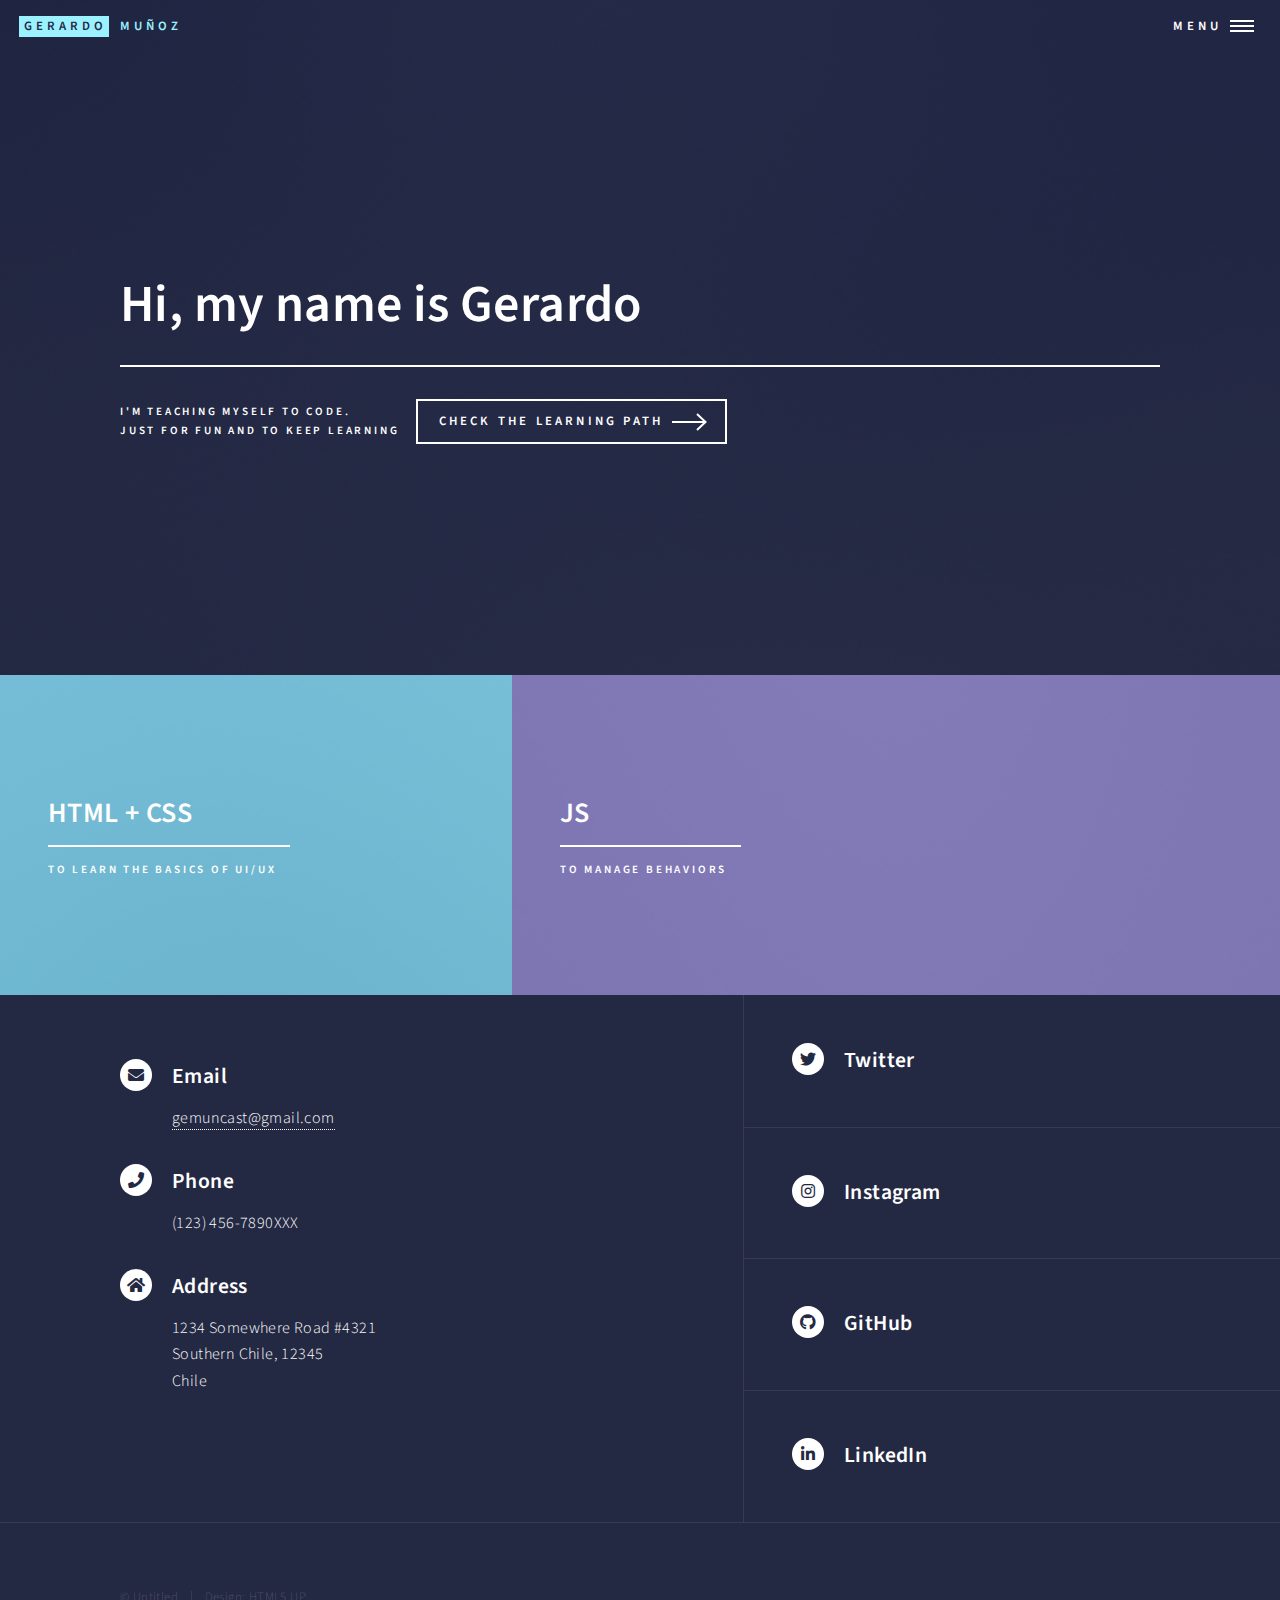
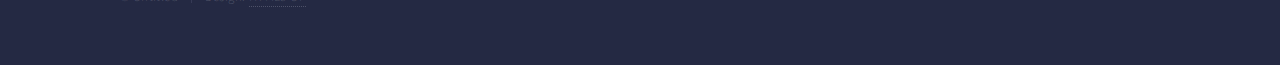
<file: index.html>
<!DOCTYPE HTML>
<!--
	Template : Forty by HTML5 UP
	Images from Template and unsplash	
-->
<html>
	<head>
		<title>Gerardo's Portfolio</title>
		<meta charset="utf-8" />
		<meta name="viewport" content="width=device-width, initial-scale=1, user-scalable=no" />
		<link rel="stylesheet" href="assets/css/main.css" />
		<noscript><link rel="stylesheet" href="assets/css/noscript.css" /></noscript>
	</head>
	<body class="is-preload">

		<!-- Wrapper -->
			<div id="wrapper">

				<!-- Header -->
					<header id="header" class="alt">
						<a href="index.html" class="logo"><strong>Gerardo</strong> <span>Muñoz</span></a>
						<nav>
							<a href="#menu">Menu</a>
						</nav>
					</header>

				<!-- Menu -->
                <nav id="menu">
					<ul class="links">
						<li><a href="index.html">Home</a></li>
						<li><a href="htmlCss.html">HTML + CSS</a></li>
						<li><a href="js.html">JS</a></li>
						<li><a href="#contact">Contact</a></li>
					</ul>
				</nav>

				<!-- Banner -->
					<section id="banner" class="major">
						<div class="inner">
							<header class="major">
								<h1>Hi, my name is Gerardo</h1>
							</header>
							<div class="content">
								<p>i'm teaching myself to code. <br />
								just for fun and to keep learning</p>
								<ul class="actions">
									<li><a href="#one" class="button next scrolly">Check the Learning Path</a></li>
								</ul>
							</div>
						</div>
					</section>

				<!-- Main -->
					<div id="main">

						<!-- One -->
							<section id="one" class="tiles">
								<article>
									<span class="image">
										<img src="images/pic01.jpg" alt="" />
									</span>
									<header class="major">
										<h3><a href="htmlCss.html" class="link">HTML + CSS</a></h3>
										<p>To Learn the basics of UI/UX</p>
									</header>
								</article>
								<article>
									<span class="image">
										<img src="images/pic02.jpg" alt="" />
									</span>
									<header class="major">
										<h3><a href="js.html" class="link">JS</a></h3>
										<p>To manage Behaviors</p>
									</header>
								</article>
							</section>

					</div>

				<!-- Contact -->
					<section id="contact">
						<div class="inner">							
							<section >
								<section>
									<div class="contact-method">
										<span class="icon solid alt fa-envelope"></span>
										<h3>Email</h3>
										<a>gemuncast@gmail.com</a>
									</div>
								</section>
								<section>
									<div class="contact-method">
										<span class="icon solid alt fa-phone"></span>
										<h3>Phone</h3>
										<span>(123) 456-7890XXX </span>
									</div>
								</section>
								<section>
									<div class="contact-method">
										<span class="icon solid alt fa-home"></span>
										<h3>Address</h3>
										<span>1234 Somewhere Road #4321<br />
                                        Southern Chile, 12345<br />
										Chile</span>
									</div>
								</section>
							</section>
                            <section class="split">
                                <section>
									<div class="contact-method">
										<span class="icon brands alt fa-twitter"></span>
										<h3>Twitter</h3>
									</div>
								</section>
                                <section>
									<div class="contact-method">
										<span class="icon brands alt fa-instagram"></span>
										<h3>Instagram</h3>
									</div>
								</section>
                                <section>
									<div class="contact-method">
										<span class="icon brands alt fa-github"></span>
										<h3>GitHub</h3>
									</div>
								</section>
                                <section>
									<div class="contact-method">
										<span class="icon brands alt fa-linkedin-in"></span>
										<h3>LinkedIn</h3>
									</div>
								</section>
                            </section>
						</div>
					</section>

				<!-- Footer -->
					<footer id="footer">
						<div class="inner">
							<ul class="copyright">
								<li>&copy; Untitled</li><li>Design: <a href="https://html5up.net">HTML5 UP</a></li>
							</ul>
						</div>
					</footer>

			</div>

		<!-- Scripts -->
			<script src="assets/js/jquery.min.js"></script>
			<script src="assets/js/jquery.scrolly.min.js"></script>
			<script src="assets/js/jquery.scrollex.min.js"></script>
			<script src="assets/js/browser.min.js"></script>
			<script src="assets/js/breakpoints.min.js"></script>
			<script src="assets/js/util.js"></script>
			<script src="assets/js/main.js"></script>

	</body>
</html>
</file>
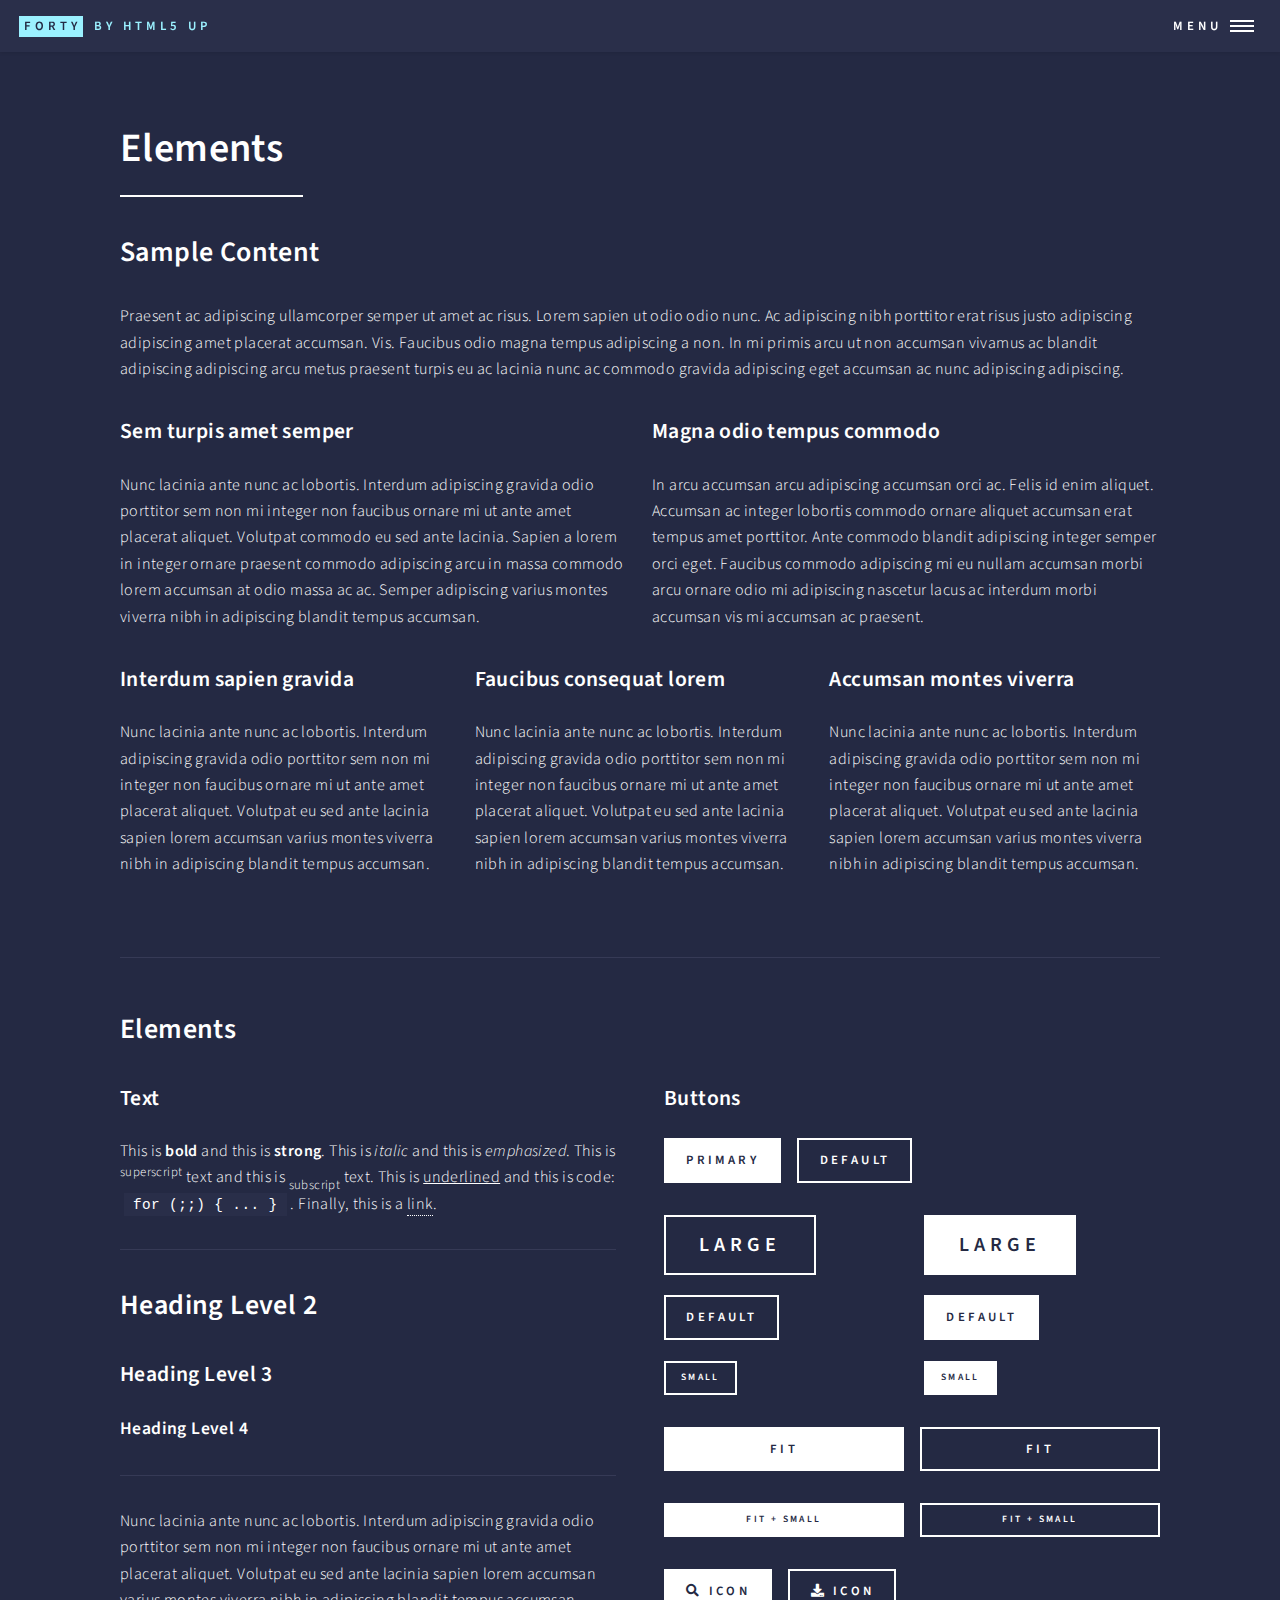
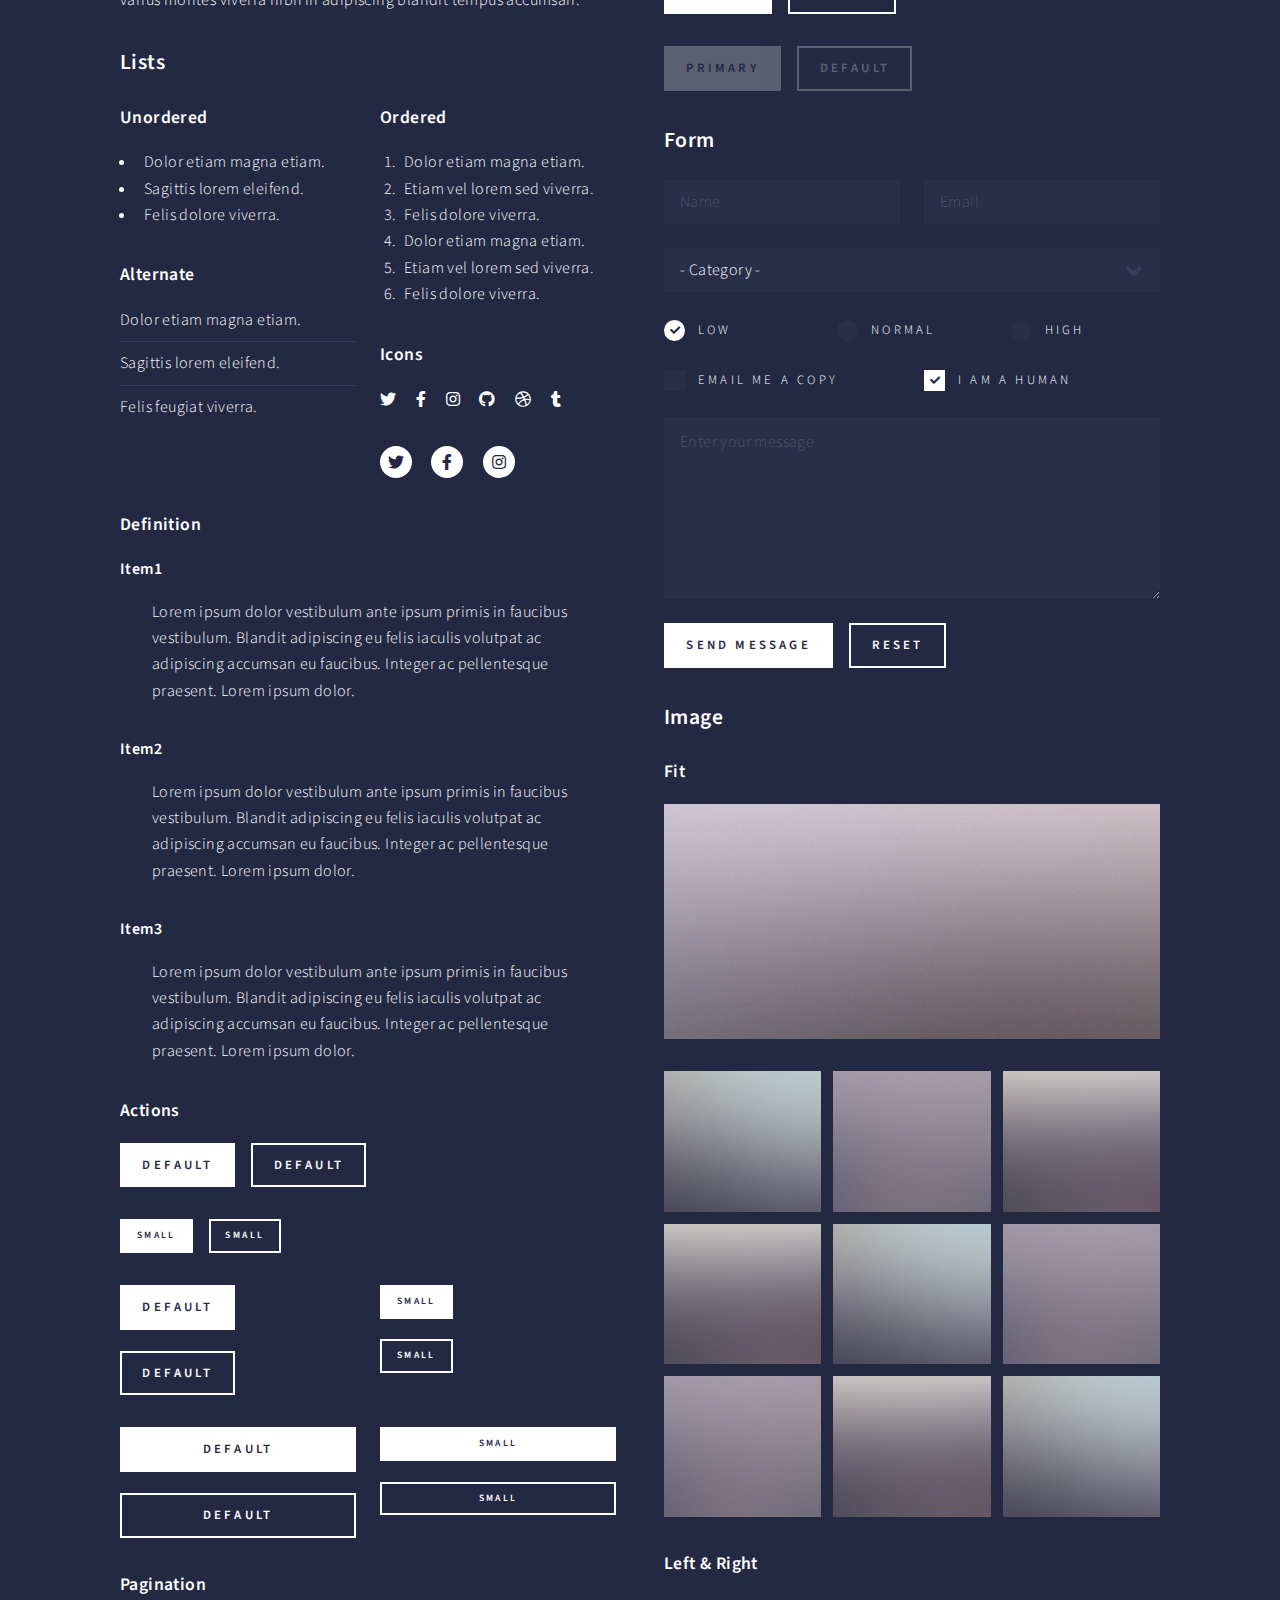
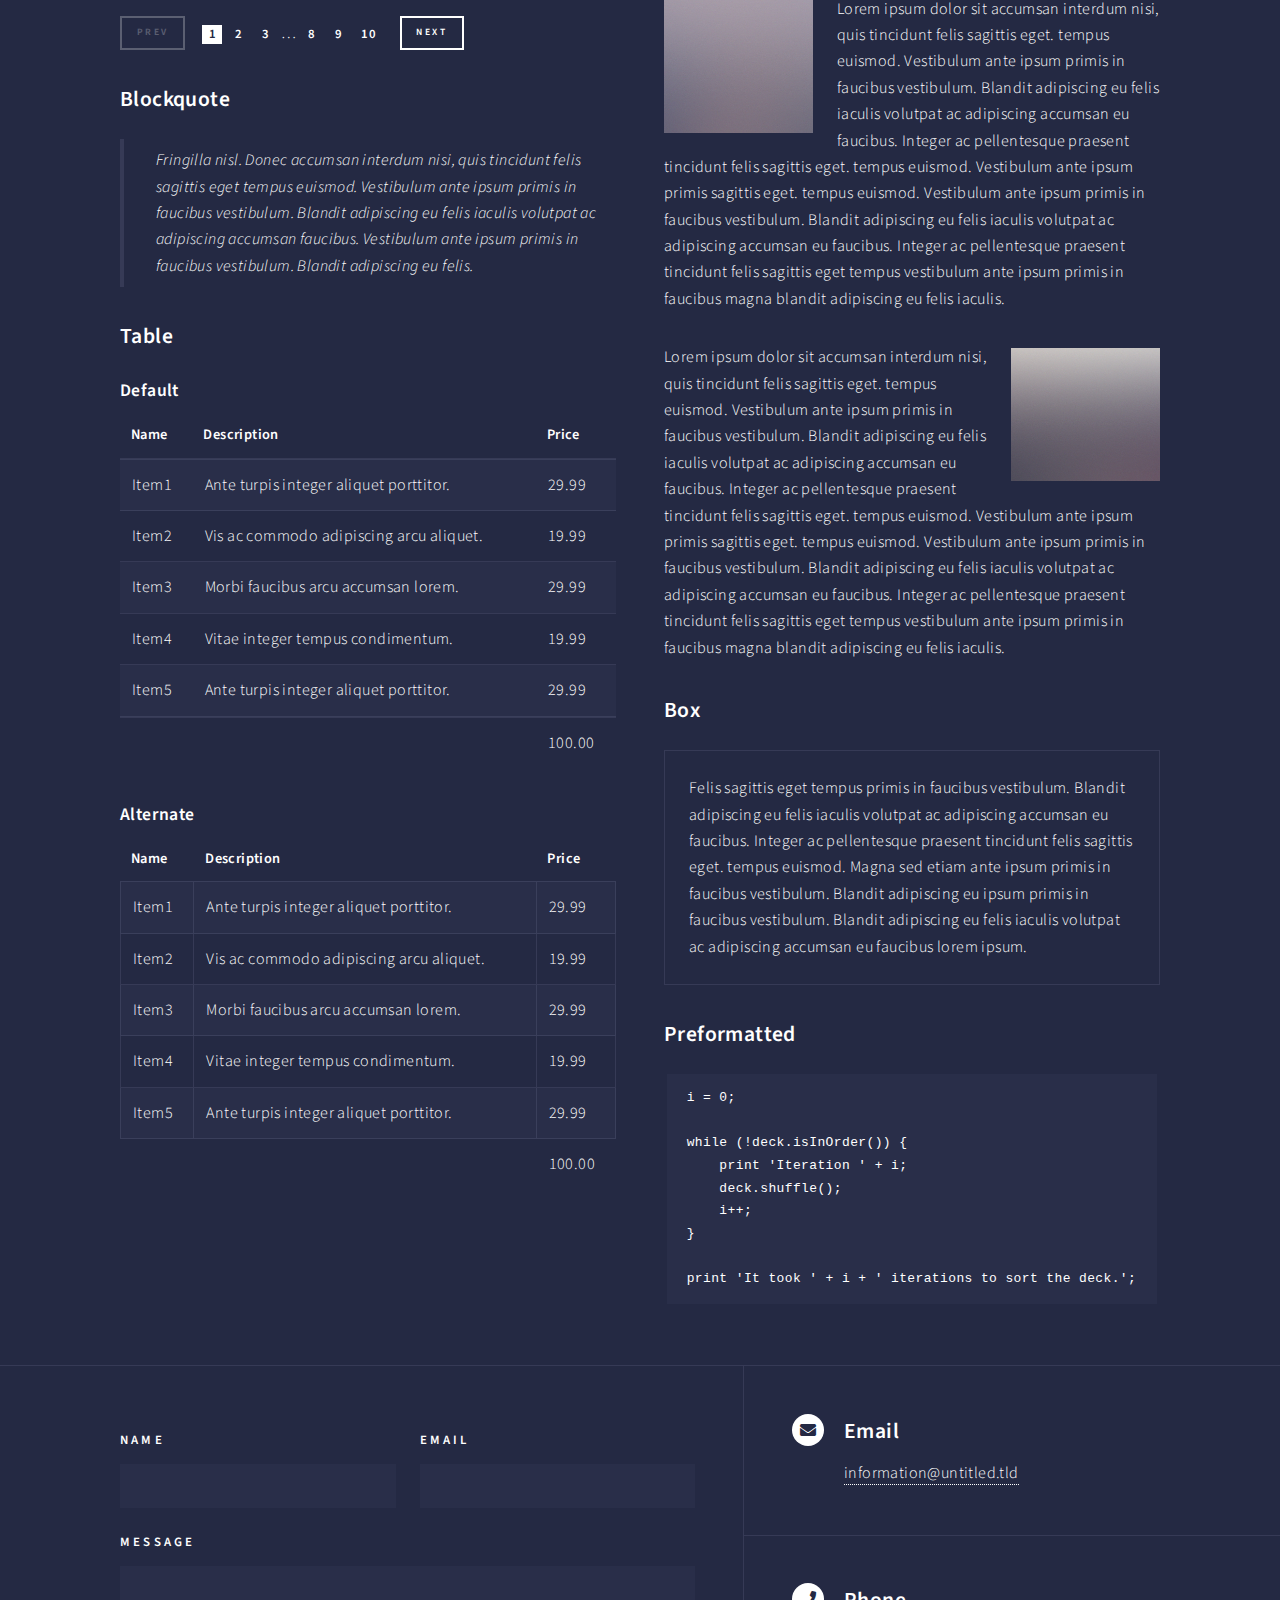
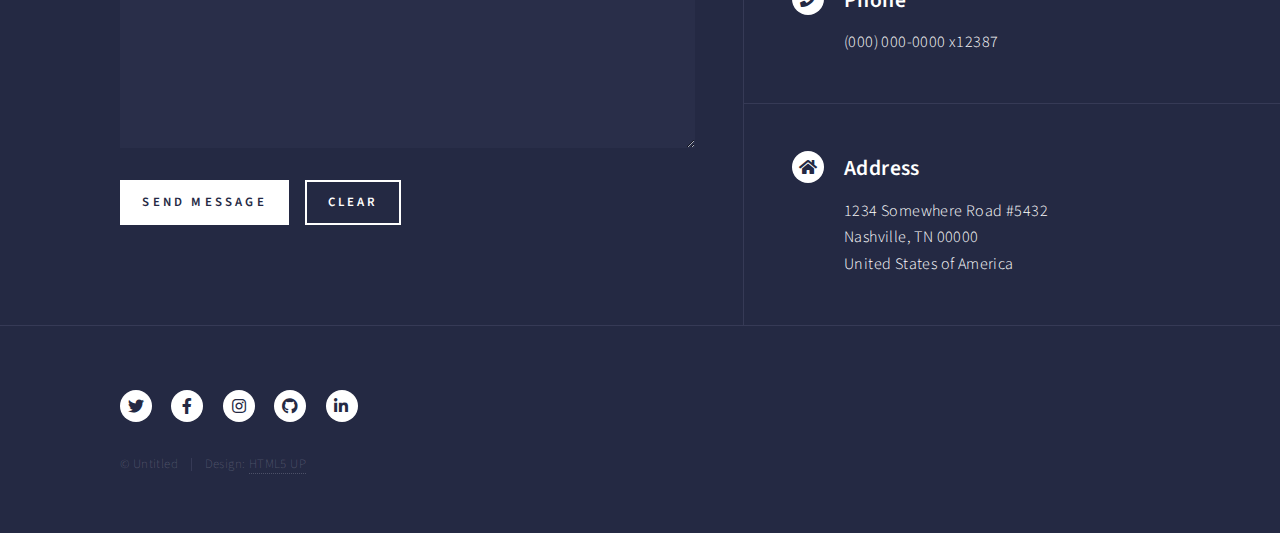
<file: elements.html>
<!DOCTYPE HTML>
<!--
	Forty by HTML5 UP
	html5up.net | @ajlkn
	Free for personal and commercial use under the CCA 3.0 license (html5up.net/license)
-->
<html>
	<head>
		<title>Elements - Forty by HTML5 UP</title>
		<meta charset="utf-8" />
		<meta name="viewport" content="width=device-width, initial-scale=1, user-scalable=no" />
		<link rel="stylesheet" href="assets/css/main.css" />
		<noscript><link rel="stylesheet" href="assets/css/noscript.css" /></noscript>
	</head>
	<body class="is-preload">

		<!-- Wrapper -->
			<div id="wrapper">

				<!-- Header -->
					<header id="header">
						<a href="index.html" class="logo"><strong>Forty</strong> <span>by HTML5 UP</span></a>
						<nav>
							<a href="#menu">Menu</a>
						</nav>
					</header>

				<!-- Menu -->
					<nav id="menu">
						<ul class="links">
							<li><a href="index.html">Home</a></li>
							<li><a href="landing.html">Landing</a></li>
							<li><a href="generic.html">Generic</a></li>
							<li><a href="elements.html">Elements</a></li>
						</ul>
						<ul class="actions stacked">
							<li><a href="#" class="button primary fit">Get Started</a></li>
							<li><a href="#" class="button fit">Log In</a></li>
						</ul>
					</nav>

				<!-- Main -->
					<div id="main" class="alt">

						<!-- One -->
							<section id="one">
								<div class="inner">
									<header class="major">
										<h1>Elements</h1>
									</header>

									<!-- Content -->
										<h2 id="content">Sample Content</h2>
										<p>Praesent ac adipiscing ullamcorper semper ut amet ac risus. Lorem sapien ut odio odio nunc. Ac adipiscing nibh porttitor erat risus justo adipiscing adipiscing amet placerat accumsan. Vis. Faucibus odio magna tempus adipiscing a non. In mi primis arcu ut non accumsan vivamus ac blandit adipiscing adipiscing arcu metus praesent turpis eu ac lacinia nunc ac commodo gravida adipiscing eget accumsan ac nunc adipiscing adipiscing.</p>
										<div class="row">
											<div class="col-6 col-12-small">
												<h3>Sem turpis amet semper</h3>
												<p>Nunc lacinia ante nunc ac lobortis. Interdum adipiscing gravida odio porttitor sem non mi integer non faucibus ornare mi ut ante amet placerat aliquet. Volutpat commodo eu sed ante lacinia. Sapien a lorem in integer ornare praesent commodo adipiscing arcu in massa commodo lorem accumsan at odio massa ac ac. Semper adipiscing varius montes viverra nibh in adipiscing blandit tempus accumsan.</p>
											</div>
											<div class="col-6 col-12-small">
												<h3>Magna odio tempus commodo</h3>
												<p>In arcu accumsan arcu adipiscing accumsan orci ac. Felis id enim aliquet. Accumsan ac integer lobortis commodo ornare aliquet accumsan erat tempus amet porttitor. Ante commodo blandit adipiscing integer semper orci eget. Faucibus commodo adipiscing mi eu nullam accumsan morbi arcu ornare odio mi adipiscing nascetur lacus ac interdum morbi accumsan vis mi accumsan ac praesent.</p>
											</div>
											<!-- Break -->
											<div class="col-4 col-12-medium">
												<h3>Interdum sapien gravida</h3>
												<p>Nunc lacinia ante nunc ac lobortis. Interdum adipiscing gravida odio porttitor sem non mi integer non faucibus ornare mi ut ante amet placerat aliquet. Volutpat eu sed ante lacinia sapien lorem accumsan varius montes viverra nibh in adipiscing blandit tempus accumsan.</p>
											</div>
											<div class="col-4 col-12-medium">
												<h3>Faucibus consequat lorem</h3>
												<p>Nunc lacinia ante nunc ac lobortis. Interdum adipiscing gravida odio porttitor sem non mi integer non faucibus ornare mi ut ante amet placerat aliquet. Volutpat eu sed ante lacinia sapien lorem accumsan varius montes viverra nibh in adipiscing blandit tempus accumsan.</p>
											</div>
											<div class="col-4 col-12-medium">
												<h3>Accumsan montes viverra</h3>
												<p>Nunc lacinia ante nunc ac lobortis. Interdum adipiscing gravida odio porttitor sem non mi integer non faucibus ornare mi ut ante amet placerat aliquet. Volutpat eu sed ante lacinia sapien lorem accumsan varius montes viverra nibh in adipiscing blandit tempus accumsan.</p>
											</div>
										</div>

									<hr class="major" />

									<!-- Elements -->
										<h2 id="elements">Elements</h2>
										<div class="row gtr-200">
											<div class="col-6 col-12-medium">

												<!-- Text stuff -->
													<h3>Text</h3>
													<p>This is <b>bold</b> and this is <strong>strong</strong>. This is <i>italic</i> and this is <em>emphasized</em>.
													This is <sup>superscript</sup> text and this is <sub>subscript</sub> text.
													This is <u>underlined</u> and this is code: <code>for (;;) { ... }</code>.
													Finally, this is a <a href="#">link</a>.</p>
													<hr />
													<h2>Heading Level 2</h2>
													<h3>Heading Level 3</h3>
													<h4>Heading Level 4</h4>
													<hr />
													<p>Nunc lacinia ante nunc ac lobortis. Interdum adipiscing gravida odio porttitor sem non mi integer non faucibus ornare mi ut ante amet placerat aliquet. Volutpat eu sed ante lacinia sapien lorem accumsan varius montes viverra nibh in adipiscing blandit tempus accumsan.</p>

												<!-- Lists -->
													<h3>Lists</h3>
													<div class="row">
														<div class="col-6 col-12-small">

															<h4>Unordered</h4>
															<ul>
																<li>Dolor etiam magna etiam.</li>
																<li>Sagittis lorem eleifend.</li>
																<li>Felis dolore viverra.</li>
															</ul>

															<h4>Alternate</h4>
															<ul class="alt">
																<li>Dolor etiam magna etiam.</li>
																<li>Sagittis lorem eleifend.</li>
																<li>Felis feugiat viverra.</li>
															</ul>

														</div>
														<div class="col-6 col-12-small">

															<h4>Ordered</h4>
															<ol>
																<li>Dolor etiam magna etiam.</li>
																<li>Etiam vel lorem sed viverra.</li>
																<li>Felis dolore viverra.</li>
																<li>Dolor etiam magna etiam.</li>
																<li>Etiam vel lorem sed viverra.</li>
																<li>Felis dolore viverra.</li>
															</ol>

															<h4>Icons</h4>
															<ul class="icons">
																<li><a href="#" class="icon brands fa-twitter"><span class="label">Twitter</span></a></li>
																<li><a href="#" class="icon brands fa-facebook-f"><span class="label">Facebook</span></a></li>
																<li><a href="#" class="icon brands fa-instagram"><span class="label">Instagram</span></a></li>
																<li><a href="#" class="icon brands fa-github"><span class="label">Github</span></a></li>
																<li><a href="#" class="icon brands fa-dribbble"><span class="label">Dribbble</span></a></li>
																<li><a href="#" class="icon brands fa-tumblr"><span class="label">Tumblr</span></a></li>
															</ul>
															<ul class="icons">
																<li><a href="#" class="icon brands alt fa-twitter"><span class="label">Twitter</span></a></li>
																<li><a href="#" class="icon brands alt fa-facebook-f"><span class="label">Facebook</span></a></li>
																<li><a href="#" class="icon brands alt fa-instagram"><span class="label">Instagram</span></a></li>
															</ul>

														</div>
													</div>
													<h4>Definition</h4>
													<dl>
														<dt>Item1</dt>
														<dd>
															<p>Lorem ipsum dolor vestibulum ante ipsum primis in faucibus vestibulum. Blandit adipiscing eu felis iaculis volutpat ac adipiscing accumsan eu faucibus. Integer ac pellentesque praesent. Lorem ipsum dolor.</p>
														</dd>
														<dt>Item2</dt>
														<dd>
															<p>Lorem ipsum dolor vestibulum ante ipsum primis in faucibus vestibulum. Blandit adipiscing eu felis iaculis volutpat ac adipiscing accumsan eu faucibus. Integer ac pellentesque praesent. Lorem ipsum dolor.</p>
														</dd>
														<dt>Item3</dt>
														<dd>
															<p>Lorem ipsum dolor vestibulum ante ipsum primis in faucibus vestibulum. Blandit adipiscing eu felis iaculis volutpat ac adipiscing accumsan eu faucibus. Integer ac pellentesque praesent. Lorem ipsum dolor.</p>
														</dd>
													</dl>

													<h4>Actions</h4>
													<ul class="actions">
														<li><a href="#" class="button primary">Default</a></li>
														<li><a href="#" class="button">Default</a></li>
													</ul>
													<ul class="actions small">
														<li><a href="#" class="button primary small">Small</a></li>
														<li><a href="#" class="button small">Small</a></li>
													</ul>
													<div class="row">
														<div class="col-6 col-12-small">
															<ul class="actions stacked">
																<li><a href="#" class="button primary">Default</a></li>
																<li><a href="#" class="button">Default</a></li>
															</ul>
														</div>
														<div class="col-6 col-12-small">
															<ul class="actions stacked">
																<li><a href="#" class="button primary small">Small</a></li>
																<li><a href="#" class="button small">Small</a></li>
															</ul>
														</div>
														<div class="col-6 col-12-small">
															<ul class="actions stacked">
																<li><a href="#" class="button primary fit">Default</a></li>
																<li><a href="#" class="button fit">Default</a></li>
															</ul>
														</div>
														<div class="col-6 col-12-small">
															<ul class="actions stacked">
																<li><a href="#" class="button primary small fit">Small</a></li>
																<li><a href="#" class="button small fit">Small</a></li>
															</ul>
														</div>
													</div>

													<h4>Pagination</h4>
													<ul class="pagination">
														<li><span class="button small disabled">Prev</span></li>
														<li><a href="#" class="page active">1</a></li>
														<li><a href="#" class="page">2</a></li>
														<li><a href="#" class="page">3</a></li>
														<li><span>&hellip;</span></li>
														<li><a href="#" class="page">8</a></li>
														<li><a href="#" class="page">9</a></li>
														<li><a href="#" class="page">10</a></li>
														<li><a href="#" class="button small">Next</a></li>
													</ul>

												<!-- Blockquote -->
													<h3>Blockquote</h3>
													<blockquote>Fringilla nisl. Donec accumsan interdum nisi, quis tincidunt felis sagittis eget tempus euismod. Vestibulum ante ipsum primis in faucibus vestibulum. Blandit adipiscing eu felis iaculis volutpat ac adipiscing accumsan faucibus. Vestibulum ante ipsum primis in faucibus vestibulum. Blandit adipiscing eu felis.</blockquote>

												<!-- Table -->
													<h3>Table</h3>

													<h4>Default</h4>
													<div class="table-wrapper">
														<table>
															<thead>
																<tr>
																	<th>Name</th>
																	<th>Description</th>
																	<th>Price</th>
																</tr>
															</thead>
															<tbody>
																<tr>
																	<td>Item1</td>
																	<td>Ante turpis integer aliquet porttitor.</td>
																	<td>29.99</td>
																</tr>
																<tr>
																	<td>Item2</td>
																	<td>Vis ac commodo adipiscing arcu aliquet.</td>
																	<td>19.99</td>
																</tr>
																<tr>
																	<td>Item3</td>
																	<td> Morbi faucibus arcu accumsan lorem.</td>
																	<td>29.99</td>
																</tr>
																<tr>
																	<td>Item4</td>
																	<td>Vitae integer tempus condimentum.</td>
																	<td>19.99</td>
																</tr>
																<tr>
																	<td>Item5</td>
																	<td>Ante turpis integer aliquet porttitor.</td>
																	<td>29.99</td>
																</tr>
															</tbody>
															<tfoot>
																<tr>
																	<td colspan="2"></td>
																	<td>100.00</td>
																</tr>
															</tfoot>
														</table>
													</div>

													<h4>Alternate</h4>
													<div class="table-wrapper">
														<table class="alt">
															<thead>
																<tr>
																	<th>Name</th>
																	<th>Description</th>
																	<th>Price</th>
																</tr>
															</thead>
															<tbody>
																<tr>
																	<td>Item1</td>
																	<td>Ante turpis integer aliquet porttitor.</td>
																	<td>29.99</td>
																</tr>
																<tr>
																	<td>Item2</td>
																	<td>Vis ac commodo adipiscing arcu aliquet.</td>
																	<td>19.99</td>
																</tr>
																<tr>
																	<td>Item3</td>
																	<td> Morbi faucibus arcu accumsan lorem.</td>
																	<td>29.99</td>
																</tr>
																<tr>
																	<td>Item4</td>
																	<td>Vitae integer tempus condimentum.</td>
																	<td>19.99</td>
																</tr>
																<tr>
																	<td>Item5</td>
																	<td>Ante turpis integer aliquet porttitor.</td>
																	<td>29.99</td>
																</tr>
															</tbody>
															<tfoot>
																<tr>
																	<td colspan="2"></td>
																	<td>100.00</td>
																</tr>
															</tfoot>
														</table>
													</div>

											</div>
											<div class="col-6 col-12-medium">

												<!-- Buttons -->
													<h3>Buttons</h3>
													<ul class="actions">
														<li><a href="#" class="button primary">Primary</a></li>
														<li><a href="#" class="button">Default</a></li>
													</ul>
													<div class="row">
														<div class="col-6 col-12-xsmall">
															<ul class="actions stacked">
																<li><a href="#" class="button large">Large</a></li>
																<li><a href="#" class="button">Default</a></li>
																<li><a href="#" class="button small">Small</a></li>
															</ul>
														</div>
														<div class="col-6 col-12-xsmall">
															<ul class="actions stacked">
																<li><a href="#" class="button primary large">Large</a></li>
																<li><a href="#" class="button primary">Default</a></li>
																<li><a href="#" class="button primary small">Small</a></li>
															</ul>
														</div>
													</div>
													<ul class="actions fit">
														<li><a href="#" class="button primary fit">Fit</a></li>
														<li><a href="#" class="button fit">Fit</a></li>
													</ul>
													<ul class="actions fit small">
														<li><a href="#" class="button primary fit small">Fit + Small</a></li>
														<li><a href="#" class="button fit small">Fit + Small</a></li>
													</ul>
													<ul class="actions">
														<li><a href="#" class="button primary icon solid fa-search">Icon</a></li>
														<li><a href="#" class="button icon solid fa-download">Icon</a></li>
													</ul>
													<ul class="actions">
														<li><span class="button primary disabled">Primary</span></li>
														<li><span class="button disabled">Default</span></li>
													</ul>

												<!-- Form -->
													<h3>Form</h3>

													<form method="post" action="#">
														<div class="row gtr-uniform">
															<div class="col-6 col-12-xsmall">
																<input type="text" name="demo-name" id="demo-name" value="" placeholder="Name" />
															</div>
															<div class="col-6 col-12-xsmall">
																<input type="email" name="demo-email" id="demo-email" value="" placeholder="Email" />
															</div>
															<!-- Break -->
															<div class="col-12">
																<select name="demo-category" id="demo-category">
																	<option value="">- Category -</option>
																	<option value="1">Manufacturing</option>
																	<option value="1">Shipping</option>
																	<option value="1">Administration</option>
																	<option value="1">Human Resources</option>
																</select>
															</div>
															<!-- Break -->
															<div class="col-4 col-12-small">
																<input type="radio" id="demo-priority-low" name="demo-priority" checked>
																<label for="demo-priority-low">Low</label>
															</div>
															<div class="col-4 col-12-small">
																<input type="radio" id="demo-priority-normal" name="demo-priority">
																<label for="demo-priority-normal">Normal</label>
															</div>
															<div class="col-4 col-12-small">
																<input type="radio" id="demo-priority-high" name="demo-priority">
																<label for="demo-priority-high">High</label>
															</div>
															<!-- Break -->
															<div class="col-6 col-12-small">
																<input type="checkbox" id="demo-copy" name="demo-copy">
																<label for="demo-copy">Email me a copy</label>
															</div>
															<div class="col-6 col-12-small">
																<input type="checkbox" id="demo-human" name="demo-human" checked>
																<label for="demo-human">I am a human</label>
															</div>
															<!-- Break -->
															<div class="col-12">
																<textarea name="demo-message" id="demo-message" placeholder="Enter your message" rows="6"></textarea>
															</div>
															<!-- Break -->
															<div class="col-12">
																<ul class="actions">
																	<li><input type="submit" value="Send Message" class="primary" /></li>
																	<li><input type="reset" value="Reset" /></li>
																</ul>
															</div>
														</div>
													</form>

												<!-- Image -->
													<h3>Image</h3>

													<h4>Fit</h4>
													<span class="image fit"><img src="images/pic03.jpg" alt="" /></span>
													<div class="box alt">
														<div class="row gtr-50 gtr-uniform">
															<div class="col-4"><span class="image fit"><img src="images/pic08.jpg" alt="" /></span></div>
															<div class="col-4"><span class="image fit"><img src="images/pic09.jpg" alt="" /></span></div>
															<div class="col-4"><span class="image fit"><img src="images/pic10.jpg" alt="" /></span></div>
															<!-- Break -->
															<div class="col-4"><span class="image fit"><img src="images/pic10.jpg" alt="" /></span></div>
															<div class="col-4"><span class="image fit"><img src="images/pic08.jpg" alt="" /></span></div>
															<div class="col-4"><span class="image fit"><img src="images/pic09.jpg" alt="" /></span></div>
															<!-- Break -->
															<div class="col-4"><span class="image fit"><img src="images/pic09.jpg" alt="" /></span></div>
															<div class="col-4"><span class="image fit"><img src="images/pic10.jpg" alt="" /></span></div>
															<div class="col-4"><span class="image fit"><img src="images/pic08.jpg" alt="" /></span></div>
														</div>
													</div>

													<h4>Left &amp; Right</h4>
													<p><span class="image left"><img src="images/pic09.jpg" alt="" /></span>Lorem ipsum dolor sit accumsan interdum nisi, quis tincidunt felis sagittis eget. tempus euismod. Vestibulum ante ipsum primis in faucibus vestibulum. Blandit adipiscing eu felis iaculis volutpat ac adipiscing accumsan eu faucibus. Integer ac pellentesque praesent tincidunt felis sagittis eget. tempus euismod. Vestibulum ante ipsum primis sagittis eget. tempus euismod. Vestibulum ante ipsum primis in faucibus vestibulum. Blandit adipiscing eu felis iaculis volutpat ac adipiscing accumsan eu faucibus. Integer ac pellentesque praesent tincidunt felis sagittis eget tempus vestibulum ante ipsum primis in faucibus magna blandit adipiscing eu felis iaculis.</p>
													<p><span class="image right"><img src="images/pic10.jpg" alt="" /></span>Lorem ipsum dolor sit accumsan interdum nisi, quis tincidunt felis sagittis eget. tempus euismod. Vestibulum ante ipsum primis in faucibus vestibulum. Blandit adipiscing eu felis iaculis volutpat ac adipiscing accumsan eu faucibus. Integer ac pellentesque praesent tincidunt felis sagittis eget. tempus euismod. Vestibulum ante ipsum primis sagittis eget. tempus euismod. Vestibulum ante ipsum primis in faucibus vestibulum. Blandit adipiscing eu felis iaculis volutpat ac adipiscing accumsan eu faucibus. Integer ac pellentesque praesent tincidunt felis sagittis eget tempus vestibulum ante ipsum primis in faucibus magna blandit adipiscing eu felis iaculis.</p>

												<!-- Box -->
													<h3>Box</h3>
													<div class="box">
														<p>Felis sagittis eget tempus primis in faucibus vestibulum. Blandit adipiscing eu felis iaculis volutpat ac adipiscing accumsan eu faucibus. Integer ac pellentesque praesent tincidunt felis sagittis eget. tempus euismod. Magna sed etiam ante ipsum primis in faucibus vestibulum. Blandit adipiscing eu ipsum primis in faucibus vestibulum. Blandit adipiscing eu felis iaculis volutpat ac adipiscing accumsan eu faucibus lorem ipsum.</p>
													</div>

												<!-- Preformatted Code -->
													<h3>Preformatted</h3>
													<pre><code>i = 0;

while (!deck.isInOrder()) {
    print 'Iteration ' + i;
    deck.shuffle();
    i++;
}

print 'It took ' + i + ' iterations to sort the deck.';
</code></pre>

											</div>
										</div>

								</div>
							</section>

					</div>

				<!-- Contact -->
					<section id="contact">
						<div class="inner">
							<section>
								<form method="post" action="#">
									<div class="fields">
										<div class="field half">
											<label for="name">Name</label>
											<input type="text" name="name" id="name" />
										</div>
										<div class="field half">
											<label for="email">Email</label>
											<input type="text" name="email" id="email" />
										</div>
										<div class="field">
											<label for="message">Message</label>
											<textarea name="message" id="message" rows="6"></textarea>
										</div>
									</div>
									<ul class="actions">
										<li><input type="submit" value="Send Message" class="primary" /></li>
										<li><input type="reset" value="Clear" /></li>
									</ul>
								</form>
							</section>
							<section class="split">
								<section>
									<div class="contact-method">
										<span class="icon solid alt fa-envelope"></span>
										<h3>Email</h3>
										<a href="#">information@untitled.tld</a>
									</div>
								</section>
								<section>
									<div class="contact-method">
										<span class="icon solid alt fa-phone"></span>
										<h3>Phone</h3>
										<span>(000) 000-0000 x12387</span>
									</div>
								</section>
								<section>
									<div class="contact-method">
										<span class="icon solid alt fa-home"></span>
										<h3>Address</h3>
										<span>1234 Somewhere Road #5432<br />
										Nashville, TN 00000<br />
										United States of America</span>
									</div>
								</section>
							</section>
						</div>
					</section>

				<!-- Footer -->
					<footer id="footer">
						<div class="inner">
							<ul class="icons">
								<li><a href="#" class="icon brands alt fa-twitter"><span class="label">Twitter</span></a></li>
								<li><a href="#" class="icon brands alt fa-facebook-f"><span class="label">Facebook</span></a></li>
								<li><a href="#" class="icon brands alt fa-instagram"><span class="label">Instagram</span></a></li>
								<li><a href="#" class="icon brands alt fa-github"><span class="label">GitHub</span></a></li>
								<li><a href="#" class="icon brands alt fa-linkedin-in"><span class="label">LinkedIn</span></a></li>
							</ul>
							<ul class="copyright">
								<li>&copy; Untitled</li><li>Design: <a href="https://html5up.net">HTML5 UP</a></li>
							</ul>
						</div>
					</footer>

			</div>

		<!-- Scripts -->
			<script src="assets/js/jquery.min.js"></script>
			<script src="assets/js/jquery.scrolly.min.js"></script>
			<script src="assets/js/jquery.scrollex.min.js"></script>
			<script src="assets/js/browser.min.js"></script>
			<script src="assets/js/breakpoints.min.js"></script>
			<script src="assets/js/util.js"></script>
			<script src="assets/js/main.js"></script>

	</body>
</html>
</file>
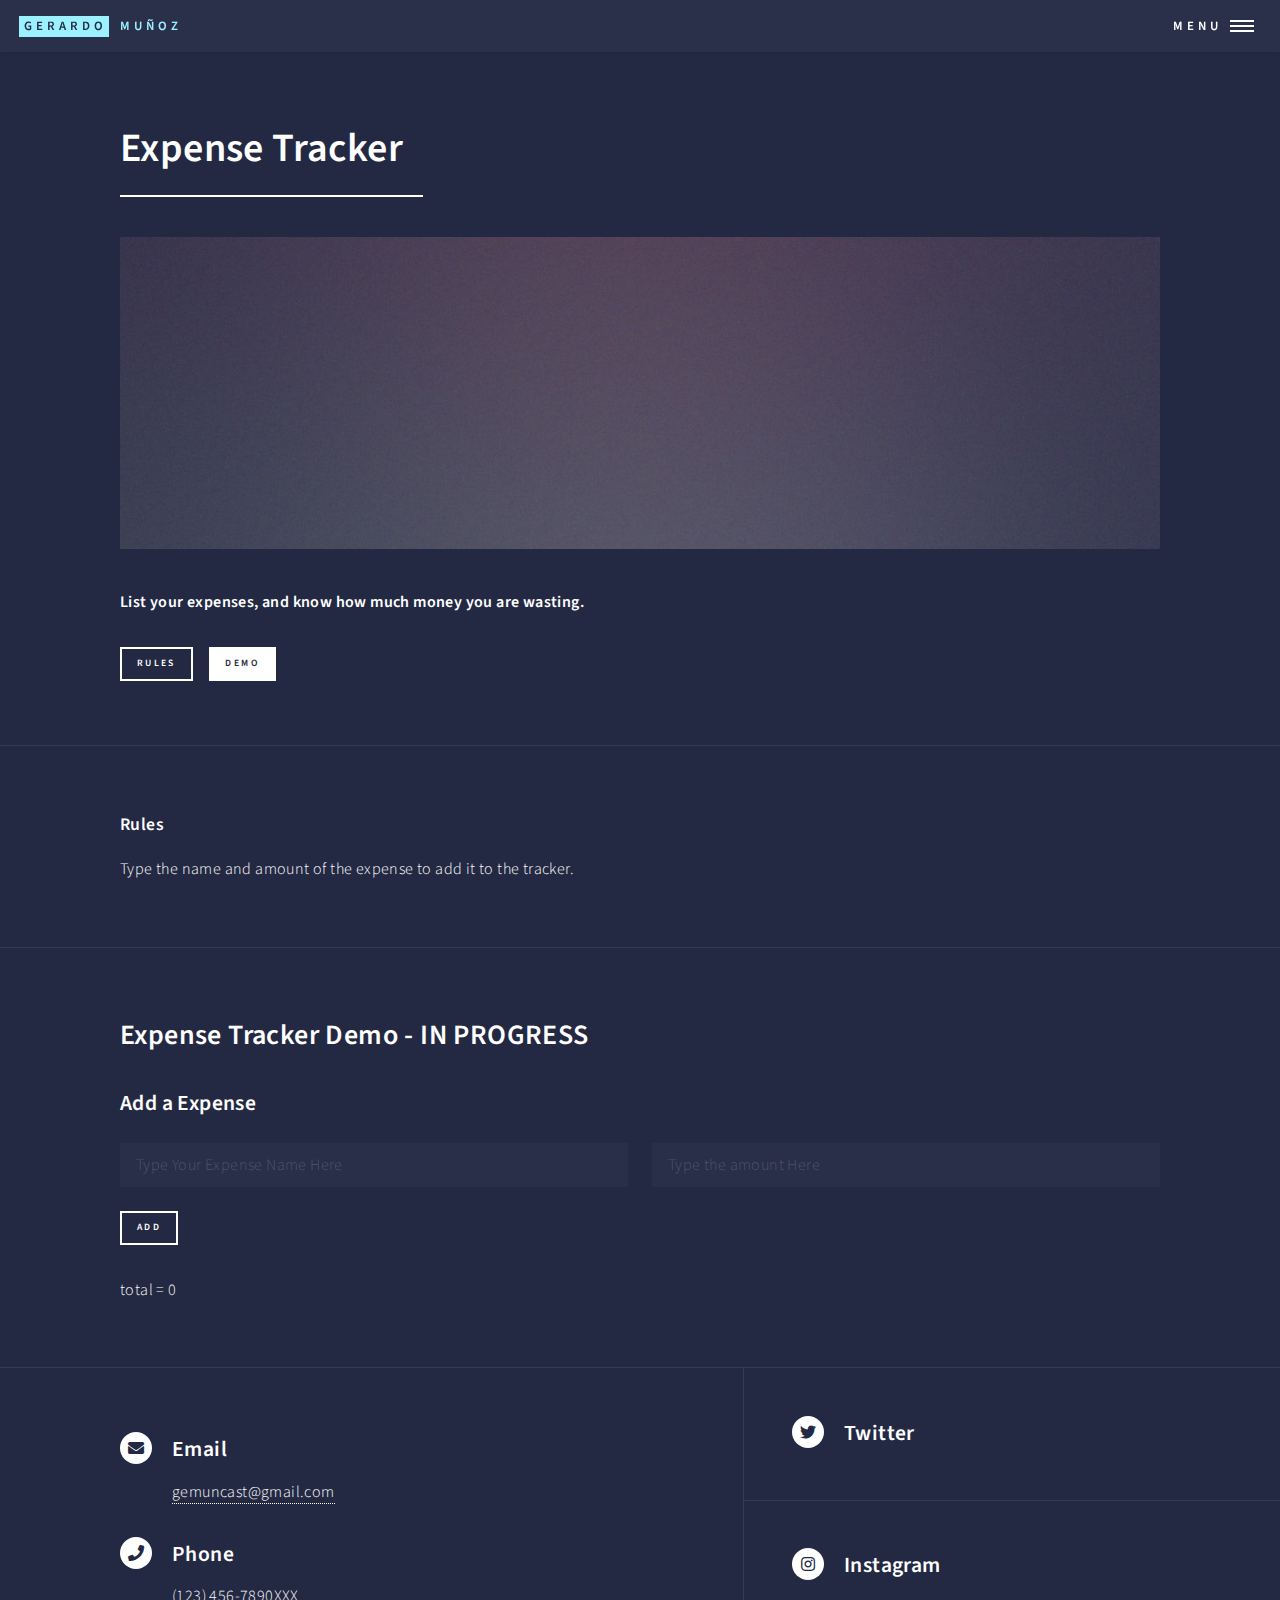
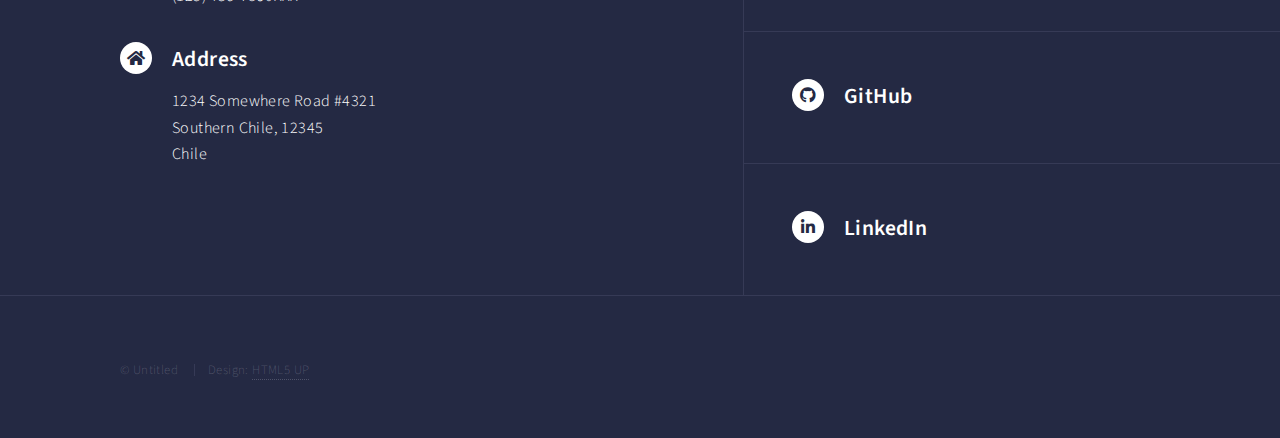
<file: expenseTracker.html>
<!DOCTYPE HTML>
<!--
	Forty by HTML5 UP
	html5up.net | @ajlkn
	Free for personal and commercial use under the CCA 3.0 license (html5up.net/license)
-->
<html>

<head>
    <title>Gerardo's Portfolio</title>
    <meta charset="utf-8" />
    <meta name="viewport" content="width=device-width, initial-scale=1, user-scalable=no" />
    <link rel="stylesheet" href="assets/css/main.css" />
    <noscript>
        <link rel="stylesheet" href="assets/css/noscript.css" />
    </noscript>

</head>

<body class="is-preload">

    <!-- Wrapper -->
    <div id="wrapper">

        <!-- Header -->
        <header id="header">
            <a href="index.html" class="logo"><strong>Gerardo</strong> <span>Muñoz</span></a>
            <nav>
                <a href="#menu">Menu</a>
            </nav>
        </header>

        <!-- Menu -->
        <nav id="menu">
            <ul class="links">
                <li><a href="index.html">Home</a></li>
                <li><a href="htmlCss.html">HTML + CSS</a></li>
                <li><a href="js.html">JS</a></li>
                <li><a href="#contact">Contact</a></li>
            </ul>
        </nav>

        <!-- Main -->
        <div id="main" class="alt">

            <!-- One -->
            <section id="one">
                <div class="inner">
                    <header class="major">
                        <h1>Expense Tracker</h1>
                    </header>
                    <span class="image main"><img src="images/pic11.jpg" alt="" /></span>
                    <p><strong>List your expenses, and know how much money you are wasting.</strong></p>
                    <ul class="actions">
                        <li><a href="#rules" class="button small ">Rules</a></li>
                        <li><a href="#App" class="button small primary">Demo</a></li>
                    </ul>
                </div>
            </section>

            <!-- two -->

            <section id="rules">
                <div class="inner">
                    <h4>Rules</h4>
                    <p>Type the name and amount of the expense to add it to the tracker.
                    </p>
                </div>

            </section>

            <!-- two -->

            <section id="App">
                <div class="inner">
                    <section>
                        <h2>Expense Tracker Demo - IN PROGRESS</h2>
                        <div>
                            <h3>Add a Expense</h3>
                            <form method="post" action="#">
                                <div class="row gtr-uniform">
                                    <div class="col-6 col-12-xsmall">
                                        <input type="text" name="add Expense" id="newExpense" value=""
                                            placeholder="Type Your Expense Name Here" />
                                    </div>
                                    <div class="col-6 col-12-xsmall">
                                        <input type="text" name="add Expense amount" id="newAmount" value=""
                                            placeholder="Type the amount Here" />
                                    </div>
                                    <div class="col-12">
                                        <ul class="actions">
                                            <li><a id="addExpense" class="button small">Add</a></li>
                                        </ul>
                                    </div>
                                </div>
                            </form>
                        </div>
                    </section>
                    <section>
                        <ol id="totalDisplay">
                        </ol>
                        <div>
                            <p>total = <span id='totalExp'>0</span> </p>
                        </div>
                    </section>
                </div>

            </section>

        </div>

        <!-- Contact -->
        <section id="contact">
            <div class="inner">
                <section>
                    <section>
                        <div class="contact-method">
                            <span class="icon solid alt fa-envelope"></span>
                            <h3>Email</h3>
                            <a>gemuncast@gmail.com</a>
                        </div>
                    </section>
                    <section>
                        <div class="contact-method">
                            <span class="icon solid alt fa-phone"></span>
                            <h3>Phone</h3>
                            <span>(123) 456-7890XXX </span>
                        </div>
                    </section>
                    <section>
                        <div class="contact-method">
                            <span class="icon solid alt fa-home"></span>
                            <h3>Address</h3>
                            <span>1234 Somewhere Road #4321<br />
                                Southern Chile, 12345<br />
                                Chile</span>
                        </div>
                    </section>
                </section>

                <section class="split">
                    <section>
                        <div class="contact-method">
                            <span class="icon brands alt fa-twitter"></span>
                            <h3>Twitter</h3>
                        </div>
                    </section>
                    <section>
                        <div class="contact-method">
                            <span class="icon brands alt fa-instagram"></span>
                            <h3>Instagram</h3>
                        </div>
                    </section>
                    <section>
                        <div class="contact-method">
                            <span class="icon brands alt fa-github"></span>
                            <h3>GitHub</h3>
                        </div>
                    </section>
                    <section>
                        <div class="contact-method">
                            <span class="icon brands alt fa-linkedin-in"></span>
                            <h3>LinkedIn</h3>
                        </div>
                    </section>
                </section>
            </div>
        </section>

        <!-- Footer -->
        <footer id="footer">
            <div class="inner">
                <ul class="copyright">
                    <li>&copy; Untitled</li>
                    <li>Design: <a href="https://html5up.net">HTML5 UP</a></li>
                </ul>
            </div>
        </footer>

    </div>

    <!-- Scripts -->
    <script src="assets/js/jquery.min.js"></script>
    <script src="assets/js/jquery.scrolly.min.js"></script>
    <script src="assets/js/jquery.scrollex.min.js"></script>
    <script src="assets/js/browser.min.js"></script>
    <script src="assets/js/breakpoints.min.js"></script>
    <script src="assets/js/util.js"></script>
    <script src="assets/js/main.js"></script>

    <script src="assets/js/uiExpenseTracker.js"></script>
    <script src="assets/js/appExpenseTracker.js"></script>

</body>

</html>
</file>
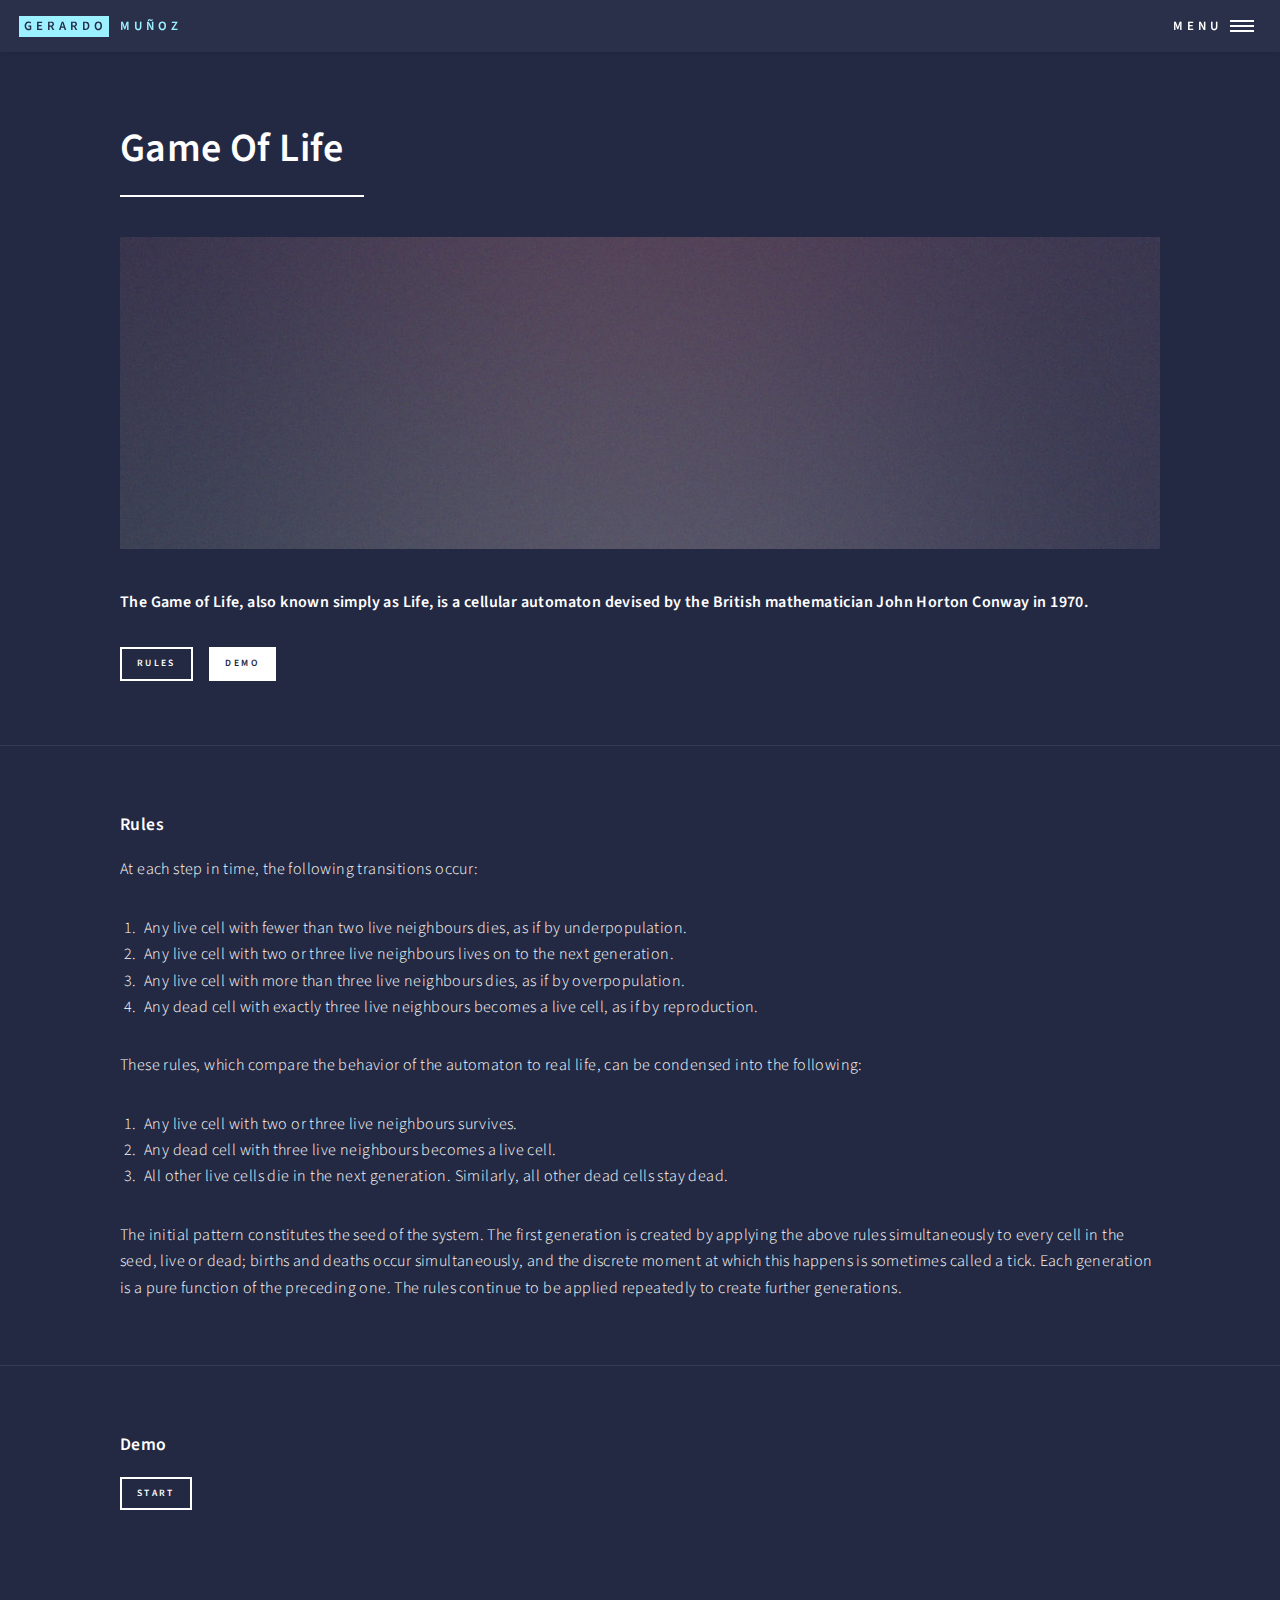
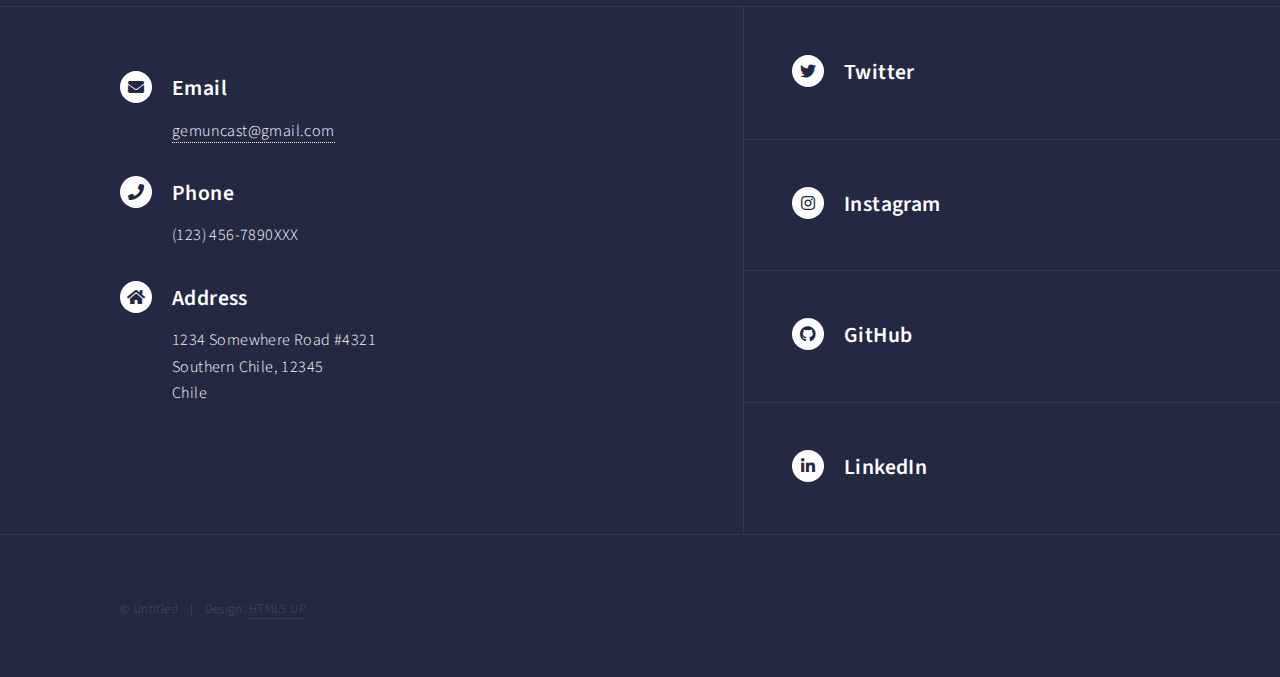
<file: gameOfLife.html>
<!DOCTYPE HTML>
<!--
	Forty by HTML5 UP
	html5up.net | @ajlkn
	Free for personal and commercial use under the CCA 3.0 license (html5up.net/license)
-->
<html>
	<head>
		<title>Gerardo's Portfolio</title>
		<meta charset="utf-8" />
		<meta name="viewport" content="width=device-width, initial-scale=1, user-scalable=no" />
		<link rel="stylesheet" href="assets/css/main.css" />
        <link rel="stylesheet" href="assets/css/gameOfLife.css" />
		<noscript><link rel="stylesheet" href="assets/css/noscript.css" /></noscript>        
        <script src="assets/js/gameOfLife.js"></script>
	</head>
	<body class="is-preload">

		<!-- Wrapper -->
			<div id="wrapper">

				<!-- Header -->
					<header id="header">
						<a href="index.html" class="logo"><strong>Gerardo</strong> <span>Muñoz</span></a>
						<nav>
							<a href="#menu">Menu</a>
						</nav>
					</header>

				<!-- Menu -->
				<nav id="menu">
					<ul class="links">
						<li><a href="index.html">Home</a></li>
						<li><a href="htmlCss.html">HTML + CSS</a></li>
						<li><a href="js.html">JS</a></li>
						<!-- <li><a href="reactNode.html">React & React</a></li> -->
						<li><a href="#contact">Contact</a></li>
					</ul>
					<!-- <ul class="actions stacked">
						<li><a href="#" class="button primary fit">Get Started</a></li>
						<li><a href="#" class="button fit">Log In</a></li>
					</ul> -->
				</nav>

				<!-- Main -->
					<div id="main" class="alt">

						<!-- One -->
							<section id="one">
								<div class="inner">
									<header class="major">
										<h1>Game Of Life</h1>
									</header>
									<span class="image main"><img src="images/pic11.jpg" alt="" /></span>
									<p><strong>The Game of Life, also known simply as Life, is a cellular automaton devised by the British mathematician John Horton Conway in 1970.</strong></p>
                                    <ul class="actions">
                                        <li><a href="#rules" class="button small ">Rules</a></li>
                                        <li><a href="#game" class="button small primary">Demo</a></li>
                                    </ul>
								</div>
							</section>

						<!-- two -->

							<section id="rules">
								<div class="inner">								
									<h4>Rules</h4>
									<p>At each step in time, the following transitions occur:</p>
									<ol>
                                        <li>Any live cell with fewer than two live neighbours dies, as if by underpopulation.</li>
                                        <li>Any live cell with two or three live neighbours lives on to the next generation.</li>
                                        <li>Any live cell with more than three live neighbours dies, as if by overpopulation.</li>
                                        <li>Any dead cell with exactly three live neighbours becomes a live cell, as if by reproduction.</li>
                                    </ol>
                                    <p>These rules, which compare the behavior of the automaton to real life, can be condensed into the following:</p>
                                    <ol>
                                        <li>Any live cell with two or three live neighbours survives.</li>
                                        <li>Any dead cell with three live neighbours becomes a live cell.</li>
                                        <li>All other live cells die in the next generation. Similarly, all other dead cells stay dead.</li>
                                    </ol>
                                    <p>The initial pattern constitutes the seed of the system. The first generation is created by applying the above rules simultaneously to every cell in the seed, live or dead; births and deaths occur simultaneously, and the discrete moment at which this happens is sometimes called a tick. Each generation is a pure function of the preceding one. The rules continue to be applied repeatedly to create further generations.</p>
								</div>	
								
							</section>

                        <!-- two -->

                        <section id="game">
                            <div class="inner">								
                                <h4>Demo</h4>
                                <ul class="actions">
                                    <li><a id="btnDemo" onclick="startDemo()" class="button small ">Start</a></li>
                                </ul>
                                <table id="field" class="field"></table>
                            </div>	
                            
                        </section>

					</div>

				<!-- Contact -->
				<section id="contact">
					<div class="inner">							
						<section >
							<section>
								<div class="contact-method">
									<span class="icon solid alt fa-envelope"></span>
									<h3>Email</h3>
									<a>gemuncast@gmail.com</a>
								</div>
							</section>
							<section>
								<div class="contact-method">
									<span class="icon solid alt fa-phone"></span>
									<h3>Phone</h3>
									<span>(123) 456-7890XXX </span>
								</div>
							</section>
							<section>
								<div class="contact-method">
									<span class="icon solid alt fa-home"></span>
									<h3>Address</h3>
									<span>1234 Somewhere Road #4321<br />
									Southern Chile, 12345<br />
									Chile</span>
								</div>
							</section>
						</section>
						<section class="split">
							<section>
								<div class="contact-method">
									<span class="icon brands alt fa-twitter"></span>
									<h3>Twitter</h3>
								</div>
							</section>
							<section>
								<div class="contact-method">
									<span class="icon brands alt fa-instagram"></span>
									<h3>Instagram</h3>
								</div>
							</section>
							<section>
								<div class="contact-method">
									<span class="icon brands alt fa-github"></span>
									<h3>GitHub</h3>
								</div>
							</section>
							<section>
								<div class="contact-method">
									<span class="icon brands alt fa-linkedin-in"></span>
									<h3>LinkedIn</h3>
								</div>
							</section>
						</section>
					</div>
				</section>

			<!-- Footer -->
				<footer id="footer">
					<div class="inner">
						<ul class="copyright">
							<li>&copy; Untitled</li><li>Design: <a href="https://html5up.net">HTML5 UP</a></li>
						</ul>
					</div>
				</footer>

			</div>

		<!-- Scripts -->
			<script src="assets/js/jquery.min.js"></script>
			<script src="assets/js/jquery.scrolly.min.js"></script>
			<script src="assets/js/jquery.scrollex.min.js"></script>
			<script src="assets/js/browser.min.js"></script>
			<script src="assets/js/breakpoints.min.js"></script>
			<script src="assets/js/util.js"></script>
			<script src="assets/js/main.js"></script>
	</body>
</html>
</file>
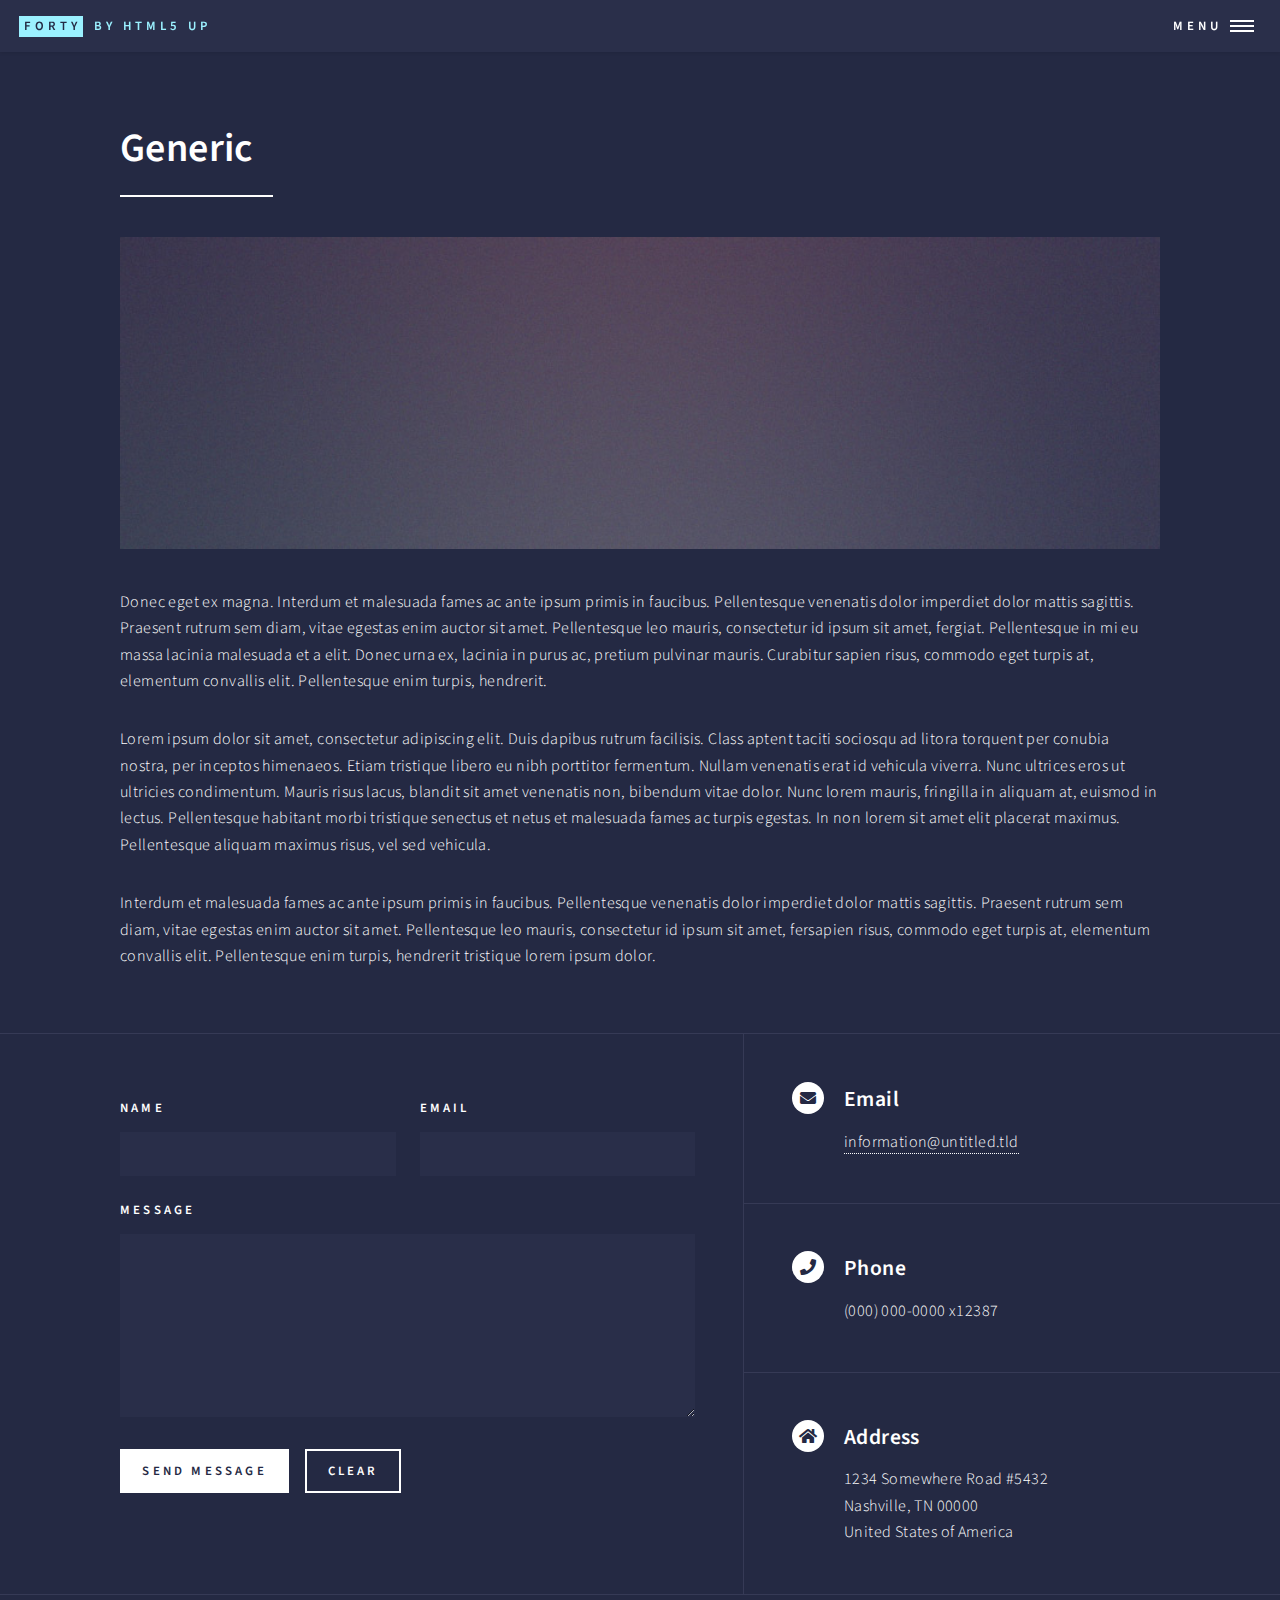
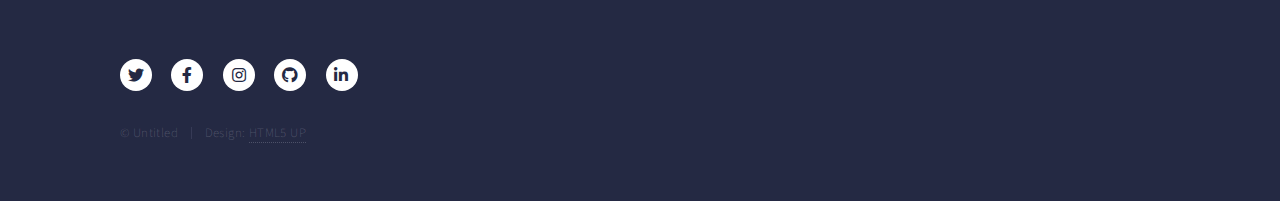
<file: generic.html>
<!DOCTYPE HTML>
<!--
	Forty by HTML5 UP
	html5up.net | @ajlkn
	Free for personal and commercial use under the CCA 3.0 license (html5up.net/license)
-->
<html>
	<head>
		<title>Generic - Forty by HTML5 UP</title>
		<meta charset="utf-8" />
		<meta name="viewport" content="width=device-width, initial-scale=1, user-scalable=no" />
		<link rel="stylesheet" href="assets/css/main.css" />
		<noscript><link rel="stylesheet" href="assets/css/noscript.css" /></noscript>
	</head>
	<body class="is-preload">

		<!-- Wrapper -->
			<div id="wrapper">

				<!-- Header -->
					<header id="header">
						<a href="index.html" class="logo"><strong>Forty</strong> <span>by HTML5 UP</span></a>
						<nav>
							<a href="#menu">Menu</a>
						</nav>
					</header>

				<!-- Menu -->
					<nav id="menu">
						<ul class="links">
							<li><a href="index.html">Home</a></li>
							<li><a href="landing.html">Landing</a></li>
							<li><a href="generic.html">Generic</a></li>
							<li><a href="elements.html">Elements</a></li>
						</ul>
						<ul class="actions stacked">
							<li><a href="#" class="button primary fit">Get Started</a></li>
							<li><a href="#" class="button fit">Log In</a></li>
						</ul>
					</nav>

				<!-- Main -->
					<div id="main" class="alt">

						<!-- One -->
							<section id="one">
								<div class="inner">
									<header class="major">
										<h1>Generic</h1>
									</header>
									<span class="image main"><img src="images/pic11.jpg" alt="" /></span>
									<p>Donec eget ex magna. Interdum et malesuada fames ac ante ipsum primis in faucibus. Pellentesque venenatis dolor imperdiet dolor mattis sagittis. Praesent rutrum sem diam, vitae egestas enim auctor sit amet. Pellentesque leo mauris, consectetur id ipsum sit amet, fergiat. Pellentesque in mi eu massa lacinia malesuada et a elit. Donec urna ex, lacinia in purus ac, pretium pulvinar mauris. Curabitur sapien risus, commodo eget turpis at, elementum convallis elit. Pellentesque enim turpis, hendrerit.</p>
									<p>Lorem ipsum dolor sit amet, consectetur adipiscing elit. Duis dapibus rutrum facilisis. Class aptent taciti sociosqu ad litora torquent per conubia nostra, per inceptos himenaeos. Etiam tristique libero eu nibh porttitor fermentum. Nullam venenatis erat id vehicula viverra. Nunc ultrices eros ut ultricies condimentum. Mauris risus lacus, blandit sit amet venenatis non, bibendum vitae dolor. Nunc lorem mauris, fringilla in aliquam at, euismod in lectus. Pellentesque habitant morbi tristique senectus et netus et malesuada fames ac turpis egestas. In non lorem sit amet elit placerat maximus. Pellentesque aliquam maximus risus, vel sed vehicula.</p>
									<p>Interdum et malesuada fames ac ante ipsum primis in faucibus. Pellentesque venenatis dolor imperdiet dolor mattis sagittis. Praesent rutrum sem diam, vitae egestas enim auctor sit amet. Pellentesque leo mauris, consectetur id ipsum sit amet, fersapien risus, commodo eget turpis at, elementum convallis elit. Pellentesque enim turpis, hendrerit tristique lorem ipsum dolor.</p>
								</div>
							</section>

					</div>

				<!-- Contact -->
					<section id="contact">
						<div class="inner">
							<section>
								<form method="post" action="#">
									<div class="fields">
										<div class="field half">
											<label for="name">Name</label>
											<input type="text" name="name" id="name" />
										</div>
										<div class="field half">
											<label for="email">Email</label>
											<input type="text" name="email" id="email" />
										</div>
										<div class="field">
											<label for="message">Message</label>
											<textarea name="message" id="message" rows="6"></textarea>
										</div>
									</div>
									<ul class="actions">
										<li><input type="submit" value="Send Message" class="primary" /></li>
										<li><input type="reset" value="Clear" /></li>
									</ul>
								</form>
							</section>
							<section class="split">
								<section>
									<div class="contact-method">
										<span class="icon solid alt fa-envelope"></span>
										<h3>Email</h3>
										<a href="#">information@untitled.tld</a>
									</div>
								</section>
								<section>
									<div class="contact-method">
										<span class="icon solid alt fa-phone"></span>
										<h3>Phone</h3>
										<span>(000) 000-0000 x12387</span>
									</div>
								</section>
								<section>
									<div class="contact-method">
										<span class="icon solid alt fa-home"></span>
										<h3>Address</h3>
										<span>1234 Somewhere Road #5432<br />
										Nashville, TN 00000<br />
										United States of America</span>
									</div>
								</section>
							</section>
						</div>
					</section>

				<!-- Footer -->
					<footer id="footer">
						<div class="inner">
							<ul class="icons">
								<li><a href="#" class="icon brands alt fa-twitter"><span class="label">Twitter</span></a></li>
								<li><a href="#" class="icon brands alt fa-facebook-f"><span class="label">Facebook</span></a></li>
								<li><a href="#" class="icon brands alt fa-instagram"><span class="label">Instagram</span></a></li>
								<li><a href="#" class="icon brands alt fa-github"><span class="label">GitHub</span></a></li>
								<li><a href="#" class="icon brands alt fa-linkedin-in"><span class="label">LinkedIn</span></a></li>
							</ul>
							<ul class="copyright">
								<li>&copy; Untitled</li><li>Design: <a href="https://html5up.net">HTML5 UP</a></li>
							</ul>
						</div>
					</footer>

			</div>

		<!-- Scripts -->
			<script src="assets/js/jquery.min.js"></script>
			<script src="assets/js/jquery.scrolly.min.js"></script>
			<script src="assets/js/jquery.scrollex.min.js"></script>
			<script src="assets/js/browser.min.js"></script>
			<script src="assets/js/breakpoints.min.js"></script>
			<script src="assets/js/util.js"></script>
			<script src="assets/js/main.js"></script>

	</body>
</html>
</file>
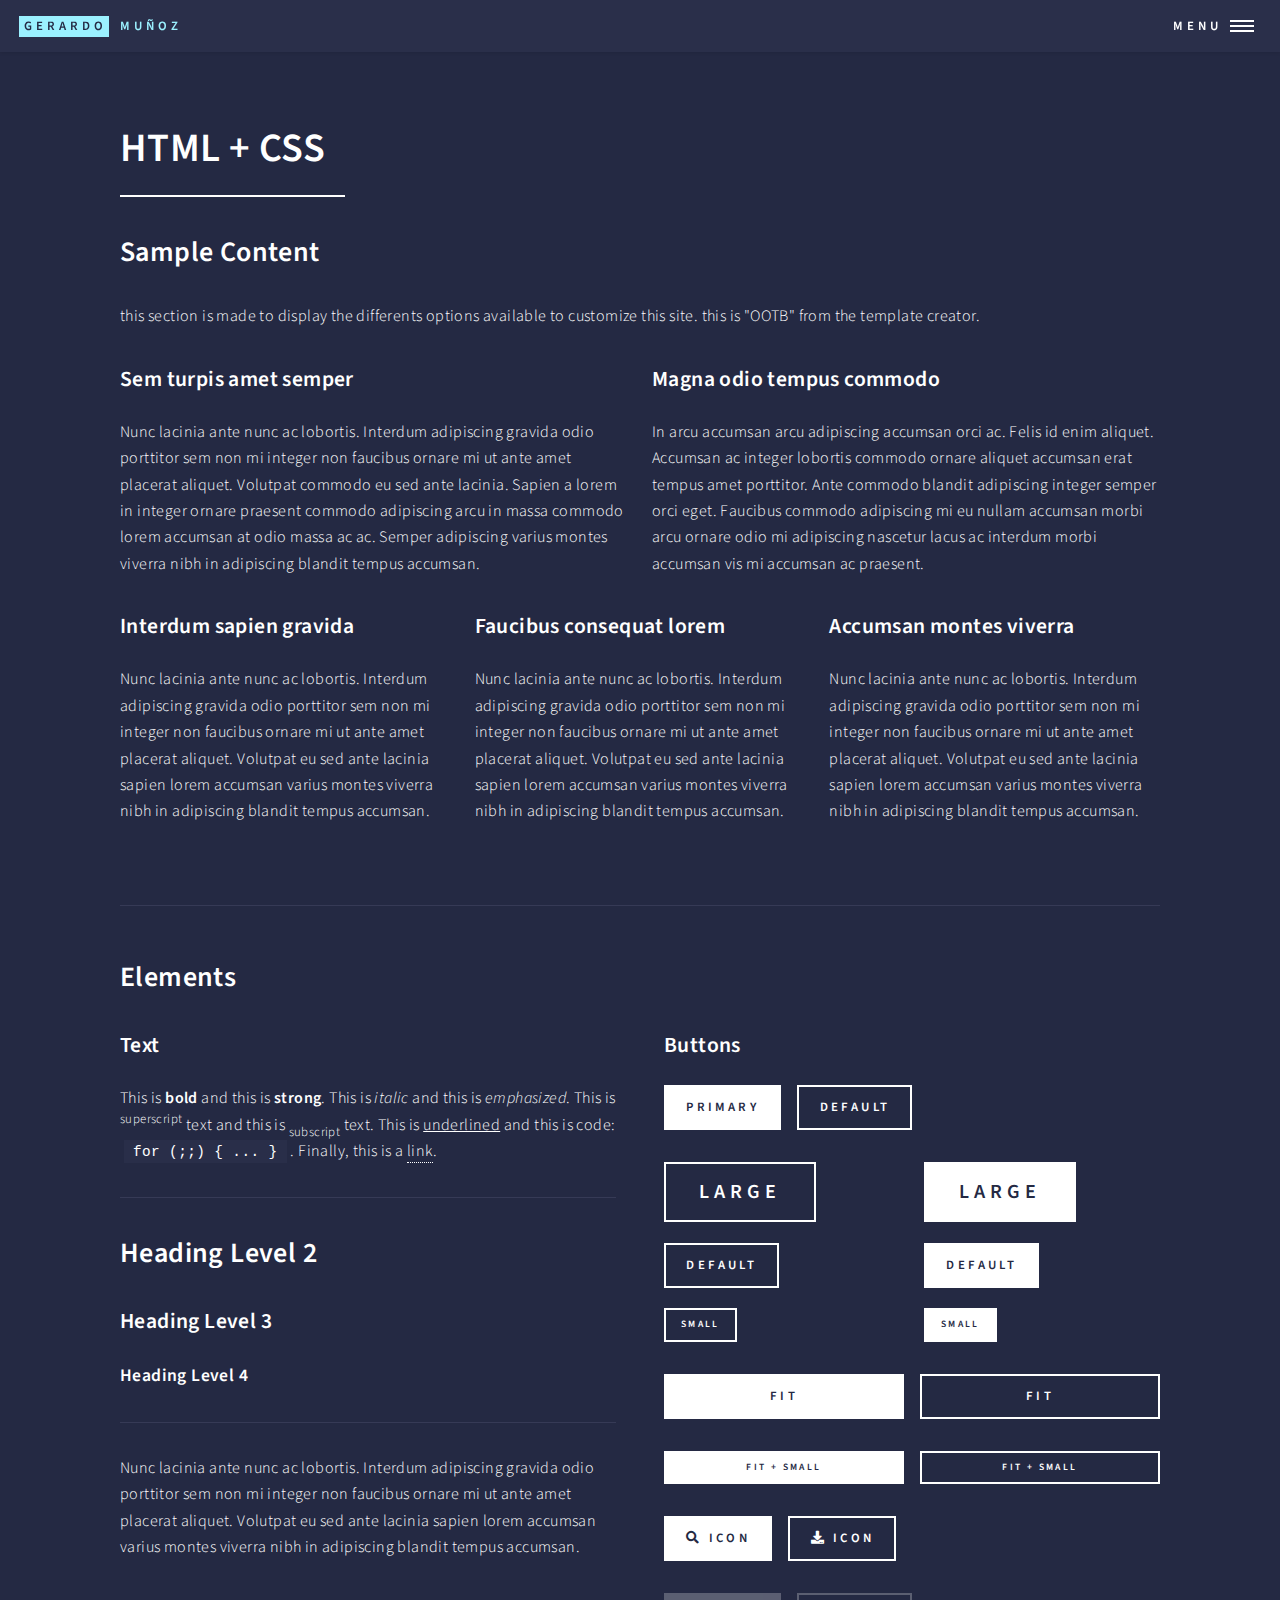
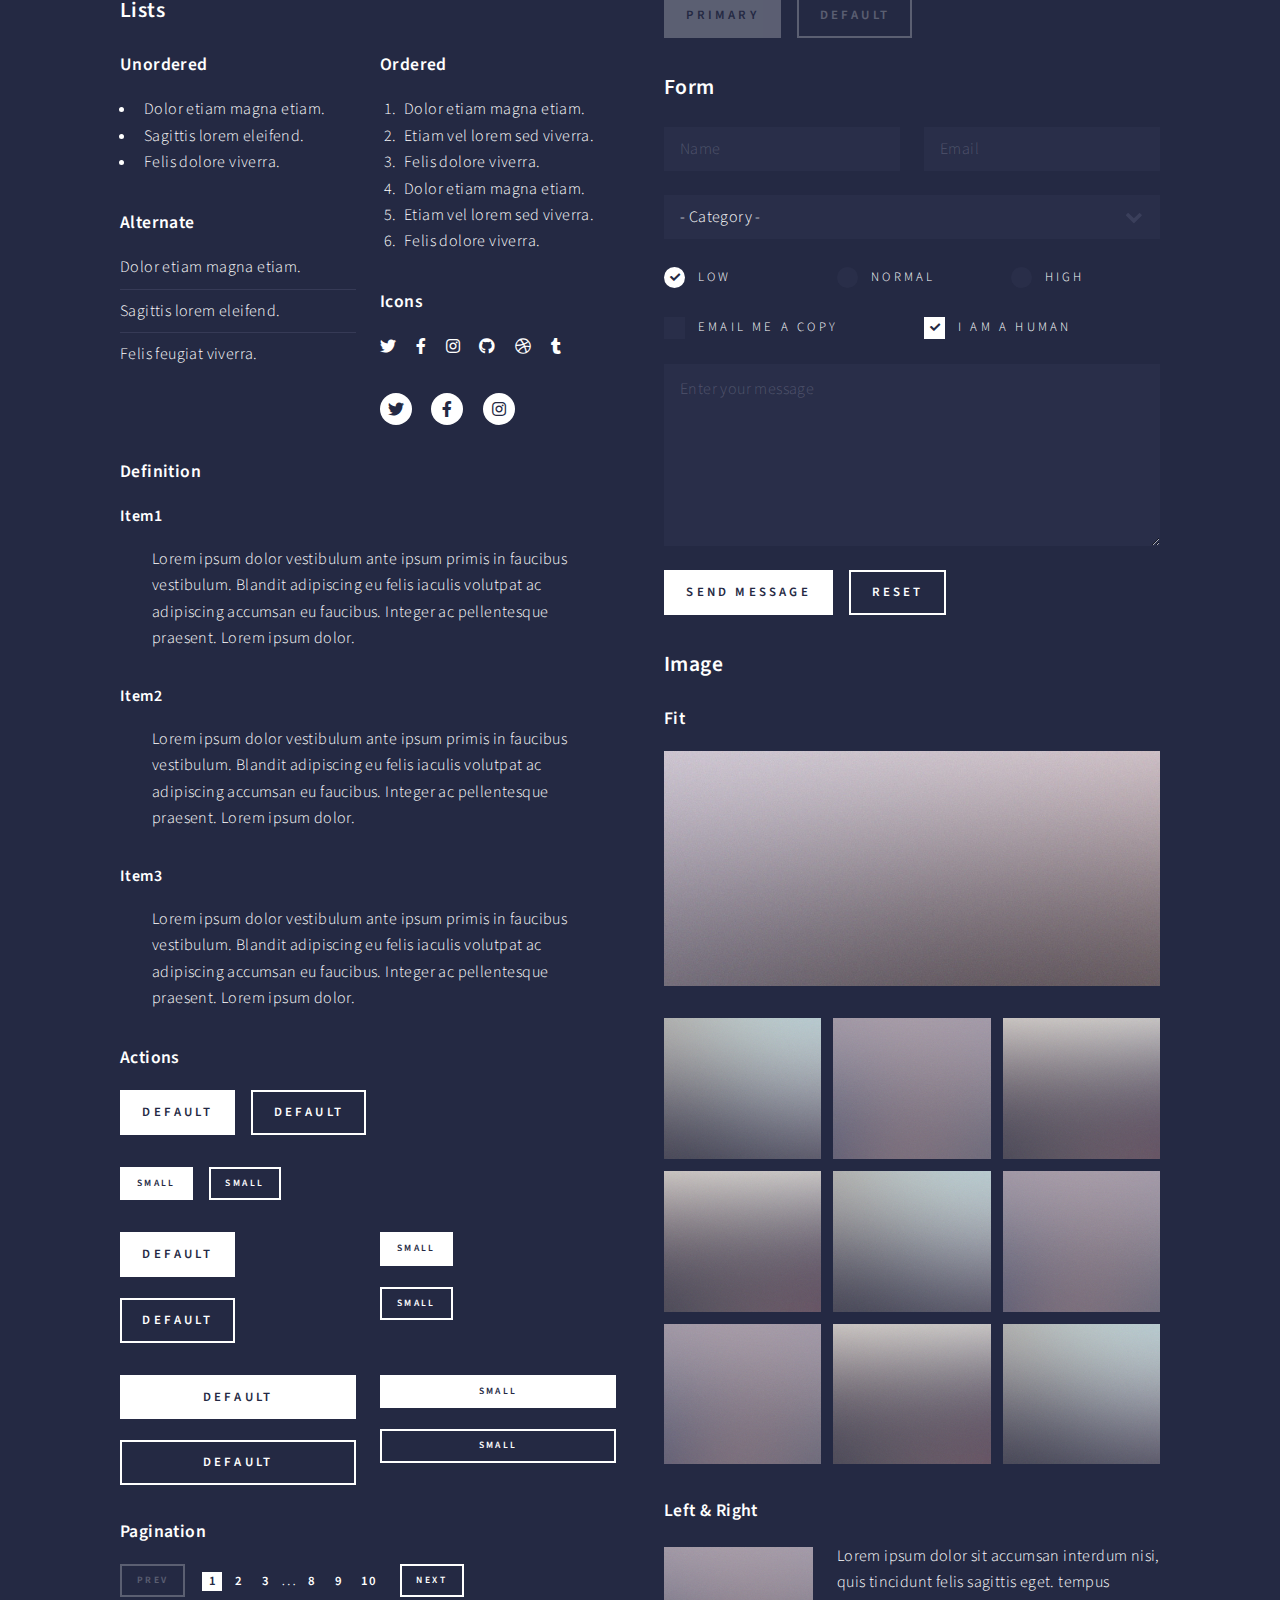
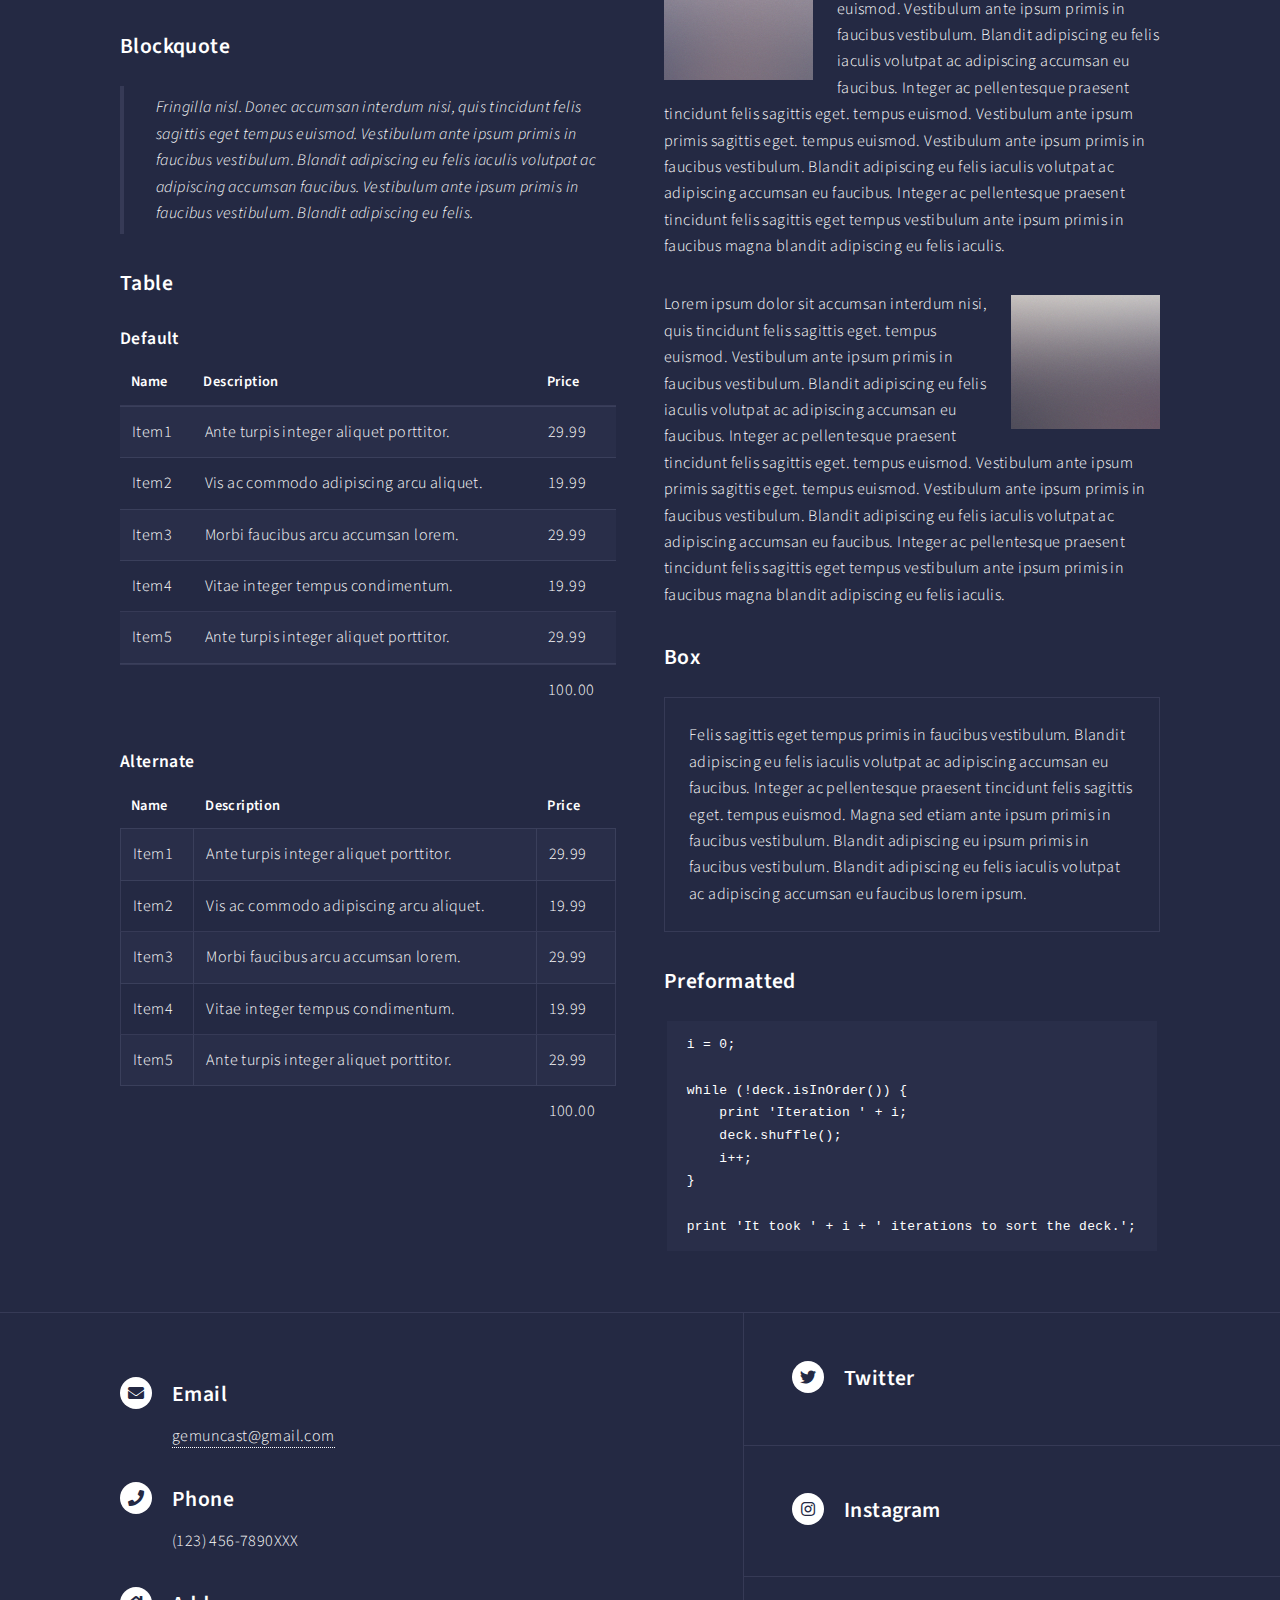
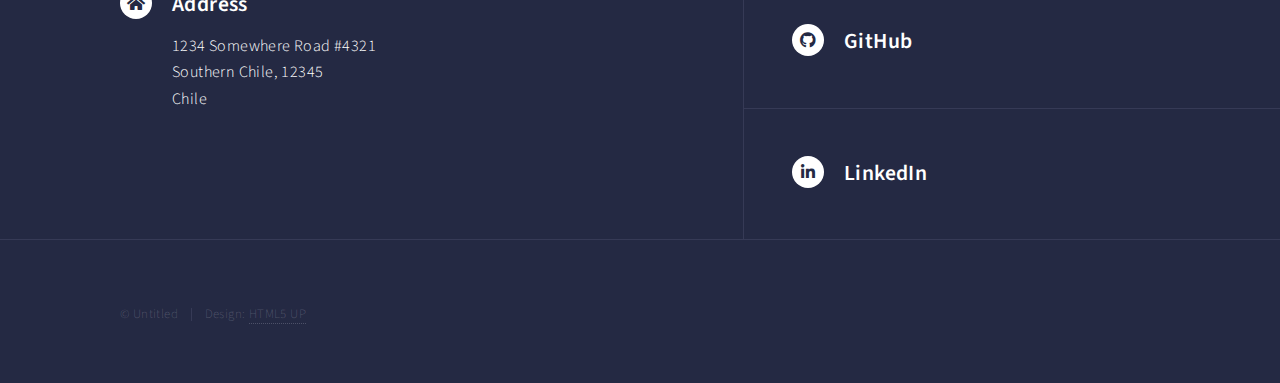
<file: htmlCss.html>
<!DOCTYPE HTML>
<!--
	Forty by HTML5 UP
	html5up.net | @ajlkn
	Free for personal and commercial use under the CCA 3.0 license (html5up.net/license)
-->
<html>
	<head>
		<title>Gerardo's Portfolio</title>
		<meta charset="utf-8" />
		<meta name="viewport" content="width=device-width, initial-scale=1, user-scalable=no" />
		<link rel="stylesheet" href="assets/css/main.css" />
		<noscript><link rel="stylesheet" href="assets/css/noscript.css" /></noscript>
	</head>
	<body class="is-preload">

		<!-- Wrapper -->
			<div id="wrapper">

				<!-- Header -->
					<header id="header">
						<a href="index.html" class="logo"><strong>Gerardo</strong> <span>Muñoz</span></a>
						<nav>
							<a href="#menu">Menu</a>
						</nav>
					</header>

				<!-- Menu -->
				<nav id="menu">
					<ul class="links">
						<li><a href="index.html">Home</a></li>
						<li><a href="htmlCss.html">HTML + CSS</a></li>
						<li><a href="js.html">JS</a></li>
						<!-- <li><a href="reactNode.html">React & React</a></li> -->
						<li><a href="#contact">Contact</a></li>
					</ul>
					<!-- <ul class="actions stacked">
						<li><a href="#" class="button primary fit">Get Started</a></li>
						<li><a href="#" class="button fit">Log In</a></li>
					</ul> -->
				</nav>

				<!-- Main -->
					<div id="main" class="alt">

						<!-- One -->
							<section id="one">
								<div class="inner">
									<header class="major">
										<h1>HTML + CSS</h1>
									</header>

									<!-- Content -->
										<h2 id="content">Sample Content</h2>
										<p>this section is made to display the differents options available to customize this site. this is "OOTB" from the template creator.</p>
										<div class="row">
											<div class="col-6 col-12-small">
												<h3>Sem turpis amet semper</h3>
												<p>Nunc lacinia ante nunc ac lobortis. Interdum adipiscing gravida odio porttitor sem non mi integer non faucibus ornare mi ut ante amet placerat aliquet. Volutpat commodo eu sed ante lacinia. Sapien a lorem in integer ornare praesent commodo adipiscing arcu in massa commodo lorem accumsan at odio massa ac ac. Semper adipiscing varius montes viverra nibh in adipiscing blandit tempus accumsan.</p>
											</div>
											<div class="col-6 col-12-small">
												<h3>Magna odio tempus commodo</h3>
												<p>In arcu accumsan arcu adipiscing accumsan orci ac. Felis id enim aliquet. Accumsan ac integer lobortis commodo ornare aliquet accumsan erat tempus amet porttitor. Ante commodo blandit adipiscing integer semper orci eget. Faucibus commodo adipiscing mi eu nullam accumsan morbi arcu ornare odio mi adipiscing nascetur lacus ac interdum morbi accumsan vis mi accumsan ac praesent.</p>
											</div>
											<!-- Break -->
											<div class="col-4 col-12-medium">
												<h3>Interdum sapien gravida</h3>
												<p>Nunc lacinia ante nunc ac lobortis. Interdum adipiscing gravida odio porttitor sem non mi integer non faucibus ornare mi ut ante amet placerat aliquet. Volutpat eu sed ante lacinia sapien lorem accumsan varius montes viverra nibh in adipiscing blandit tempus accumsan.</p>
											</div>
											<div class="col-4 col-12-medium">
												<h3>Faucibus consequat lorem</h3>
												<p>Nunc lacinia ante nunc ac lobortis. Interdum adipiscing gravida odio porttitor sem non mi integer non faucibus ornare mi ut ante amet placerat aliquet. Volutpat eu sed ante lacinia sapien lorem accumsan varius montes viverra nibh in adipiscing blandit tempus accumsan.</p>
											</div>
											<div class="col-4 col-12-medium">
												<h3>Accumsan montes viverra</h3>
												<p>Nunc lacinia ante nunc ac lobortis. Interdum adipiscing gravida odio porttitor sem non mi integer non faucibus ornare mi ut ante amet placerat aliquet. Volutpat eu sed ante lacinia sapien lorem accumsan varius montes viverra nibh in adipiscing blandit tempus accumsan.</p>
											</div>
										</div>

									<hr class="major" />

									<!-- Elements -->
										<h2 id="elements">Elements</h2>
										<div class="row gtr-200">
											<div class="col-6 col-12-medium">

												<!-- Text stuff -->
													<h3>Text</h3>
													<p>This is <b>bold</b> and this is <strong>strong</strong>. This is <i>italic</i> and this is <em>emphasized</em>.
													This is <sup>superscript</sup> text and this is <sub>subscript</sub> text.
													This is <u>underlined</u> and this is code: <code>for (;;) { ... }</code>.
													Finally, this is a <a href="#">link</a>.</p>
													<hr />
													<h2>Heading Level 2</h2>
													<h3>Heading Level 3</h3>
													<h4>Heading Level 4</h4>
													<hr />
													<p>Nunc lacinia ante nunc ac lobortis. Interdum adipiscing gravida odio porttitor sem non mi integer non faucibus ornare mi ut ante amet placerat aliquet. Volutpat eu sed ante lacinia sapien lorem accumsan varius montes viverra nibh in adipiscing blandit tempus accumsan.</p>

												<!-- Lists -->
													<h3>Lists</h3>
													<div class="row">
														<div class="col-6 col-12-small">

															<h4>Unordered</h4>
															<ul>
																<li>Dolor etiam magna etiam.</li>
																<li>Sagittis lorem eleifend.</li>
																<li>Felis dolore viverra.</li>
															</ul>

															<h4>Alternate</h4>
															<ul class="alt">
																<li>Dolor etiam magna etiam.</li>
																<li>Sagittis lorem eleifend.</li>
																<li>Felis feugiat viverra.</li>
															</ul>

														</div>
														<div class="col-6 col-12-small">

															<h4>Ordered</h4>
															<ol>
																<li>Dolor etiam magna etiam.</li>
																<li>Etiam vel lorem sed viverra.</li>
																<li>Felis dolore viverra.</li>
																<li>Dolor etiam magna etiam.</li>
																<li>Etiam vel lorem sed viverra.</li>
																<li>Felis dolore viverra.</li>
															</ol>

															<h4>Icons</h4>
															<ul class="icons">
																<li><a href="#" class="icon brands fa-twitter"><span class="label">Twitter</span></a></li>
																<li><a href="#" class="icon brands fa-facebook-f"><span class="label">Facebook</span></a></li>
																<li><a href="#" class="icon brands fa-instagram"><span class="label">Instagram</span></a></li>
																<li><a href="#" class="icon brands fa-github"><span class="label">Github</span></a></li>
																<li><a href="#" class="icon brands fa-dribbble"><span class="label">Dribbble</span></a></li>
																<li><a href="#" class="icon brands fa-tumblr"><span class="label">Tumblr</span></a></li>
															</ul>
															<ul class="icons">
																<li><a href="#" class="icon brands alt fa-twitter"><span class="label">Twitter</span></a></li>
																<li><a href="#" class="icon brands alt fa-facebook-f"><span class="label">Facebook</span></a></li>
																<li><a href="#" class="icon brands alt fa-instagram"><span class="label">Instagram</span></a></li>
															</ul>

														</div>
													</div>
													<h4>Definition</h4>
													<dl>
														<dt>Item1</dt>
														<dd>
															<p>Lorem ipsum dolor vestibulum ante ipsum primis in faucibus vestibulum. Blandit adipiscing eu felis iaculis volutpat ac adipiscing accumsan eu faucibus. Integer ac pellentesque praesent. Lorem ipsum dolor.</p>
														</dd>
														<dt>Item2</dt>
														<dd>
															<p>Lorem ipsum dolor vestibulum ante ipsum primis in faucibus vestibulum. Blandit adipiscing eu felis iaculis volutpat ac adipiscing accumsan eu faucibus. Integer ac pellentesque praesent. Lorem ipsum dolor.</p>
														</dd>
														<dt>Item3</dt>
														<dd>
															<p>Lorem ipsum dolor vestibulum ante ipsum primis in faucibus vestibulum. Blandit adipiscing eu felis iaculis volutpat ac adipiscing accumsan eu faucibus. Integer ac pellentesque praesent. Lorem ipsum dolor.</p>
														</dd>
													</dl>

													<h4>Actions</h4>
													<ul class="actions">
														<li><a href="#" class="button primary">Default</a></li>
														<li><a href="#" class="button">Default</a></li>
													</ul>
													<ul class="actions small">
														<li><a href="#" class="button primary small">Small</a></li>
														<li><a href="#" class="button small">Small</a></li>
													</ul>
													<div class="row">
														<div class="col-6 col-12-small">
															<ul class="actions stacked">
																<li><a href="#" class="button primary">Default</a></li>
																<li><a href="#" class="button">Default</a></li>
															</ul>
														</div>
														<div class="col-6 col-12-small">
															<ul class="actions stacked">
																<li><a href="#" class="button primary small">Small</a></li>
																<li><a href="#" class="button small">Small</a></li>
															</ul>
														</div>
														<div class="col-6 col-12-small">
															<ul class="actions stacked">
																<li><a href="#" class="button primary fit">Default</a></li>
																<li><a href="#" class="button fit">Default</a></li>
															</ul>
														</div>
														<div class="col-6 col-12-small">
															<ul class="actions stacked">
																<li><a href="#" class="button primary small fit">Small</a></li>
																<li><a href="#" class="button small fit">Small</a></li>
															</ul>
														</div>
													</div>

													<h4>Pagination</h4>
													<ul class="pagination">
														<li><span class="button small disabled">Prev</span></li>
														<li><a href="#" class="page active">1</a></li>
														<li><a href="#" class="page">2</a></li>
														<li><a href="#" class="page">3</a></li>
														<li><span>&hellip;</span></li>
														<li><a href="#" class="page">8</a></li>
														<li><a href="#" class="page">9</a></li>
														<li><a href="#" class="page">10</a></li>
														<li><a href="#" class="button small">Next</a></li>
													</ul>

												<!-- Blockquote -->
													<h3>Blockquote</h3>
													<blockquote>Fringilla nisl. Donec accumsan interdum nisi, quis tincidunt felis sagittis eget tempus euismod. Vestibulum ante ipsum primis in faucibus vestibulum. Blandit adipiscing eu felis iaculis volutpat ac adipiscing accumsan faucibus. Vestibulum ante ipsum primis in faucibus vestibulum. Blandit adipiscing eu felis.</blockquote>

												<!-- Table -->
													<h3>Table</h3>

													<h4>Default</h4>
													<div class="table-wrapper">
														<table>
															<thead>
																<tr>
																	<th>Name</th>
																	<th>Description</th>
																	<th>Price</th>
																</tr>
															</thead>
															<tbody>
																<tr>
																	<td>Item1</td>
																	<td>Ante turpis integer aliquet porttitor.</td>
																	<td>29.99</td>
																</tr>
																<tr>
																	<td>Item2</td>
																	<td>Vis ac commodo adipiscing arcu aliquet.</td>
																	<td>19.99</td>
																</tr>
																<tr>
																	<td>Item3</td>
																	<td> Morbi faucibus arcu accumsan lorem.</td>
																	<td>29.99</td>
																</tr>
																<tr>
																	<td>Item4</td>
																	<td>Vitae integer tempus condimentum.</td>
																	<td>19.99</td>
																</tr>
																<tr>
																	<td>Item5</td>
																	<td>Ante turpis integer aliquet porttitor.</td>
																	<td>29.99</td>
																</tr>
															</tbody>
															<tfoot>
																<tr>
																	<td colspan="2"></td>
																	<td>100.00</td>
																</tr>
															</tfoot>
														</table>
													</div>

													<h4>Alternate</h4>
													<div class="table-wrapper">
														<table class="alt">
															<thead>
																<tr>
																	<th>Name</th>
																	<th>Description</th>
																	<th>Price</th>
																</tr>
															</thead>
															<tbody>
																<tr>
																	<td>Item1</td>
																	<td>Ante turpis integer aliquet porttitor.</td>
																	<td>29.99</td>
																</tr>
																<tr>
																	<td>Item2</td>
																	<td>Vis ac commodo adipiscing arcu aliquet.</td>
																	<td>19.99</td>
																</tr>
																<tr>
																	<td>Item3</td>
																	<td> Morbi faucibus arcu accumsan lorem.</td>
																	<td>29.99</td>
																</tr>
																<tr>
																	<td>Item4</td>
																	<td>Vitae integer tempus condimentum.</td>
																	<td>19.99</td>
																</tr>
																<tr>
																	<td>Item5</td>
																	<td>Ante turpis integer aliquet porttitor.</td>
																	<td>29.99</td>
																</tr>
															</tbody>
															<tfoot>
																<tr>
																	<td colspan="2"></td>
																	<td>100.00</td>
																</tr>
															</tfoot>
														</table>
													</div>

											</div>
											<div class="col-6 col-12-medium">

												<!-- Buttons -->
													<h3>Buttons</h3>
													<ul class="actions">
														<li><a href="#" class="button primary">Primary</a></li>
														<li><a href="#" class="button">Default</a></li>
													</ul>
													<div class="row">
														<div class="col-6 col-12-xsmall">
															<ul class="actions stacked">
																<li><a href="#" class="button large">Large</a></li>
																<li><a href="#" class="button">Default</a></li>
																<li><a href="#" class="button small">Small</a></li>
															</ul>
														</div>
														<div class="col-6 col-12-xsmall">
															<ul class="actions stacked">
																<li><a href="#" class="button primary large">Large</a></li>
																<li><a href="#" class="button primary">Default</a></li>
																<li><a href="#" class="button primary small">Small</a></li>
															</ul>
														</div>
													</div>
													<ul class="actions fit">
														<li><a href="#" class="button primary fit">Fit</a></li>
														<li><a href="#" class="button fit">Fit</a></li>
													</ul>
													<ul class="actions fit small">
														<li><a href="#" class="button primary fit small">Fit + Small</a></li>
														<li><a href="#" class="button fit small">Fit + Small</a></li>
													</ul>
													<ul class="actions">
														<li><a href="#" class="button primary icon solid fa-search">Icon</a></li>
														<li><a href="#" class="button icon solid fa-download">Icon</a></li>
													</ul>
													<ul class="actions">
														<li><span class="button primary disabled">Primary</span></li>
														<li><span class="button disabled">Default</span></li>
													</ul>

												<!-- Form -->
													<h3>Form</h3>

													<form method="post" action="#">
														<div class="row gtr-uniform">
															<div class="col-6 col-12-xsmall">
																<input type="text" name="demo-name" id="demo-name" value="" placeholder="Name" />
															</div>
															<div class="col-6 col-12-xsmall">
																<input type="email" name="demo-email" id="demo-email" value="" placeholder="Email" />
															</div>
															<!-- Break -->
															<div class="col-12">
																<select name="demo-category" id="demo-category">
																	<option value="">- Category -</option>
																	<option value="1">Manufacturing</option>
																	<option value="1">Shipping</option>
																	<option value="1">Administration</option>
																	<option value="1">Human Resources</option>
																</select>
															</div>
															<!-- Break -->
															<div class="col-4 col-12-small">
																<input type="radio" id="demo-priority-low" name="demo-priority" checked>
																<label for="demo-priority-low">Low</label>
															</div>
															<div class="col-4 col-12-small">
																<input type="radio" id="demo-priority-normal" name="demo-priority">
																<label for="demo-priority-normal">Normal</label>
															</div>
															<div class="col-4 col-12-small">
																<input type="radio" id="demo-priority-high" name="demo-priority">
																<label for="demo-priority-high">High</label>
															</div>
															<!-- Break -->
															<div class="col-6 col-12-small">
																<input type="checkbox" id="demo-copy" name="demo-copy">
																<label for="demo-copy">Email me a copy</label>
															</div>
															<div class="col-6 col-12-small">
																<input type="checkbox" id="demo-human" name="demo-human" checked>
																<label for="demo-human">I am a human</label>
															</div>
															<!-- Break -->
															<div class="col-12">
																<textarea name="demo-message" id="demo-message" placeholder="Enter your message" rows="6"></textarea>
															</div>
															<!-- Break -->
															<div class="col-12">
																<ul class="actions">
																	<li><input type="submit" value="Send Message" class="primary" /></li>
																	<li><input type="reset" value="Reset" /></li>
																</ul>
															</div>
														</div>
													</form>

												<!-- Image -->
													<h3>Image</h3>

													<h4>Fit</h4>
													<span class="image fit"><img src="images/pic03.jpg" alt="" /></span>
													<div class="box alt">
														<div class="row gtr-50 gtr-uniform">
															<div class="col-4"><span class="image fit"><img src="images/pic08.jpg" alt="" /></span></div>
															<div class="col-4"><span class="image fit"><img src="images/pic09.jpg" alt="" /></span></div>
															<div class="col-4"><span class="image fit"><img src="images/pic10.jpg" alt="" /></span></div>
															<!-- Break -->
															<div class="col-4"><span class="image fit"><img src="images/pic10.jpg" alt="" /></span></div>
															<div class="col-4"><span class="image fit"><img src="images/pic08.jpg" alt="" /></span></div>
															<div class="col-4"><span class="image fit"><img src="images/pic09.jpg" alt="" /></span></div>
															<!-- Break -->
															<div class="col-4"><span class="image fit"><img src="images/pic09.jpg" alt="" /></span></div>
															<div class="col-4"><span class="image fit"><img src="images/pic10.jpg" alt="" /></span></div>
															<div class="col-4"><span class="image fit"><img src="images/pic08.jpg" alt="" /></span></div>
														</div>
													</div>

													<h4>Left &amp; Right</h4>
													<p><span class="image left"><img src="images/pic09.jpg" alt="" /></span>Lorem ipsum dolor sit accumsan interdum nisi, quis tincidunt felis sagittis eget. tempus euismod. Vestibulum ante ipsum primis in faucibus vestibulum. Blandit adipiscing eu felis iaculis volutpat ac adipiscing accumsan eu faucibus. Integer ac pellentesque praesent tincidunt felis sagittis eget. tempus euismod. Vestibulum ante ipsum primis sagittis eget. tempus euismod. Vestibulum ante ipsum primis in faucibus vestibulum. Blandit adipiscing eu felis iaculis volutpat ac adipiscing accumsan eu faucibus. Integer ac pellentesque praesent tincidunt felis sagittis eget tempus vestibulum ante ipsum primis in faucibus magna blandit adipiscing eu felis iaculis.</p>
													<p><span class="image right"><img src="images/pic10.jpg" alt="" /></span>Lorem ipsum dolor sit accumsan interdum nisi, quis tincidunt felis sagittis eget. tempus euismod. Vestibulum ante ipsum primis in faucibus vestibulum. Blandit adipiscing eu felis iaculis volutpat ac adipiscing accumsan eu faucibus. Integer ac pellentesque praesent tincidunt felis sagittis eget. tempus euismod. Vestibulum ante ipsum primis sagittis eget. tempus euismod. Vestibulum ante ipsum primis in faucibus vestibulum. Blandit adipiscing eu felis iaculis volutpat ac adipiscing accumsan eu faucibus. Integer ac pellentesque praesent tincidunt felis sagittis eget tempus vestibulum ante ipsum primis in faucibus magna blandit adipiscing eu felis iaculis.</p>

												<!-- Box -->
													<h3>Box</h3>
													<div class="box">
														<p>Felis sagittis eget tempus primis in faucibus vestibulum. Blandit adipiscing eu felis iaculis volutpat ac adipiscing accumsan eu faucibus. Integer ac pellentesque praesent tincidunt felis sagittis eget. tempus euismod. Magna sed etiam ante ipsum primis in faucibus vestibulum. Blandit adipiscing eu ipsum primis in faucibus vestibulum. Blandit adipiscing eu felis iaculis volutpat ac adipiscing accumsan eu faucibus lorem ipsum.</p>
													</div>

												<!-- Preformatted Code -->
													<h3>Preformatted</h3>
													<pre><code>i = 0;

while (!deck.isInOrder()) {
    print 'Iteration ' + i;
    deck.shuffle();
    i++;
}

print 'It took ' + i + ' iterations to sort the deck.';
</code></pre>

											</div>
										</div>

								</div>
							</section>

					</div>
					<!-- Contact -->
					<section id="contact">
						<div class="inner">							
							<section >
								<section>
									<div class="contact-method">
										<span class="icon solid alt fa-envelope"></span>
										<h3>Email</h3>
										<a>gemuncast@gmail.com</a>
									</div>
								</section>
								<section>
									<div class="contact-method">
										<span class="icon solid alt fa-phone"></span>
										<h3>Phone</h3>
										<span>(123) 456-7890XXX </span>
									</div>
								</section>
								<section>
									<div class="contact-method">
										<span class="icon solid alt fa-home"></span>
										<h3>Address</h3>
										<span>1234 Somewhere Road #4321<br />
                                        Southern Chile, 12345<br />
										Chile</span>
									</div>
								</section>
							</section>
                            <section class="split">
                                <section>
									<div class="contact-method">
										<span class="icon brands alt fa-twitter"></span>
										<h3>Twitter</h3>
									</div>
								</section>
                                <section>
									<div class="contact-method">
										<span class="icon brands alt fa-instagram"></span>
										<h3>Instagram</h3>
									</div>
								</section>
                                <section>
									<div class="contact-method">
										<span class="icon brands alt fa-github"></span>
										<h3>GitHub</h3>
									</div>
								</section>
                                <section>
									<div class="contact-method">
										<span class="icon brands alt fa-linkedin-in"></span>
										<h3>LinkedIn</h3>
									</div>
								</section>
                            </section>
						</div>
					</section>

				<!-- Footer -->
					<footer id="footer">
						<div class="inner">
							<ul class="copyright">
								<li>&copy; Untitled</li><li>Design: <a href="https://html5up.net">HTML5 UP</a></li>
							</ul>
						</div>
					</footer>

			</div>

		<!-- Scripts -->
			<script src="assets/js/jquery.min.js"></script>
			<script src="assets/js/jquery.scrolly.min.js"></script>
			<script src="assets/js/jquery.scrollex.min.js"></script>
			<script src="assets/js/browser.min.js"></script>
			<script src="assets/js/breakpoints.min.js"></script>
			<script src="assets/js/util.js"></script>
			<script src="assets/js/main.js"></script>

	</body>
</html>
</file>
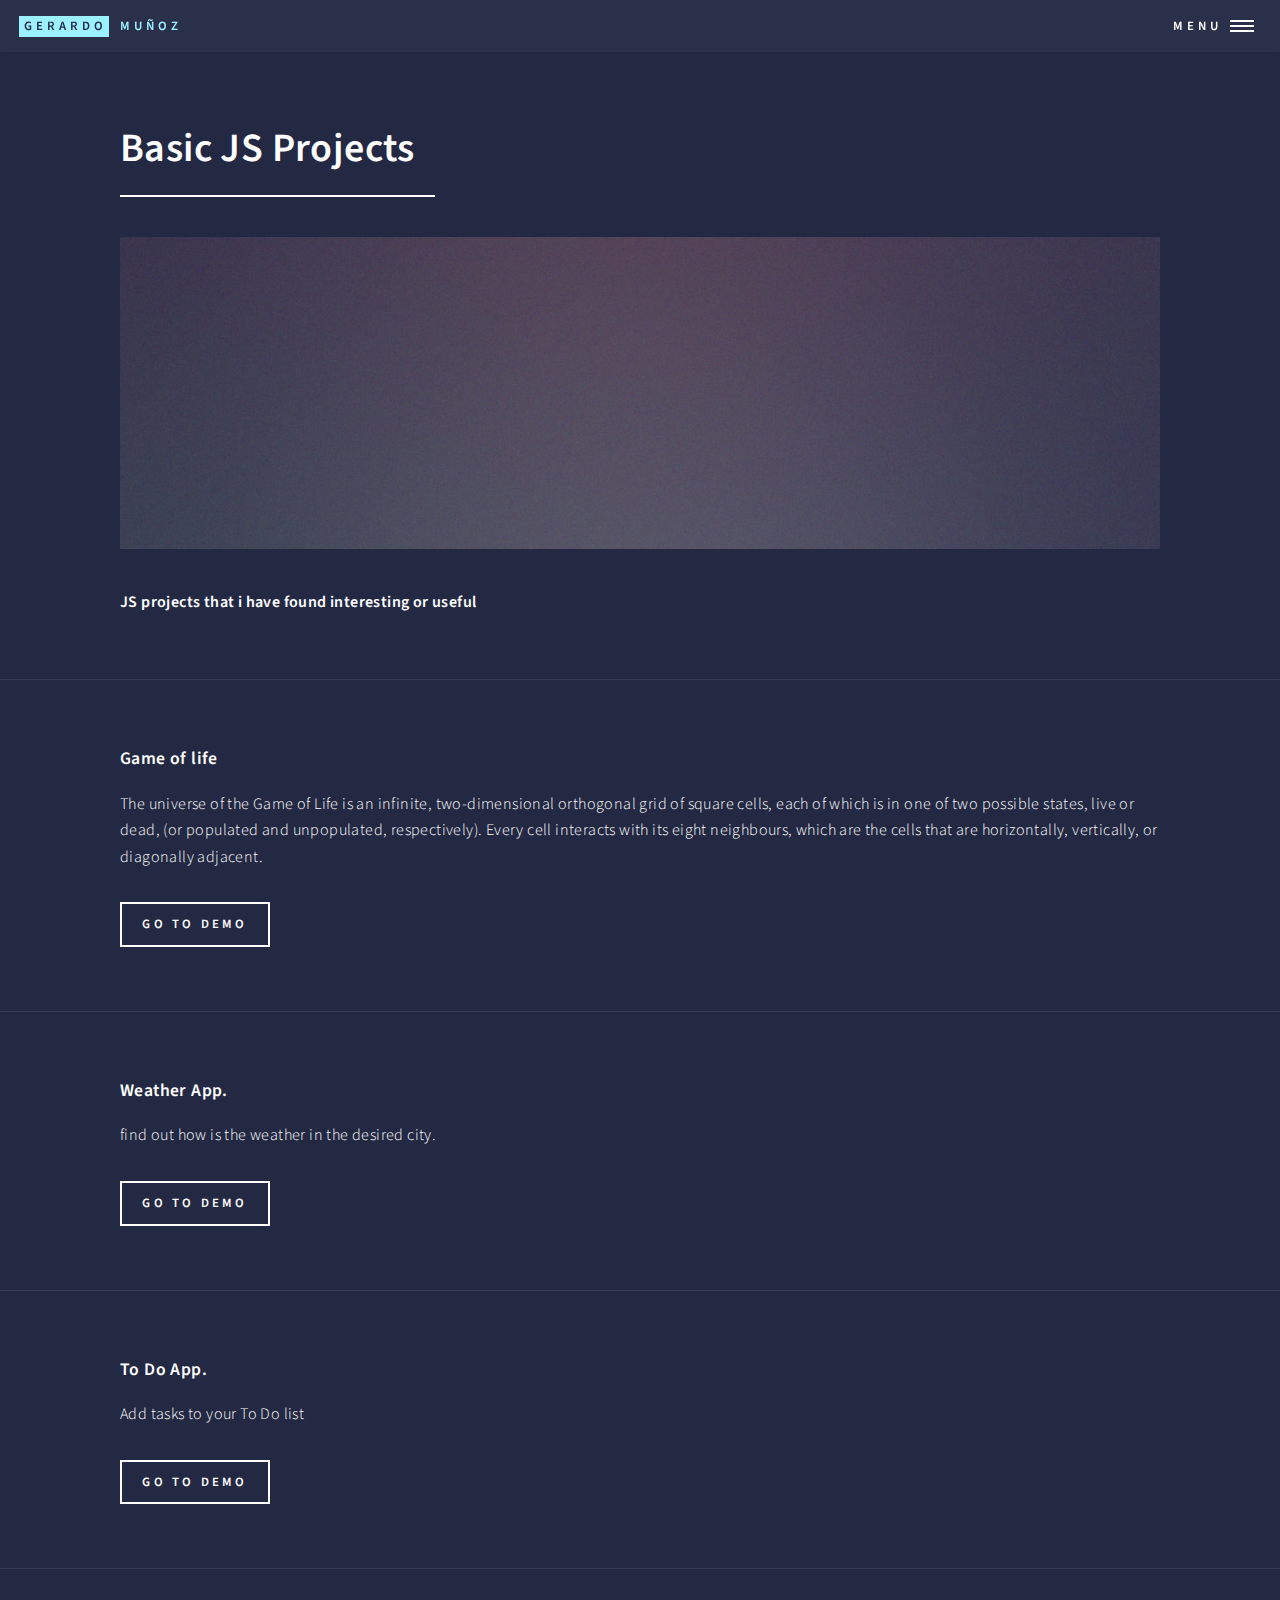
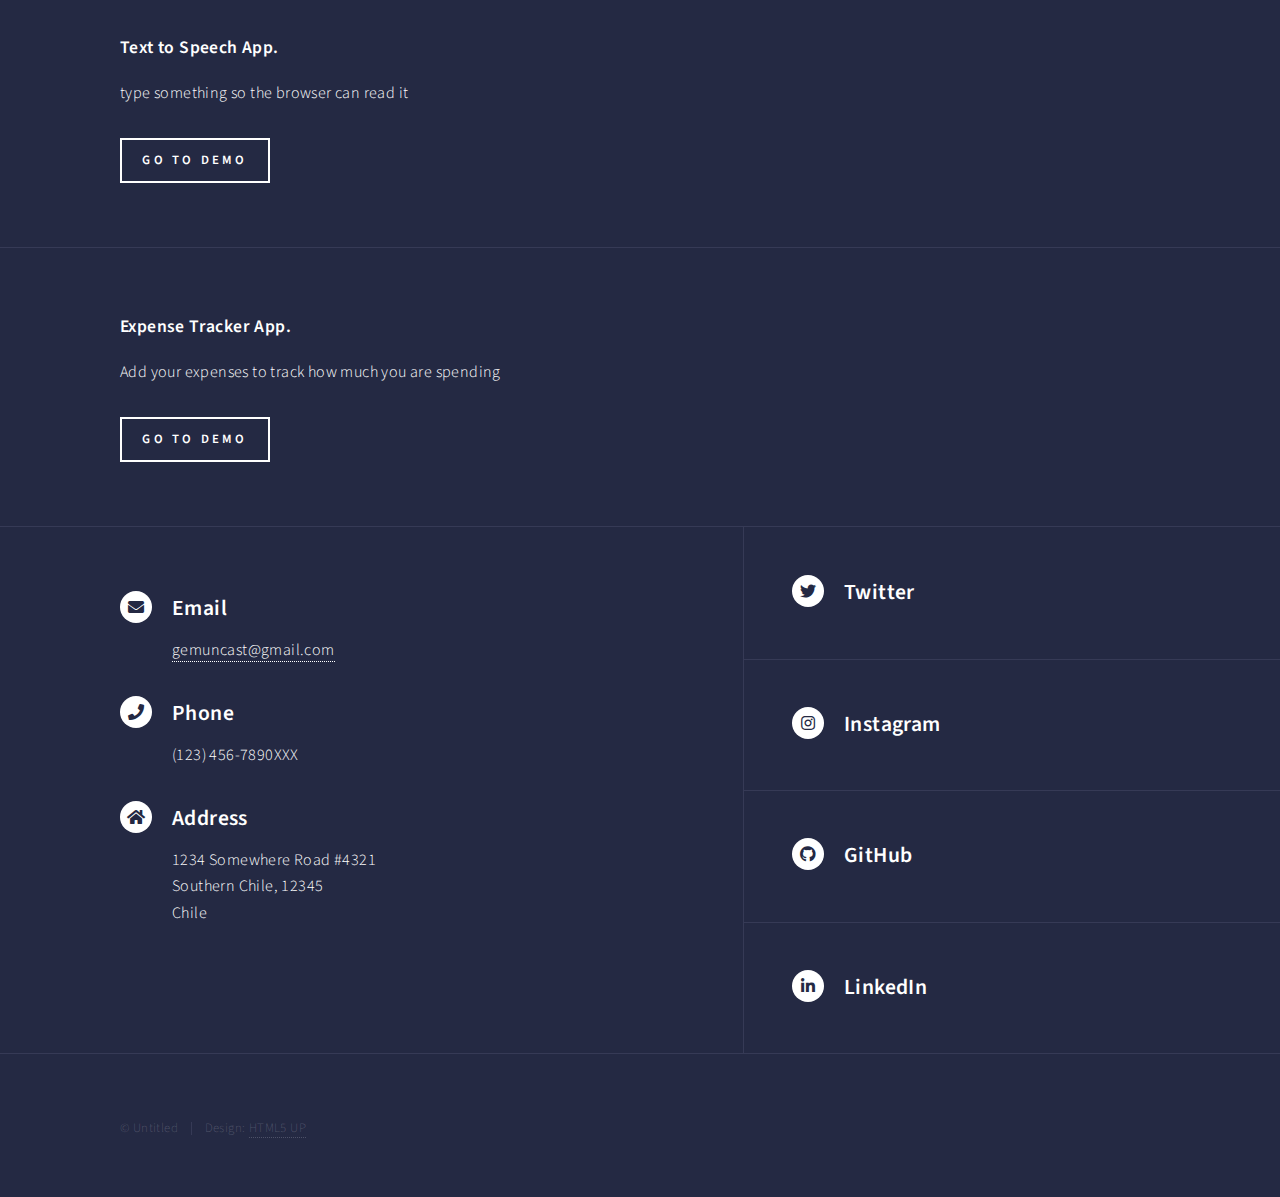
<file: js.html>
<!DOCTYPE HTML>
<!--
	Forty by HTML5 UP
	html5up.net | @ajlkn
	Free for personal and commercial use under the CCA 3.0 license (html5up.net/license)
-->
<html>
	<head>
		<title>Gerardo's Portfolio</title>
		<meta charset="utf-8" />
		<meta name="viewport" content="width=device-width, initial-scale=1, user-scalable=no" />
		<link rel="stylesheet" href="assets/css/main.css" />
		<noscript><link rel="stylesheet" href="assets/css/noscript.css" /></noscript>
	</head>
	<body class="is-preload">

		<!-- Wrapper -->
			<div id="wrapper">

				<!-- Header -->
					<header id="header">
						<a href="index.html" class="logo"><strong>Gerardo</strong> <span>Muñoz</span></a>
						<nav>
							<a href="#menu">Menu</a>
						</nav>
					</header>

				<!-- Menu -->
				<nav id="menu">
					<ul class="links">
						<li><a href="index.html">Home</a></li>
						<li><a href="htmlCss.html">HTML + CSS</a></li>
						<li><a href="js.html">JS</a></li>
						<!-- <li><a href="reactNode.html">React & React</a></li> -->
						<li><a href="#contact">Contact</a></li>
					</ul>
					<!-- <ul class="actions stacked">
						<li><a href="#" class="button primary fit">Get Started</a></li>
						<li><a href="#" class="button fit">Log In</a></li>
					</ul> -->
				</nav>

				<!-- Main -->
					<div id="main" class="alt">

						<!-- One -->
							<section id="one">
								<div class="inner">
									<header class="major">
										<h1>Basic JS Projects</h1>
									</header>
									<span class="image main"><img src="images/pic11.jpg" alt="" /></span>
									<p><strong>JS projects that i have found interesting or useful</strong></p>
								</div>
							</section>

						<!-- two -->

							<section id="two">
								<div class="inner">								
									<h4>Game of life</h4>
									<p>The universe of the Game of Life is an infinite, two-dimensional orthogonal grid of square cells, each of which is in one of two possible states, live or dead, (or populated and unpopulated, respectively). Every cell interacts with its eight neighbours, which are the cells that are horizontally, vertically, or diagonally adjacent.</p>
									<ul class="actions">									
										<li><a href="gameOfLife.html" class="button">Go to Demo</a></li>
									</ul>
								</div>	
								
							</section>
							
							<section id="two">
								<div class="inner">								
									<h4>Weather App.</h4>
									<p>find out how is the weather in the desired city.</p>
									<ul class="actions">									
										<li><a href="weather.html" class="button">Go to Demo</a></li>
									</ul>
								</div>	
								
							</section>

							<section id="two">
								<div class="inner">								
									<h4>To Do App.</h4>
									<p>Add tasks to your To Do list</p>
									<ul class="actions">									
										<li><a href="toDo.html" class="button">Go to Demo</a></li>
									</ul>
								</div>	
								
							</section>

							<section id="two">
								<div class="inner">								
									<h4>Text to Speech App.</h4>
									<p>type something so the browser can read it</p>
									<ul class="actions">									
										<li><a href="textToSpeech.html" class="button">Go to Demo</a></li>
									</ul>
								</div>	
								
							</section>

							<section id="two">
								<div class="inner">								
									<h4>Expense Tracker App.</h4>
									<p>Add your expenses to track how much you are spending</p>
									<ul class="actions">									
										<li><a href="expenseTracker.html" class="button">Go to Demo</a></li>
									</ul>
								</div>	
								
							</section>

					</div>

				<!-- Contact -->
				<section id="contact">
					<div class="inner">							
						<section >
							<section>
								<div class="contact-method">
									<span class="icon solid alt fa-envelope"></span>
									<h3>Email</h3>
									<a>gemuncast@gmail.com</a>
								</div>
							</section>
							<section>
								<div class="contact-method">
									<span class="icon solid alt fa-phone"></span>
									<h3>Phone</h3>
									<span>(123) 456-7890XXX </span>
								</div>
							</section>
							<section>
								<div class="contact-method">
									<span class="icon solid alt fa-home"></span>
									<h3>Address</h3>
									<span>1234 Somewhere Road #4321<br />
									Southern Chile, 12345<br />
									Chile</span>
								</div>
							</section>
						</section>
						<section class="split">
							<section>
								<div class="contact-method">
									<span class="icon brands alt fa-twitter"></span>
									<h3>Twitter</h3>
								</div>
							</section>
							<section>
								<div class="contact-method">
									<span class="icon brands alt fa-instagram"></span>
									<h3>Instagram</h3>
								</div>
							</section>
							<section>
								<div class="contact-method">
									<span class="icon brands alt fa-github"></span>
									<h3>GitHub</h3>
								</div>
							</section>
							<section>
								<div class="contact-method">
									<span class="icon brands alt fa-linkedin-in"></span>
									<h3>LinkedIn</h3>
								</div>
							</section>
						</section>
					</div>
				</section>

			<!-- Footer -->
				<footer id="footer">
					<div class="inner">
						<ul class="copyright">
							<li>&copy; Untitled</li><li>Design: <a href="https://html5up.net">HTML5 UP</a></li>
						</ul>
					</div>
				</footer>

			</div>

		<!-- Scripts -->
			<script src="assets/js/jquery.min.js"></script>
			<script src="assets/js/jquery.scrolly.min.js"></script>
			<script src="assets/js/jquery.scrollex.min.js"></script>
			<script src="assets/js/browser.min.js"></script>
			<script src="assets/js/breakpoints.min.js"></script>
			<script src="assets/js/util.js"></script>
			<script src="assets/js/main.js"></script>

	</body>
</html>
</file>
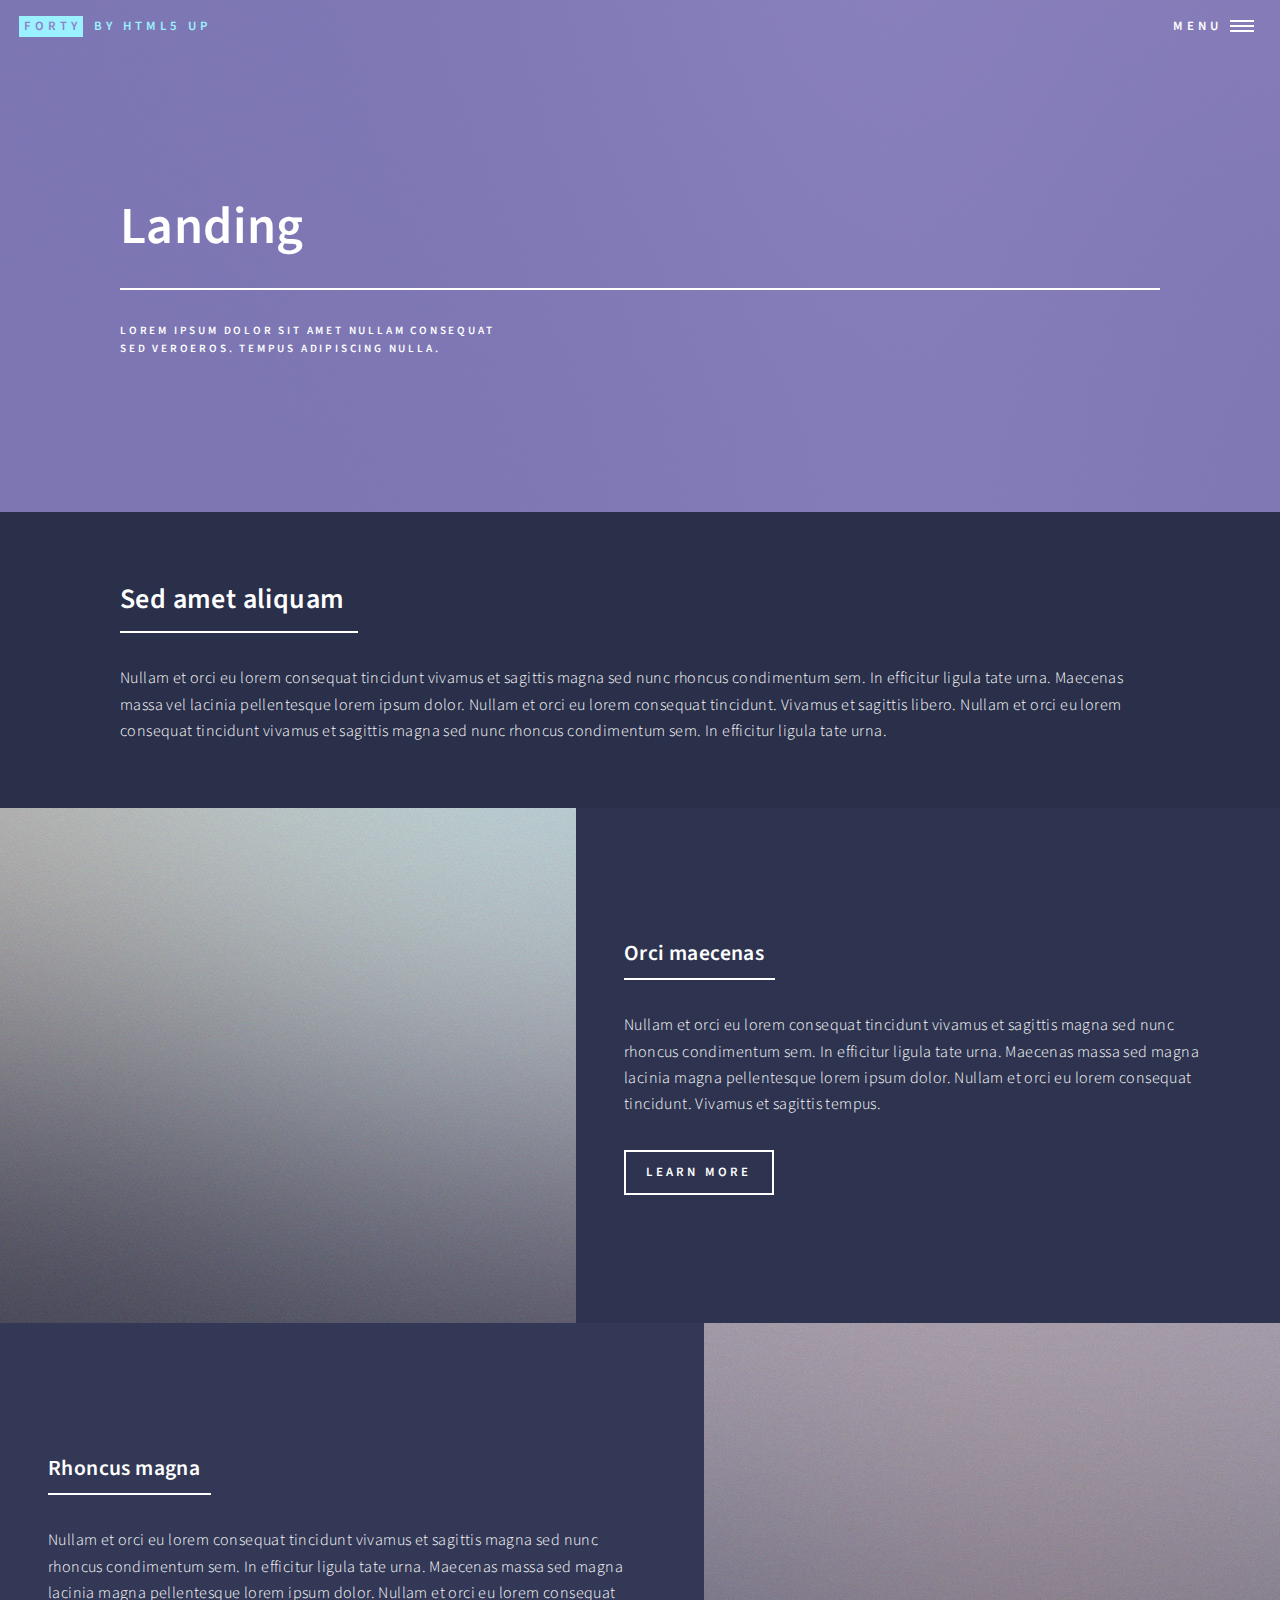
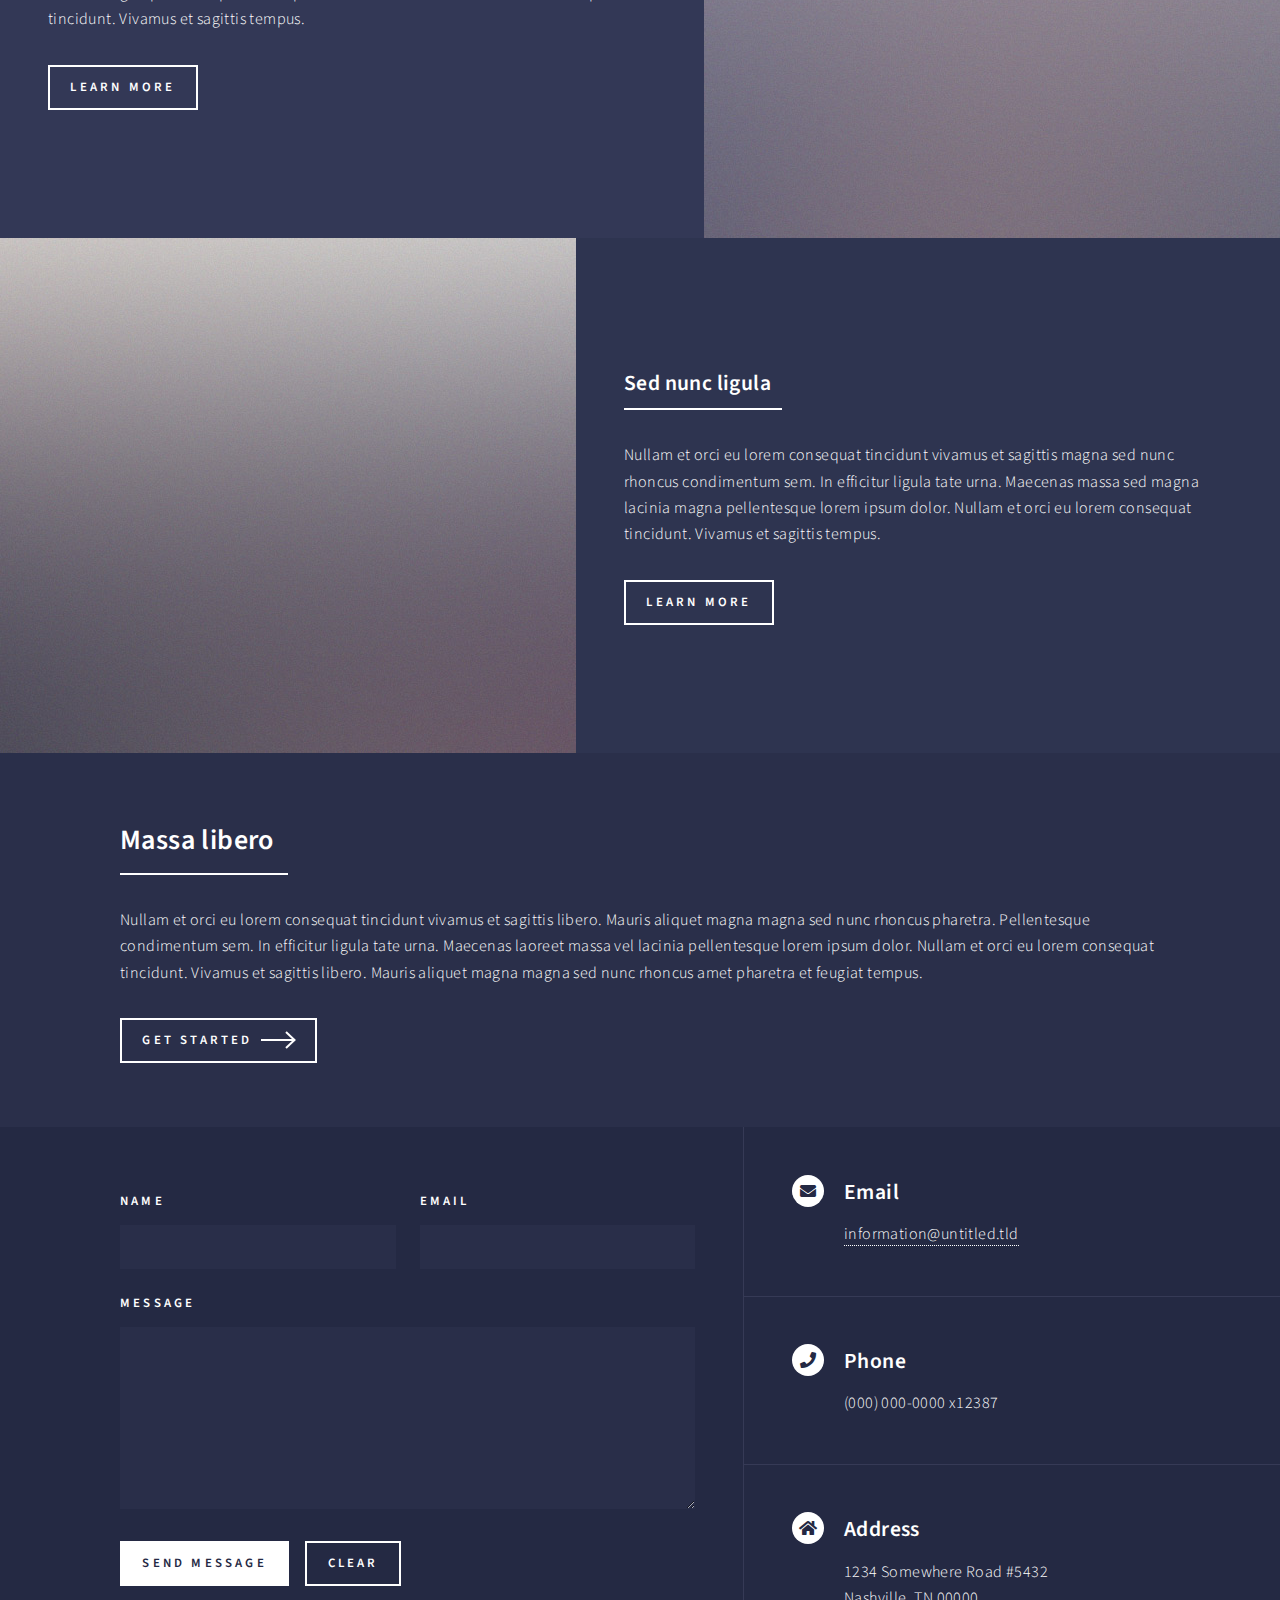
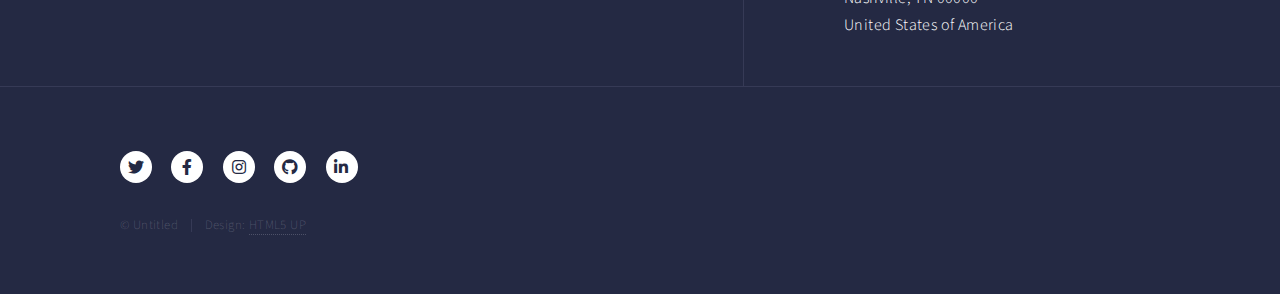
<file: landing.html>
<!DOCTYPE HTML>
<!--
	Forty by HTML5 UP
	html5up.net | @ajlkn
	Free for personal and commercial use under the CCA 3.0 license (html5up.net/license)
-->
<html>
	<head>
		<title>Landing - Forty by HTML5 UP</title>
		<meta charset="utf-8" />
		<meta name="viewport" content="width=device-width, initial-scale=1, user-scalable=no" />
		<link rel="stylesheet" href="assets/css/main.css" />
		<noscript><link rel="stylesheet" href="assets/css/noscript.css" /></noscript>
	</head>
	<body class="is-preload">

		<!-- Wrapper -->
			<div id="wrapper">

				<!-- Header -->
				<!-- Note: The "styleN" class below should match that of the banner element. -->
					<header id="header" class="alt style2">
						<a href="index.html" class="logo"><strong>Forty</strong> <span>by HTML5 UP</span></a>
						<nav>
							<a href="#menu">Menu</a>
						</nav>
					</header>

				<!-- Menu -->
					<nav id="menu">
						<ul class="links">
							<li><a href="index.html">Home</a></li>
							<li><a href="landing.html">Landing</a></li>
							<li><a href="generic.html">Generic</a></li>
							<li><a href="elements.html">Elements</a></li>
						</ul>
						<ul class="actions stacked">
							<li><a href="#" class="button primary fit">Get Started</a></li>
							<li><a href="#" class="button fit">Log In</a></li>
						</ul>
					</nav>

				<!-- Banner -->
				<!-- Note: The "styleN" class below should match that of the header element. -->
					<section id="banner" class="style2">
						<div class="inner">
							<span class="image">
								<img src="images/pic07.jpg" alt="" />
							</span>
							<header class="major">
								<h1>Landing</h1>
							</header>
							<div class="content">
								<p>Lorem ipsum dolor sit amet nullam consequat<br />
								sed veroeros. tempus adipiscing nulla.</p>
							</div>
						</div>
					</section>

				<!-- Main -->
					<div id="main">

						<!-- One -->
							<section id="one">
								<div class="inner">
									<header class="major">
										<h2>Sed amet aliquam</h2>
									</header>
									<p>Nullam et orci eu lorem consequat tincidunt vivamus et sagittis magna sed nunc rhoncus condimentum sem. In efficitur ligula tate urna. Maecenas massa vel lacinia pellentesque lorem ipsum dolor. Nullam et orci eu lorem consequat tincidunt. Vivamus et sagittis libero. Nullam et orci eu lorem consequat tincidunt vivamus et sagittis magna sed nunc rhoncus condimentum sem. In efficitur ligula tate urna.</p>
								</div>
							</section>

						<!-- Two -->
							<section id="two" class="spotlights">
								<section>
									<a href="generic.html" class="image">
										<img src="images/pic08.jpg" alt="" data-position="center center" />
									</a>
									<div class="content">
										<div class="inner">
											<header class="major">
												<h3>Orci maecenas</h3>
											</header>
											<p>Nullam et orci eu lorem consequat tincidunt vivamus et sagittis magna sed nunc rhoncus condimentum sem. In efficitur ligula tate urna. Maecenas massa sed magna lacinia magna pellentesque lorem ipsum dolor. Nullam et orci eu lorem consequat tincidunt. Vivamus et sagittis tempus.</p>
											<ul class="actions">
												<li><a href="generic.html" class="button">Learn more</a></li>
											</ul>
										</div>
									</div>
								</section>
								<section>
									<a href="generic.html" class="image">
										<img src="images/pic09.jpg" alt="" data-position="top center" />
									</a>
									<div class="content">
										<div class="inner">
											<header class="major">
												<h3>Rhoncus magna</h3>
											</header>
											<p>Nullam et orci eu lorem consequat tincidunt vivamus et sagittis magna sed nunc rhoncus condimentum sem. In efficitur ligula tate urna. Maecenas massa sed magna lacinia magna pellentesque lorem ipsum dolor. Nullam et orci eu lorem consequat tincidunt. Vivamus et sagittis tempus.</p>
											<ul class="actions">
												<li><a href="generic.html" class="button">Learn more</a></li>
											</ul>
										</div>
									</div>
								</section>
								<section>
									<a href="generic.html" class="image">
										<img src="images/pic10.jpg" alt="" data-position="25% 25%" />
									</a>
									<div class="content">
										<div class="inner">
											<header class="major">
												<h3>Sed nunc ligula</h3>
											</header>
											<p>Nullam et orci eu lorem consequat tincidunt vivamus et sagittis magna sed nunc rhoncus condimentum sem. In efficitur ligula tate urna. Maecenas massa sed magna lacinia magna pellentesque lorem ipsum dolor. Nullam et orci eu lorem consequat tincidunt. Vivamus et sagittis tempus.</p>
											<ul class="actions">
												<li><a href="generic.html" class="button">Learn more</a></li>
											</ul>
										</div>
									</div>
								</section>
							</section>

						<!-- Three -->
							<section id="three">
								<div class="inner">
									<header class="major">
										<h2>Massa libero</h2>
									</header>
									<p>Nullam et orci eu lorem consequat tincidunt vivamus et sagittis libero. Mauris aliquet magna magna sed nunc rhoncus pharetra. Pellentesque condimentum sem. In efficitur ligula tate urna. Maecenas laoreet massa vel lacinia pellentesque lorem ipsum dolor. Nullam et orci eu lorem consequat tincidunt. Vivamus et sagittis libero. Mauris aliquet magna magna sed nunc rhoncus amet pharetra et feugiat tempus.</p>
									<ul class="actions">
										<li><a href="generic.html" class="button next">Get Started</a></li>
									</ul>
								</div>
							</section>

					</div>

				<!-- Contact -->
					<section id="contact">
						<div class="inner">
							<section>
								<form method="post" action="#">
									<div class="fields">
										<div class="field half">
											<label for="name">Name</label>
											<input type="text" name="name" id="name" />
										</div>
										<div class="field half">
											<label for="email">Email</label>
											<input type="text" name="email" id="email" />
										</div>
										<div class="field">
											<label for="message">Message</label>
											<textarea name="message" id="message" rows="6"></textarea>
										</div>
									</div>
									<ul class="actions">
										<li><input type="submit" value="Send Message" class="primary" /></li>
										<li><input type="reset" value="Clear" /></li>
									</ul>
								</form>
							</section>
							<section class="split">
								<section>
									<div class="contact-method">
										<span class="icon solid alt fa-envelope"></span>
										<h3>Email</h3>
										<a href="#">information@untitled.tld</a>
									</div>
								</section>
								<section>
									<div class="contact-method">
										<span class="icon solid alt fa-phone"></span>
										<h3>Phone</h3>
										<span>(000) 000-0000 x12387</span>
									</div>
								</section>
								<section>
									<div class="contact-method">
										<span class="icon solid alt fa-home"></span>
										<h3>Address</h3>
										<span>1234 Somewhere Road #5432<br />
										Nashville, TN 00000<br />
										United States of America</span>
									</div>
								</section>
							</section>
						</div>
					</section>

				<!-- Footer -->
					<footer id="footer">
						<div class="inner">
							<ul class="icons">
								<li><a href="#" class="icon brands alt fa-twitter"><span class="label">Twitter</span></a></li>
								<li><a href="#" class="icon brands alt fa-facebook-f"><span class="label">Facebook</span></a></li>
								<li><a href="#" class="icon brands alt fa-instagram"><span class="label">Instagram</span></a></li>
								<li><a href="#" class="icon brands alt fa-github"><span class="label">GitHub</span></a></li>
								<li><a href="#" class="icon brands alt fa-linkedin-in"><span class="label">LinkedIn</span></a></li>
							</ul>
							<ul class="copyright">
								<li>&copy; Untitled</li><li>Design: <a href="https://html5up.net">HTML5 UP</a></li>
							</ul>
						</div>
					</footer>

			</div>

		<!-- Scripts -->
			<script src="assets/js/jquery.min.js"></script>
			<script src="assets/js/jquery.scrolly.min.js"></script>
			<script src="assets/js/jquery.scrollex.min.js"></script>
			<script src="assets/js/browser.min.js"></script>
			<script src="assets/js/breakpoints.min.js"></script>
			<script src="assets/js/util.js"></script>
			<script src="assets/js/main.js"></script>

	</body>
</html>
</file>
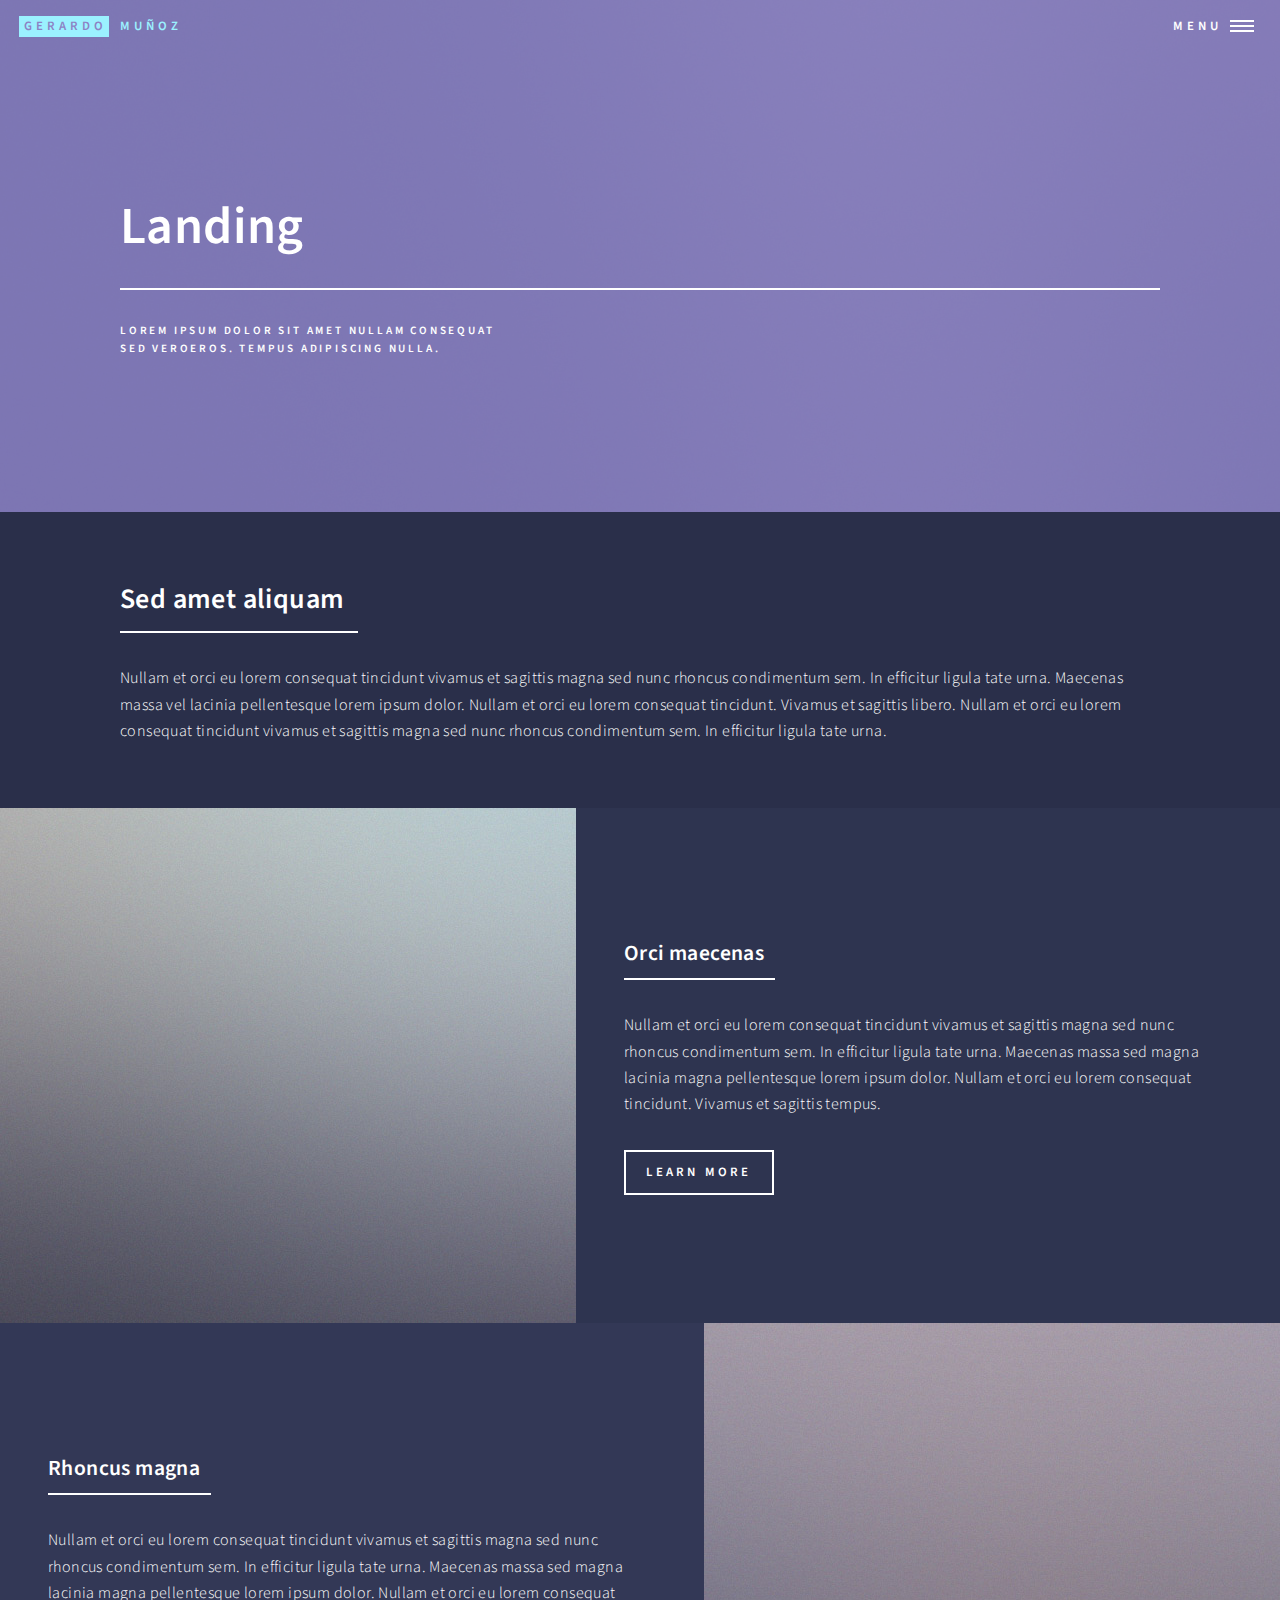
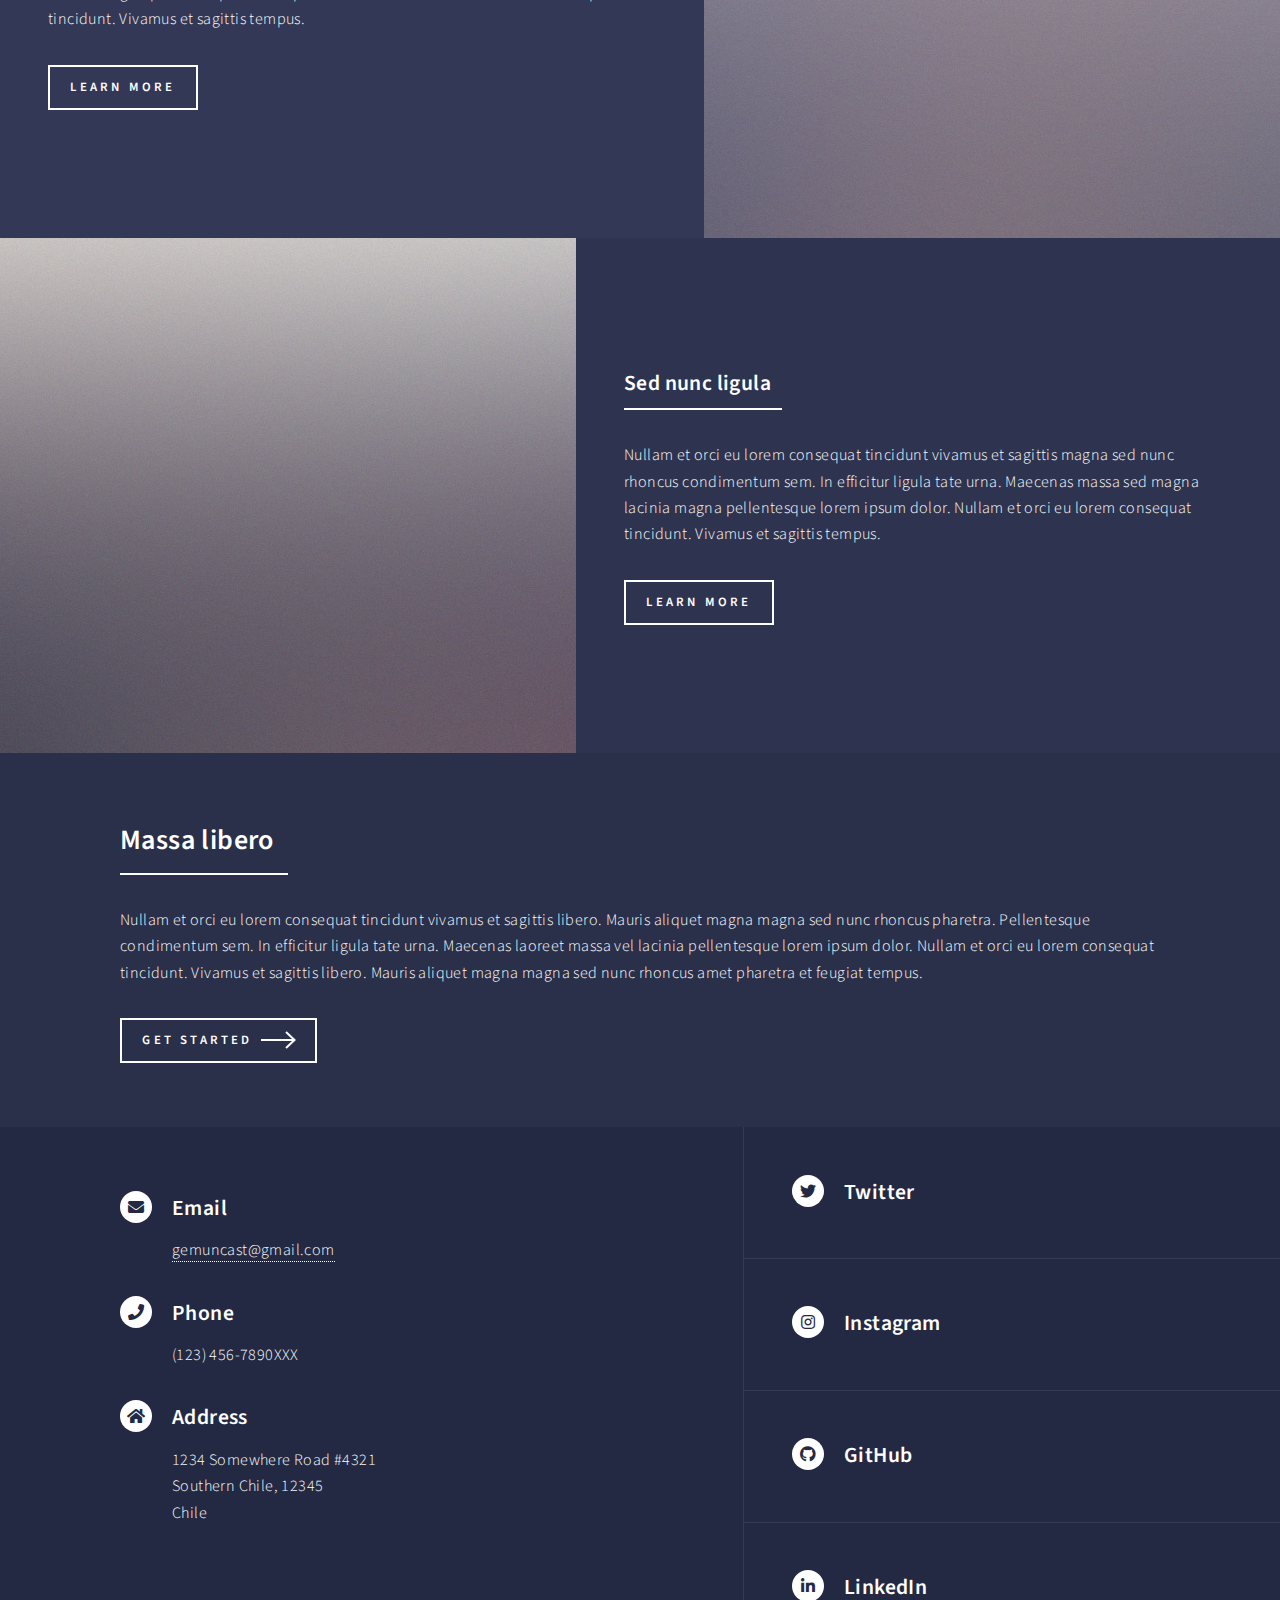
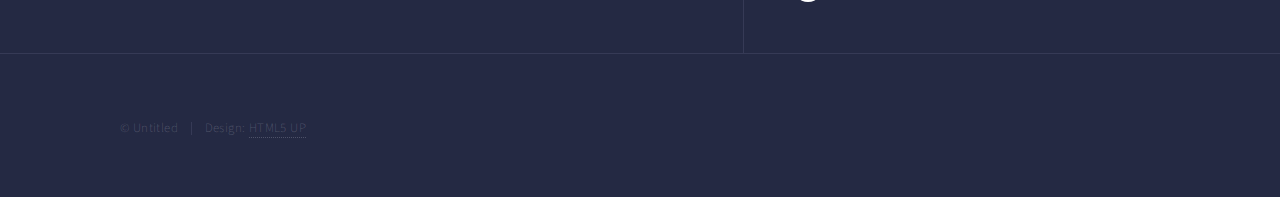
<file: reactNode.html>
<!DOCTYPE HTML>
<!--
	Forty by HTML5 UP
	html5up.net | @ajlkn
	Free for personal and commercial use under the CCA 3.0 license (html5up.net/license)
-->
<html>
	<head>
		<title>Gerardo's Portfolio</title>
		<meta charset="utf-8" />
		<meta name="viewport" content="width=device-width, initial-scale=1, user-scalable=no" />
		<link rel="stylesheet" href="assets/css/main.css" />
		<noscript><link rel="stylesheet" href="assets/css/noscript.css" /></noscript>
	</head>
	<body class="is-preload">

		<!-- Wrapper -->
			<div id="wrapper">

				<!-- Header -->
				<!-- Note: The "styleN" class below should match that of the banner element. -->
					<header id="header" class="alt style2">
						<a href="index.html" class="logo"><strong>Gerardo</strong> <span>Muñoz</span></a>
						<nav>
							<a href="#menu">Menu</a>
						</nav>
					</header>

				<!-- Menu -->
				<nav id="menu">
					<ul class="links">
						<li><a href="index.html">Home</a></li>
						<li><a href="htmlCss.html">HTML + CSS</a></li>
						<li><a href="js.html">JS</a></li>
						<li><a href="reactNode.html">React & React</a></li>
						<li><a href="#contact">Contact</a></li>
					</ul>
					<!-- <ul class="actions stacked">
						<li><a href="#" class="button primary fit">Get Started</a></li>
						<li><a href="#" class="button fit">Log In</a></li>
					</ul> -->
				</nav>

				<!-- Banner -->
				<!-- Note: The "styleN" class below should match that of the header element. -->
					<section id="banner" class="style2">
						<div class="inner">
							<span class="image">
								<img src="images/pic07.jpg" alt="" />
							</span>
							<header class="major">
								<h1>Landing</h1>
							</header>
							<div class="content">
								<p>Lorem ipsum dolor sit amet nullam consequat<br />
								sed veroeros. tempus adipiscing nulla.</p>
							</div>
						</div>
					</section>

				<!-- Main -->
					<div id="main">

						<!-- One -->
							<section id="one">
								<div class="inner">
									<header class="major">
										<h2>Sed amet aliquam</h2>
									</header>
									<p>Nullam et orci eu lorem consequat tincidunt vivamus et sagittis magna sed nunc rhoncus condimentum sem. In efficitur ligula tate urna. Maecenas massa vel lacinia pellentesque lorem ipsum dolor. Nullam et orci eu lorem consequat tincidunt. Vivamus et sagittis libero. Nullam et orci eu lorem consequat tincidunt vivamus et sagittis magna sed nunc rhoncus condimentum sem. In efficitur ligula tate urna.</p>
								</div>
							</section>

						<!-- Two -->
							<section id="two" class="spotlights">
								<section>
									<a href="generic.html" class="image">
										<img src="images/pic08.jpg" alt="" data-position="center center" />
									</a>
									<div class="content">
										<div class="inner">
											<header class="major">
												<h3>Orci maecenas</h3>
											</header>
											<p>Nullam et orci eu lorem consequat tincidunt vivamus et sagittis magna sed nunc rhoncus condimentum sem. In efficitur ligula tate urna. Maecenas massa sed magna lacinia magna pellentesque lorem ipsum dolor. Nullam et orci eu lorem consequat tincidunt. Vivamus et sagittis tempus.</p>
											<ul class="actions">
												<li><a href="generic.html" class="button">Learn more</a></li>
											</ul>
										</div>
									</div>
								</section>
								<section>
									<a href="generic.html" class="image">
										<img src="images/pic09.jpg" alt="" data-position="top center" />
									</a>
									<div class="content">
										<div class="inner">
											<header class="major">
												<h3>Rhoncus magna</h3>
											</header>
											<p>Nullam et orci eu lorem consequat tincidunt vivamus et sagittis magna sed nunc rhoncus condimentum sem. In efficitur ligula tate urna. Maecenas massa sed magna lacinia magna pellentesque lorem ipsum dolor. Nullam et orci eu lorem consequat tincidunt. Vivamus et sagittis tempus.</p>
											<ul class="actions">
												<li><a href="generic.html" class="button">Learn more</a></li>
											</ul>
										</div>
									</div>
								</section>
								<section>
									<a href="generic.html" class="image">
										<img src="images/pic10.jpg" alt="" data-position="25% 25%" />
									</a>
									<div class="content">
										<div class="inner">
											<header class="major">
												<h3>Sed nunc ligula</h3>
											</header>
											<p>Nullam et orci eu lorem consequat tincidunt vivamus et sagittis magna sed nunc rhoncus condimentum sem. In efficitur ligula tate urna. Maecenas massa sed magna lacinia magna pellentesque lorem ipsum dolor. Nullam et orci eu lorem consequat tincidunt. Vivamus et sagittis tempus.</p>
											<ul class="actions">
												<li><a href="generic.html" class="button">Learn more</a></li>
											</ul>
										</div>
									</div>
								</section>
							</section>

						<!-- Three -->
							<section id="three">
								<div class="inner">
									<header class="major">
										<h2>Massa libero</h2>
									</header>
									<p>Nullam et orci eu lorem consequat tincidunt vivamus et sagittis libero. Mauris aliquet magna magna sed nunc rhoncus pharetra. Pellentesque condimentum sem. In efficitur ligula tate urna. Maecenas laoreet massa vel lacinia pellentesque lorem ipsum dolor. Nullam et orci eu lorem consequat tincidunt. Vivamus et sagittis libero. Mauris aliquet magna magna sed nunc rhoncus amet pharetra et feugiat tempus.</p>
									<ul class="actions">
										<li><a href="generic.html" class="button next">Get Started</a></li>
									</ul>
								</div>
							</section>

					</div>
					<!-- Contact -->
					<section id="contact">
						<div class="inner">							
							<section >
								<section>
									<div class="contact-method">
										<span class="icon solid alt fa-envelope"></span>
										<h3>Email</h3>
										<a>gemuncast@gmail.com</a>
									</div>
								</section>
								<section>
									<div class="contact-method">
										<span class="icon solid alt fa-phone"></span>
										<h3>Phone</h3>
										<span>(123) 456-7890XXX </span>
									</div>
								</section>
								<section>
									<div class="contact-method">
										<span class="icon solid alt fa-home"></span>
										<h3>Address</h3>
										<span>1234 Somewhere Road #4321<br />
                                        Southern Chile, 12345<br />
										Chile</span>
									</div>
								</section>
							</section>
                            <section class="split">
                                <section>
									<div class="contact-method">
										<span class="icon brands alt fa-twitter"></span>
										<h3>Twitter</h3>
									</div>
								</section>
                                <section>
									<div class="contact-method">
										<span class="icon brands alt fa-instagram"></span>
										<h3>Instagram</h3>
									</div>
								</section>
                                <section>
									<div class="contact-method">
										<span class="icon brands alt fa-github"></span>
										<h3>GitHub</h3>
									</div>
								</section>
                                <section>
									<div class="contact-method">
										<span class="icon brands alt fa-linkedin-in"></span>
										<h3>LinkedIn</h3>
									</div>
								</section>
                            </section>
						</div>
					</section>

				<!-- Footer -->
					<footer id="footer">
						<div class="inner">
							<ul class="copyright">
								<li>&copy; Untitled</li><li>Design: <a href="https://html5up.net">HTML5 UP</a></li>
							</ul>
						</div>
					</footer>

			</div>

		<!-- Scripts -->
			<script src="assets/js/jquery.min.js"></script>
			<script src="assets/js/jquery.scrolly.min.js"></script>
			<script src="assets/js/jquery.scrollex.min.js"></script>
			<script src="assets/js/browser.min.js"></script>
			<script src="assets/js/breakpoints.min.js"></script>
			<script src="assets/js/util.js"></script>
			<script src="assets/js/main.js"></script>

	</body>
</html>
</file>
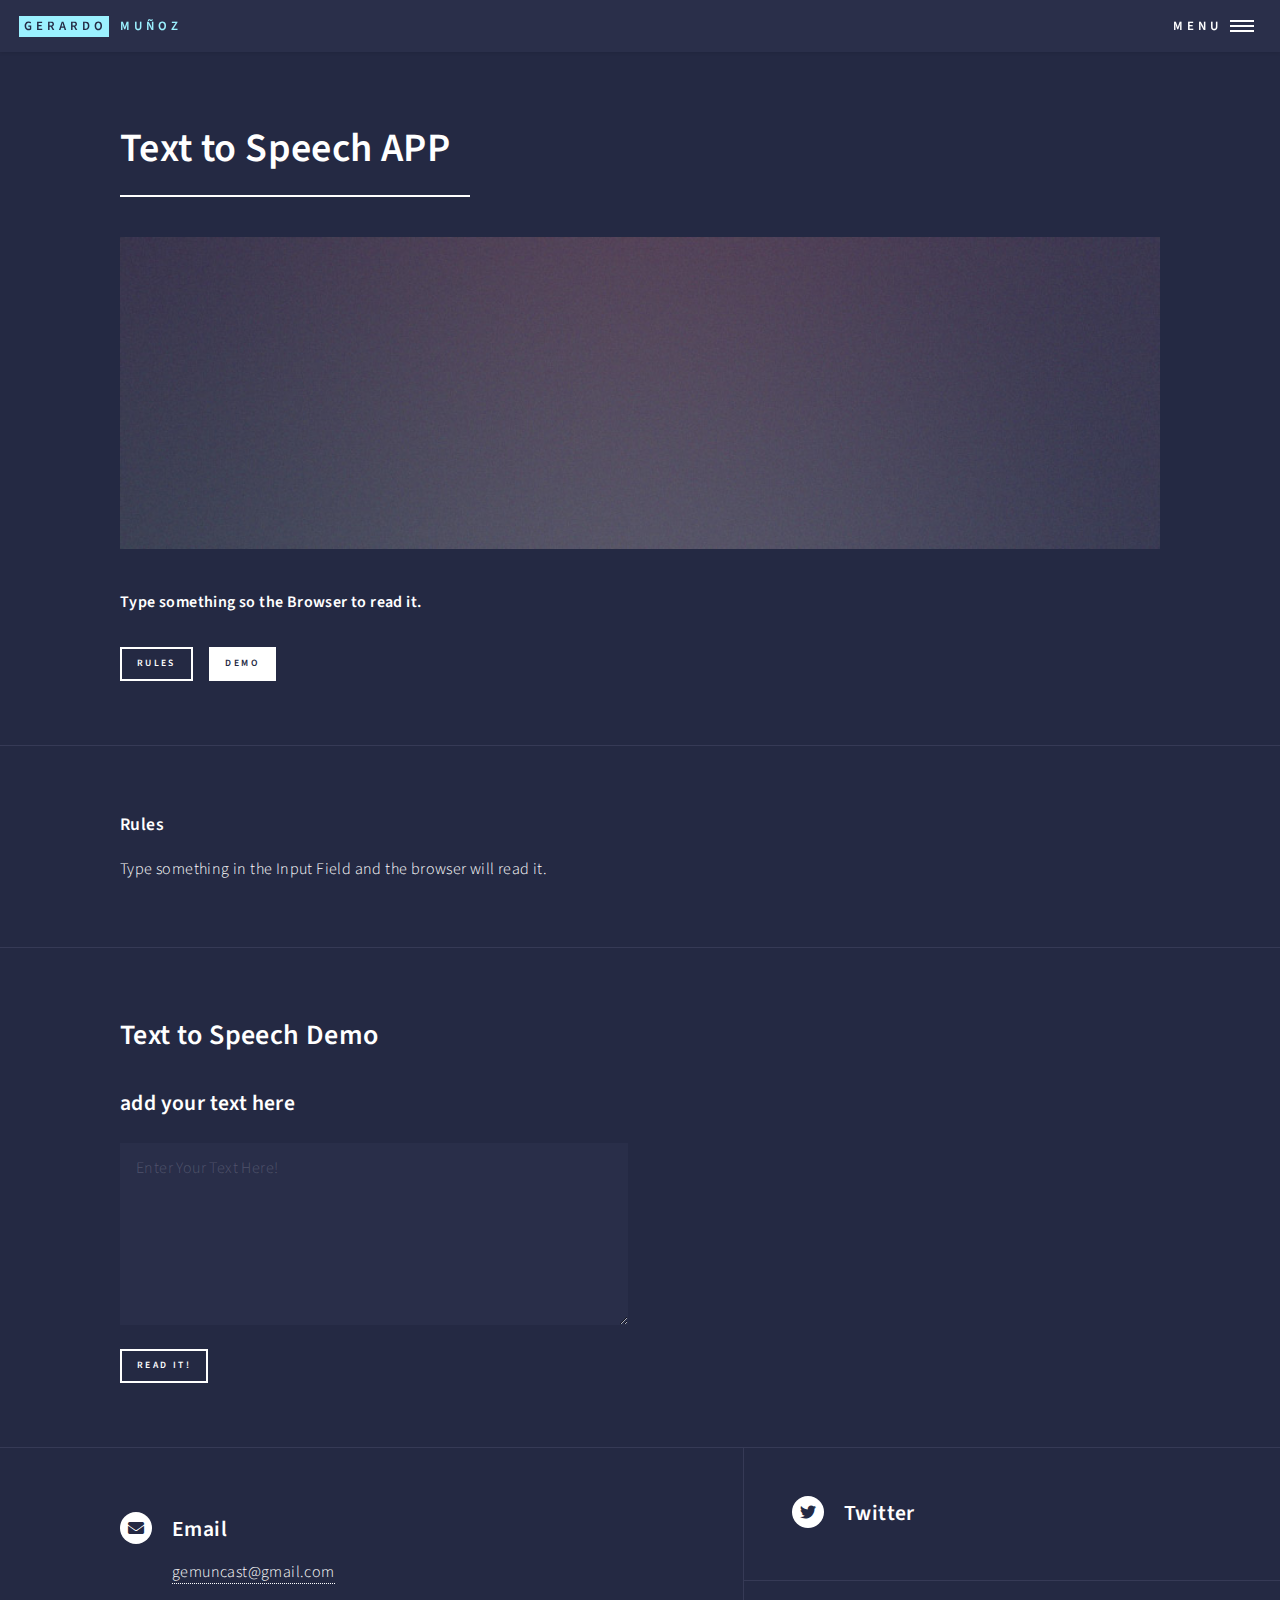
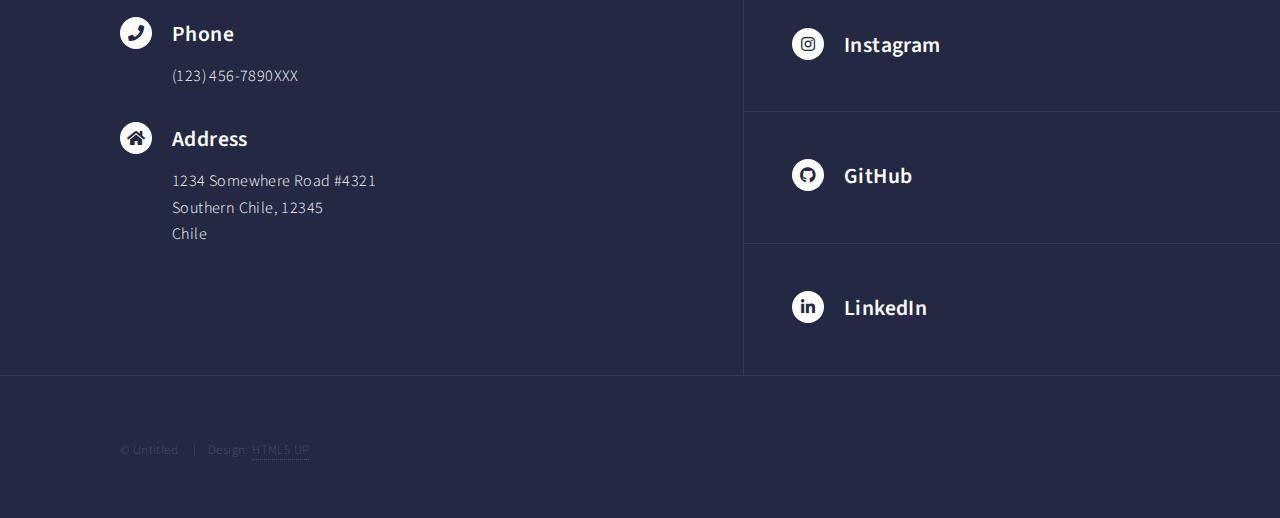
<file: textToSpeech.html>
<!DOCTYPE HTML>
<!--
	Forty by HTML5 UP
	html5up.net | @ajlkn
	Free for personal and commercial use under the CCA 3.0 license (html5up.net/license)
-->
<html>

<head>
    <title>Gerardo's Portfolio</title>
    <meta charset="utf-8" />
    <meta name="viewport" content="width=device-width, initial-scale=1, user-scalable=no" />
    <link rel="stylesheet" href="assets/css/main.css" />
    <noscript>
        <link rel="stylesheet" href="assets/css/noscript.css" />
    </noscript>
    <script src="https://code.responsivevoice.org/responsivevoice.js"></script>
</head>

<body class="is-preload">

    <!-- Wrapper -->
    <div id="wrapper">

        <!-- Header -->
        <header id="header">
            <a href="index.html" class="logo"><strong>Gerardo</strong> <span>Muñoz</span></a>
            <nav>
                <a href="#menu">Menu</a>
            </nav>
        </header>

        <!-- Menu -->
        <nav id="menu">
            <ul class="links">
                <li><a href="index.html">Home</a></li>
                <li><a href="htmlCss.html">HTML + CSS</a></li>
                <li><a href="js.html">JS</a></li>
                <li><a href="#contact">Contact</a></li>
            </ul>
        </nav>

        <!-- Main -->
        <div id="main" class="alt">

            <!-- One -->
            <section id="one">
                <div class="inner">
                    <header class="major">
                        <h1>Text to Speech APP</h1>
                    </header>
                    <span class="image main"><img src="images/pic11.jpg" alt="" /></span>
                    <p><strong>Type something so the Browser to read it.</strong></p>
                    <ul class="actions">
                        <li><a href="#rules" class="button small ">Rules</a></li>
                        <li><a href="#App" class="button small primary">Demo</a></li>
                    </ul>
                </div>
            </section>

            <!-- two -->

            <section id="rules">
                <div class="inner">
                    <h4>Rules</h4>
                    <p>Type something in the Input Field and the browser will read it.
                    </p>
                </div>

            </section>

            <!-- two -->

            <section id="App">
                <div class="inner">
                    <section>
                        <h2>Text to Speech Demo</h2>
                        <div>
                            <h3>add your text here</h3>
                            <form method="post" action="#">
                                <div class="row gtr-uniform">
                                    <div class="col-6 col-12-xsmall">                                        
                                        <textarea  name="add text" id="newText" placeholder="Enter Your Text Here!" rows="6"></textarea>
                                    </div>
                                    <!-- Break -->
                                    <div class="col-12">
                                        <ul class="actions">
                                            <li><a id="readText" onclick="textSpeak()" class="button small">Read it!</a></li>
                                        </ul>
                                    </div>
                                </div>
                            </form>
                        </div>
                    </section>
                </div>

            </section>

        </div>

        <!-- Contact -->
        <section id="contact">
            <div class="inner">
                <section>
                    <section>
                        <div class="contact-method">
                            <span class="icon solid alt fa-envelope"></span>
                            <h3>Email</h3>
                            <a>gemuncast@gmail.com</a>
                        </div>
                    </section>
                    <section>
                        <div class="contact-method">
                            <span class="icon solid alt fa-phone"></span>
                            <h3>Phone</h3>
                            <span>(123) 456-7890XXX </span>
                        </div>
                    </section>
                    <section>
                        <div class="contact-method">
                            <span class="icon solid alt fa-home"></span>
                            <h3>Address</h3>
                            <span>1234 Somewhere Road #4321<br />
                                Southern Chile, 12345<br />
                                Chile</span>
                        </div>
                    </section>
                </section>

                <section class="split">
                    <section>
                        <div class="contact-method">
                            <span class="icon brands alt fa-twitter"></span>
                            <h3>Twitter</h3>
                        </div>
                    </section>
                    <section>
                        <div class="contact-method">
                            <span class="icon brands alt fa-instagram"></span>
                            <h3>Instagram</h3>
                        </div>
                    </section>
                    <section>
                        <div class="contact-method">
                            <span class="icon brands alt fa-github"></span>
                            <h3>GitHub</h3>
                        </div>
                    </section>
                    <section>
                        <div class="contact-method">
                            <span class="icon brands alt fa-linkedin-in"></span>
                            <h3>LinkedIn</h3>
                        </div>
                    </section>
                </section>
            </div>
        </section>

        <!-- Footer -->
        <footer id="footer">
            <div class="inner">
                <ul class="copyright">
                    <li>&copy; Untitled</li>
                    <li>Design: <a href="https://html5up.net">HTML5 UP</a></li>
                </ul>
            </div>
        </footer>

    </div>

    <!-- Scripts -->
    <script src="assets/js/jquery.min.js"></script>
    <script src="assets/js/jquery.scrolly.min.js"></script>
    <script src="assets/js/jquery.scrollex.min.js"></script>
    <script src="assets/js/browser.min.js"></script>
    <script src="assets/js/breakpoints.min.js"></script>
    <script src="assets/js/util.js"></script>
    <script src="assets/js/main.js"></script>

    <script src="assets/js/appTextTpSpeech.js"></script>

</body>

</html>
</file>
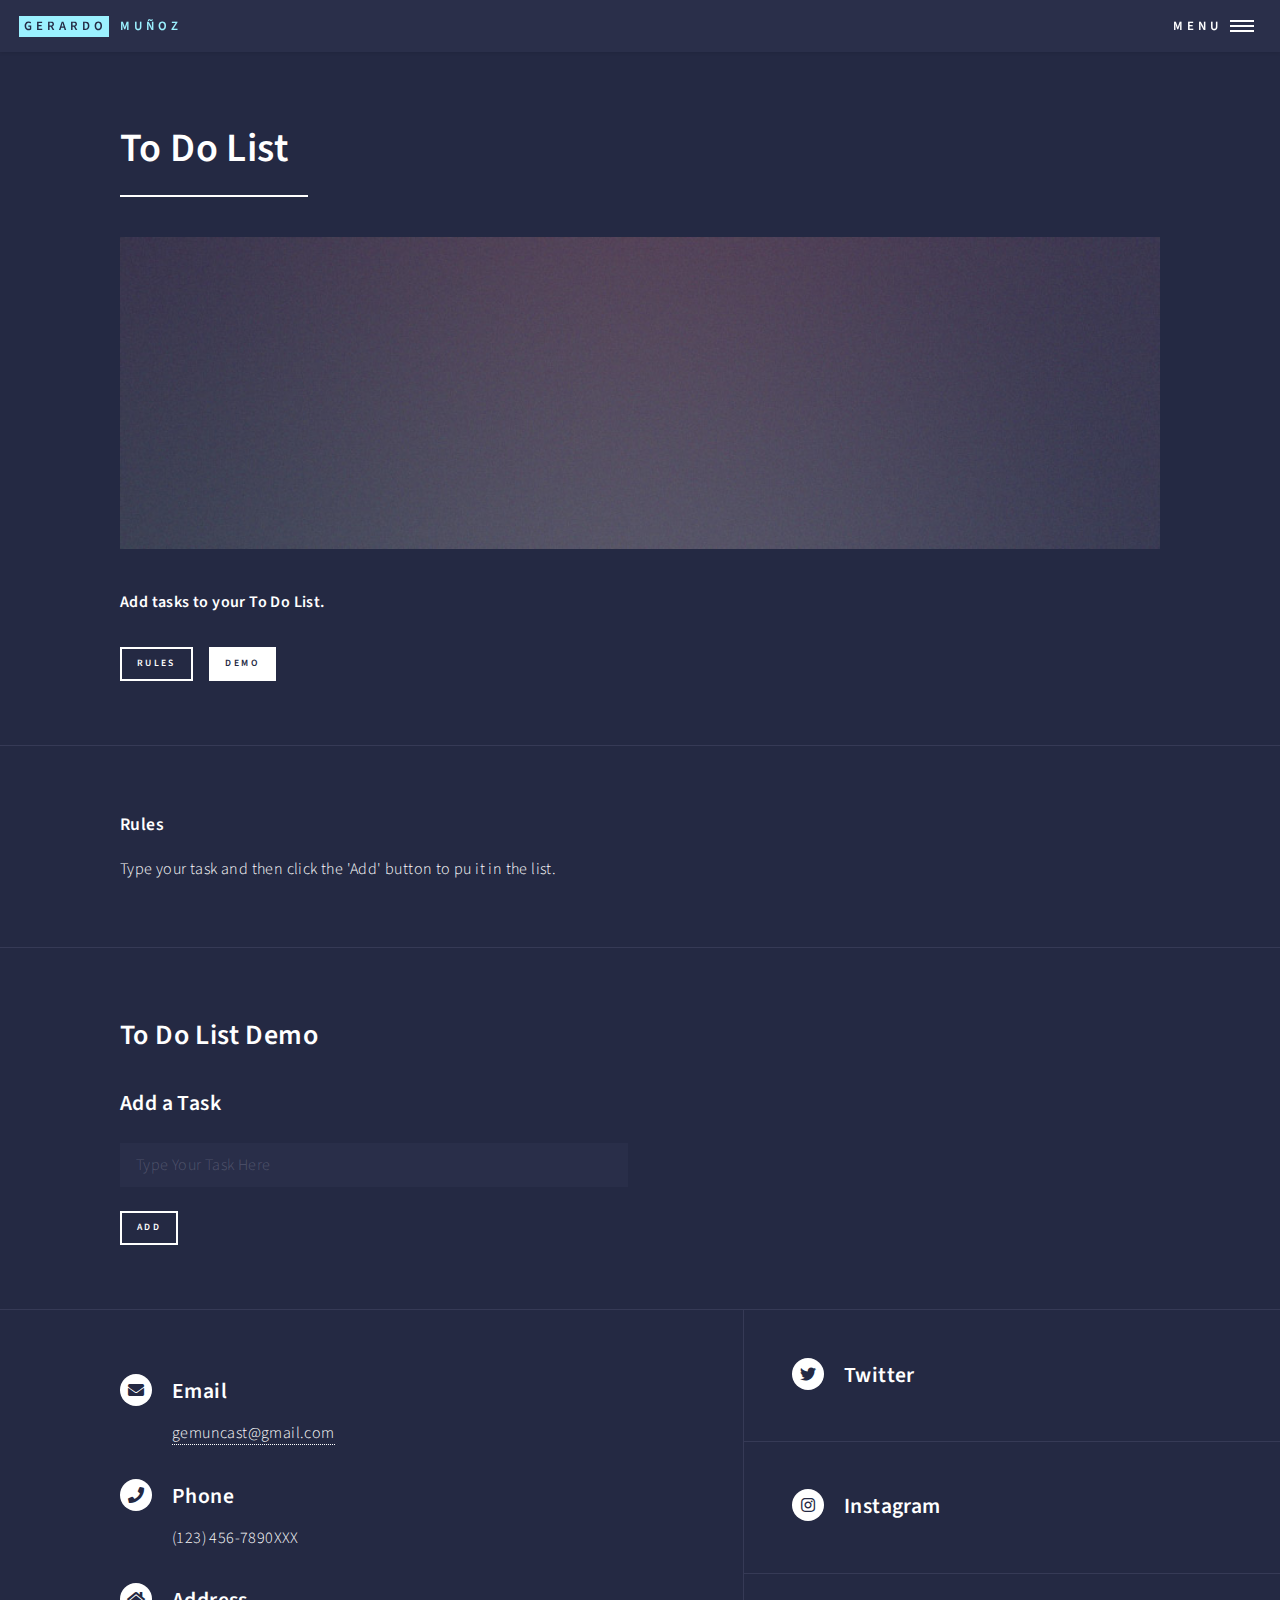
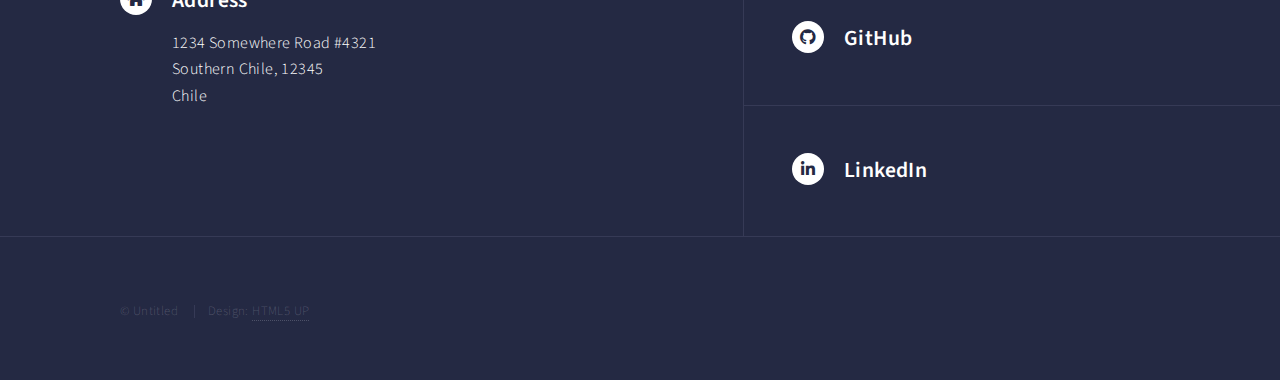
<file: toDo.html>
<!DOCTYPE HTML>
<!--
	Forty by HTML5 UP
	html5up.net | @ajlkn
	Free for personal and commercial use under the CCA 3.0 license (html5up.net/license)
-->
<html>

<head>
    <title>Gerardo's Portfolio</title>
    <meta charset="utf-8" />
    <meta name="viewport" content="width=device-width, initial-scale=1, user-scalable=no" />
    <link rel="stylesheet" href="assets/css/main.css" />
    <noscript>
        <link rel="stylesheet" href="assets/css/noscript.css" />
    </noscript>

</head>

<body class="is-preload">

    <!-- Wrapper -->
    <div id="wrapper">

        <!-- Header -->
        <header id="header">
            <a href="index.html" class="logo"><strong>Gerardo</strong> <span>Muñoz</span></a>
            <nav>
                <a href="#menu">Menu</a>
            </nav>
        </header>

        <!-- Menu -->
        <nav id="menu">
            <ul class="links">
                <li><a href="index.html">Home</a></li>
                <li><a href="htmlCss.html">HTML + CSS</a></li>
                <li><a href="js.html">JS</a></li>
                <li><a href="#contact">Contact</a></li>
            </ul>
        </nav>

        <!-- Main -->
        <div id="main" class="alt">

            <!-- One -->
            <section id="one">
                <div class="inner">
                    <header class="major">
                        <h1>To Do List</h1>
                    </header>
                    <span class="image main"><img src="images/pic11.jpg" alt="" /></span>
                    <p><strong>Add tasks to your To Do List.</strong></p>
                    <ul class="actions">
                        <li><a href="#rules" class="button small ">Rules</a></li>
                        <li><a href="#ToDoApp" class="button small primary">Demo</a></li>
                    </ul>
                </div>
            </section>

            <!-- two -->

            <section id="rules">
                <div class="inner">
                    <h4>Rules</h4>
                    <p>Type your task and then click the 'Add' button to pu it in the list.
                    </p>
                </div>

            </section>

            <!-- two -->

            <section id="ToDoApp">
                <div class="inner">
                    <section>
                        <h2>To Do List Demo</h2>
                        <div>
                            <h3>Add a Task</h3>
                            <form method="post" action="#">
                                <div class="row gtr-uniform">
                                    <div class="col-6 col-12-xsmall">
                                        <input type="text" name="add task" id="newTask" value=""
                                            placeholder="Type Your Task Here" />
                                    </div>
                                    <!-- Break -->
                                    <div class="col-12">
                                        <ul class="actions">
                                            <li><a id="addTask" class="button small">Add</a></li>
                                        </ul>
                                    </div>
                                </div>
                            </form>
                        </div>
                    </section>
                    <section>
                        <ol id="ToDoAppDisplay">
                        </ol>
                    </section>
                </div>

            </section>

        </div>

        <!-- Contact -->
        <section id="contact">
            <div class="inner">
                <section>
                    <section>
                        <div class="contact-method">
                            <span class="icon solid alt fa-envelope"></span>
                            <h3>Email</h3>
                            <a>gemuncast@gmail.com</a>
                        </div>
                    </section>
                    <section>
                        <div class="contact-method">
                            <span class="icon solid alt fa-phone"></span>
                            <h3>Phone</h3>
                            <span>(123) 456-7890XXX </span>
                        </div>
                    </section>
                    <section>
                        <div class="contact-method">
                            <span class="icon solid alt fa-home"></span>
                            <h3>Address</h3>
                            <span>1234 Somewhere Road #4321<br />
                                Southern Chile, 12345<br />
                                Chile</span>
                        </div>
                    </section>
                </section>

                <section class="split">
                    <section>
                        <div class="contact-method">
                            <span class="icon brands alt fa-twitter"></span>
                            <h3>Twitter</h3>
                        </div>
                    </section>
                    <section>
                        <div class="contact-method">
                            <span class="icon brands alt fa-instagram"></span>
                            <h3>Instagram</h3>
                        </div>
                    </section>
                    <section>
                        <div class="contact-method">
                            <span class="icon brands alt fa-github"></span>
                            <h3>GitHub</h3>
                        </div>
                    </section>
                    <section>
                        <div class="contact-method">
                            <span class="icon brands alt fa-linkedin-in"></span>
                            <h3>LinkedIn</h3>
                        </div>
                    </section>
                </section>
            </div>
        </section>

        <!-- Footer -->
        <footer id="footer">
            <div class="inner">
                <ul class="copyright">
                    <li>&copy; Untitled</li>
                    <li>Design: <a href="https://html5up.net">HTML5 UP</a></li>
                </ul>
            </div>
        </footer>

    </div>

    <!-- Scripts -->
    <script src="assets/js/jquery.min.js"></script>
    <script src="assets/js/jquery.scrolly.min.js"></script>
    <script src="assets/js/jquery.scrollex.min.js"></script>
    <script src="assets/js/browser.min.js"></script>
    <script src="assets/js/breakpoints.min.js"></script>
    <script src="assets/js/util.js"></script>
    <script src="assets/js/main.js"></script>

    <script src="assets/js/uiToDo.js"></script>
    <script src="assets/js/appToDo.js"></script>

</body>

</html>
</file>
<file: assets/css/noscript.css>
/*
	Forty by HTML5 UP
	html5up.net | @ajlkn
	Free for personal and commercial use under the CCA 3.0 license (html5up.net/license)
*/

/* Banner */

	body.is-preload #banner:after {
		opacity: 0.85;
	}

	body.is-preload #banner > .inner {
		-moz-filter: none;
		-webkit-filter: none;
		-ms-filter: none;
		filter: none;
		-moz-transform: none;
		-webkit-transform: none;
		-ms-transform: none;
		transform: none;
		opacity: 1;
	}
</file>
<file: assets/css/gameOfLife.css>
.field{
border: 1px solid black;
}

.cell{
    width: 1px;
    height: 1px;
    border: 0.125px;
}

.filled{
    background-color: black;
}

.empty{
    background-color: white;
}
</file>
<file: assets/css/main.css>
@import url(fontawesome-all.min.css);
@import url("https://fonts.googleapis.com/css?family=Source+Sans+Pro:300,300italic,600,600italic");

/*
	Forty by HTML5 UP
	html5up.net | @ajlkn
	Free for personal and commercial use under the CCA 3.0 license (html5up.net/license)
*/

html, body, div, span, applet, object,
iframe, h1, h2, h3, h4, h5, h6, p, blockquote,
pre, a, abbr, acronym, address, big, cite,
code, del, dfn, em, img, ins, kbd, q, s, samp,
small, strike, strong, sub, sup, tt, var, b,
u, i, center, dl, dt, dd, ol, ul, li, fieldset,
form, label, legend, table, caption, tbody,
tfoot, thead, tr, th, td, article, aside,
canvas, details, embed, figure, figcaption,
footer, header, hgroup, menu, nav, output, ruby,
section, summary, time, mark, audio, video {
	margin: 0;
	padding: 0;
	border: 0;
	font-size: 100%;
	font: inherit;
	vertical-align: baseline;}

article, aside, details, figcaption, figure,
footer, header, hgroup, menu, nav, section {
	display: block;}

body {
	line-height: 1;
}

ol, ul {
	list-style: none;
}

blockquote, q {
	quotes: none;
}

	blockquote:before, blockquote:after, q:before, q:after {
		content: '';
		content: none;
	}

table {
	border-collapse: collapse;
	border-spacing: 0;
}

body {
	-webkit-text-size-adjust: none;
}

mark {
	background-color: transparent;
	color: inherit;
}

input::-moz-focus-inner {
	border: 0;
	padding: 0;
}

input, select, textarea {
	-moz-appearance: none;
	-webkit-appearance: none;
	-ms-appearance: none;
	appearance: none;
}

/* Basic */

	@-ms-viewport {
		width: device-width;
	}

	body {
		-ms-overflow-style: scrollbar;
	}

	@media screen and (max-width: 480px) {

		html, body {
			min-width: 320px;
		}

	}

	html {
		box-sizing: border-box;
	}

	*, *:before, *:after {
		box-sizing: inherit;
	}

	body {
		background: #242943;
	}

		body.is-preload *, body.is-preload *:before, body.is-preload *:after {
			-moz-animation: none !important;
			-webkit-animation: none !important;
			-ms-animation: none !important;
			animation: none !important;
			-moz-transition: none !important;
			-webkit-transition: none !important;
			-ms-transition: none !important;
			transition: none !important;
		}

/* Type */

	body, input, select, textarea {
		color: #ffffff;
		font-family: "Source Sans Pro", Helvetica, sans-serif;
		font-size: 17pt;
		font-weight: 300;
		letter-spacing: 0.025em;
		line-height: 1.65;
	}

		@media screen and (max-width: 1680px) {

			body, input, select, textarea {
				font-size: 14pt;
			}

		}

		@media screen and (max-width: 1280px) {

			body, input, select, textarea {
				font-size: 12pt;
			}

		}

		@media screen and (max-width: 360px) {

			body, input, select, textarea {
				font-size: 11pt;
			}

		}

	a {
		-moz-transition: color 0.2s ease-in-out, border-bottom-color 0.2s ease-in-out;
		-webkit-transition: color 0.2s ease-in-out, border-bottom-color 0.2s ease-in-out;
		-ms-transition: color 0.2s ease-in-out, border-bottom-color 0.2s ease-in-out;
		transition: color 0.2s ease-in-out, border-bottom-color 0.2s ease-in-out;
		border-bottom: dotted 1px;
		color: inherit;
		text-decoration: none;
	}

		a:hover {
			border-bottom-color: transparent;
			color: #9bf1ff !important;
		}

		a:active {
			color: #53e3fb !important;
		}

	strong, b {
		color: #ffffff;
		font-weight: 600;
	}

	em, i {
		font-style: italic;
	}

	p {
		margin: 0 0 2em 0;
	}

	h1, h2, h3, h4, h5, h6 {
		color: #ffffff;
		font-weight: 600;
		line-height: 1.65;
		margin: 0 0 1em 0;
	}

		h1 a, h2 a, h3 a, h4 a, h5 a, h6 a {
			color: inherit;
			border-bottom: 0;
		}

	h1 {
		font-size: 2.5em;
	}

	h2 {
		font-size: 1.75em;
	}

	h3 {
		font-size: 1.35em;
	}

	h4 {
		font-size: 1.1em;
	}

	h5 {
		font-size: 0.9em;
	}

	h6 {
		font-size: 0.7em;
	}

	@media screen and (max-width: 736px) {

		h1 {
			font-size: 2em;
		}

		h2 {
			font-size: 1.5em;
		}

		h3 {
			font-size: 1.25em;
		}

	}

	sub {
		font-size: 0.8em;
		position: relative;
		top: 0.5em;
	}

	sup {
		font-size: 0.8em;
		position: relative;
		top: -0.5em;
	}

	blockquote {
		border-left: solid 4px rgba(212, 212, 255, 0.1);
		font-style: italic;
		margin: 0 0 2em 0;
		padding: 0.5em 0 0.5em 2em;
	}

	code {
		background: rgba(212, 212, 255, 0.035);
		font-family: "Courier New", monospace;
		font-size: 0.9em;
		margin: 0 0.25em;
		padding: 0.25em 0.65em;
	}

	pre {
		-webkit-overflow-scrolling: touch;
		font-family: "Courier New", monospace;
		font-size: 0.9em;
		margin: 0 0 2em 0;
	}

		pre code {
			display: block;
			line-height: 1.75;
			padding: 1em 1.5em;
			overflow-x: auto;
		}

	hr {
		border: 0;
		border-bottom: solid 1px rgba(212, 212, 255, 0.1);
		margin: 2em 0;
	}

		hr.major {
			margin: 3em 0;
		}

	.align-left {
		text-align: left;
	}

	.align-center {
		text-align: center;
	}

	.align-right {
		text-align: right;
	}

/* Row */

	.row {
		display: flex;
		flex-wrap: wrap;
		box-sizing: border-box;
		align-items: stretch;
	}

		.row > * {
			box-sizing: border-box;
		}

		.row.gtr-uniform > * > :last-child {
			margin-bottom: 0;
		}

		.row.aln-left {
			justify-content: flex-start;
		}

		.row.aln-center {
			justify-content: center;
		}

		.row.aln-right {
			justify-content: flex-end;
		}

		.row.aln-top {
			align-items: flex-start;
		}

		.row.aln-middle {
			align-items: center;
		}

		.row.aln-bottom {
			align-items: flex-end;
		}

		.row > .imp {
			order: -1;
		}

		.row > .col-1 {
			width: 8.33333%;
		}

		.row > .off-1 {
			margin-left: 8.33333%;
		}

		.row > .col-2 {
			width: 16.66667%;
		}

		.row > .off-2 {
			margin-left: 16.66667%;
		}

		.row > .col-3 {
			width: 25%;
		}

		.row > .off-3 {
			margin-left: 25%;
		}

		.row > .col-4 {
			width: 33.33333%;
		}

		.row > .off-4 {
			margin-left: 33.33333%;
		}

		.row > .col-5 {
			width: 41.66667%;
		}

		.row > .off-5 {
			margin-left: 41.66667%;
		}

		.row > .col-6 {
			width: 50%;
		}

		.row > .off-6 {
			margin-left: 50%;
		}

		.row > .col-7 {
			width: 58.33333%;
		}

		.row > .off-7 {
			margin-left: 58.33333%;
		}

		.row > .col-8 {
			width: 66.66667%;
		}

		.row > .off-8 {
			margin-left: 66.66667%;
		}

		.row > .col-9 {
			width: 75%;
		}

		.row > .off-9 {
			margin-left: 75%;
		}

		.row > .col-10 {
			width: 83.33333%;
		}

		.row > .off-10 {
			margin-left: 83.33333%;
		}

		.row > .col-11 {
			width: 91.66667%;
		}

		.row > .off-11 {
			margin-left: 91.66667%;
		}

		.row > .col-12 {
			width: 100%;
		}

		.row > .off-12 {
			margin-left: 100%;
		}

		.row.gtr-0 {
			margin-top: 0;
			margin-left: 0em;
		}

			.row.gtr-0 > * {
				padding: 0 0 0 0em;
			}

			.row.gtr-0.gtr-uniform {
				margin-top: 0em;
			}

				.row.gtr-0.gtr-uniform > * {
					padding-top: 0em;
				}

		.row.gtr-25 {
			margin-top: 0;
			margin-left: -0.5em;
		}

			.row.gtr-25 > * {
				padding: 0 0 0 0.5em;
			}

			.row.gtr-25.gtr-uniform {
				margin-top: -0.5em;
			}

				.row.gtr-25.gtr-uniform > * {
					padding-top: 0.5em;
				}

		.row.gtr-50 {
			margin-top: 0;
			margin-left: -1em;
		}

			.row.gtr-50 > * {
				padding: 0 0 0 1em;
			}

			.row.gtr-50.gtr-uniform {
				margin-top: -1em;
			}

				.row.gtr-50.gtr-uniform > * {
					padding-top: 1em;
				}

		.row {
			margin-top: 0;
			margin-left: -2em;
		}

			.row > * {
				padding: 0 0 0 2em;
			}

			.row.gtr-uniform {
				margin-top: -2em;
			}

				.row.gtr-uniform > * {
					padding-top: 2em;
				}

		.row.gtr-150 {
			margin-top: 0;
			margin-left: -3em;
		}

			.row.gtr-150 > * {
				padding: 0 0 0 3em;
			}

			.row.gtr-150.gtr-uniform {
				margin-top: -3em;
			}

				.row.gtr-150.gtr-uniform > * {
					padding-top: 3em;
				}

		.row.gtr-200 {
			margin-top: 0;
			margin-left: -4em;
		}

			.row.gtr-200 > * {
				padding: 0 0 0 4em;
			}

			.row.gtr-200.gtr-uniform {
				margin-top: -4em;
			}

				.row.gtr-200.gtr-uniform > * {
					padding-top: 4em;
				}

		@media screen and (max-width: 1680px) {

			.row {
				display: flex;
				flex-wrap: wrap;
				box-sizing: border-box;
				align-items: stretch;
			}

				.row > * {
					box-sizing: border-box;
				}

				.row.gtr-uniform > * > :last-child {
					margin-bottom: 0;
				}

				.row.aln-left {
					justify-content: flex-start;
				}

				.row.aln-center {
					justify-content: center;
				}

				.row.aln-right {
					justify-content: flex-end;
				}

				.row.aln-top {
					align-items: flex-start;
				}

				.row.aln-middle {
					align-items: center;
				}

				.row.aln-bottom {
					align-items: flex-end;
				}

				.row > .imp-xlarge {
					order: -1;
				}

				.row > .col-1-xlarge {
					width: 8.33333%;
				}

				.row > .off-1-xlarge {
					margin-left: 8.33333%;
				}

				.row > .col-2-xlarge {
					width: 16.66667%;
				}

				.row > .off-2-xlarge {
					margin-left: 16.66667%;
				}

				.row > .col-3-xlarge {
					width: 25%;
				}

				.row > .off-3-xlarge {
					margin-left: 25%;
				}

				.row > .col-4-xlarge {
					width: 33.33333%;
				}

				.row > .off-4-xlarge {
					margin-left: 33.33333%;
				}

				.row > .col-5-xlarge {
					width: 41.66667%;
				}

				.row > .off-5-xlarge {
					margin-left: 41.66667%;
				}

				.row > .col-6-xlarge {
					width: 50%;
				}

				.row > .off-6-xlarge {
					margin-left: 50%;
				}

				.row > .col-7-xlarge {
					width: 58.33333%;
				}

				.row > .off-7-xlarge {
					margin-left: 58.33333%;
				}

				.row > .col-8-xlarge {
					width: 66.66667%;
				}

				.row > .off-8-xlarge {
					margin-left: 66.66667%;
				}

				.row > .col-9-xlarge {
					width: 75%;
				}

				.row > .off-9-xlarge {
					margin-left: 75%;
				}

				.row > .col-10-xlarge {
					width: 83.33333%;
				}

				.row > .off-10-xlarge {
					margin-left: 83.33333%;
				}

				.row > .col-11-xlarge {
					width: 91.66667%;
				}

				.row > .off-11-xlarge {
					margin-left: 91.66667%;
				}

				.row > .col-12-xlarge {
					width: 100%;
				}

				.row > .off-12-xlarge {
					margin-left: 100%;
				}

				.row.gtr-0 {
					margin-top: 0;
					margin-left: 0em;
				}

					.row.gtr-0 > * {
						padding: 0 0 0 0em;
					}

					.row.gtr-0.gtr-uniform {
						margin-top: 0em;
					}

						.row.gtr-0.gtr-uniform > * {
							padding-top: 0em;
						}

				.row.gtr-25 {
					margin-top: 0;
					margin-left: -0.5em;
				}

					.row.gtr-25 > * {
						padding: 0 0 0 0.5em;
					}

					.row.gtr-25.gtr-uniform {
						margin-top: -0.5em;
					}

						.row.gtr-25.gtr-uniform > * {
							padding-top: 0.5em;
						}

				.row.gtr-50 {
					margin-top: 0;
					margin-left: -1em;
				}

					.row.gtr-50 > * {
						padding: 0 0 0 1em;
					}

					.row.gtr-50.gtr-uniform {
						margin-top: -1em;
					}

						.row.gtr-50.gtr-uniform > * {
							padding-top: 1em;
						}

				.row {
					margin-top: 0;
					margin-left: -2em;
				}

					.row > * {
						padding: 0 0 0 2em;
					}

					.row.gtr-uniform {
						margin-top: -2em;
					}

						.row.gtr-uniform > * {
							padding-top: 2em;
						}

				.row.gtr-150 {
					margin-top: 0;
					margin-left: -3em;
				}

					.row.gtr-150 > * {
						padding: 0 0 0 3em;
					}

					.row.gtr-150.gtr-uniform {
						margin-top: -3em;
					}

						.row.gtr-150.gtr-uniform > * {
							padding-top: 3em;
						}

				.row.gtr-200 {
					margin-top: 0;
					margin-left: -4em;
				}

					.row.gtr-200 > * {
						padding: 0 0 0 4em;
					}

					.row.gtr-200.gtr-uniform {
						margin-top: -4em;
					}

						.row.gtr-200.gtr-uniform > * {
							padding-top: 4em;
						}

		}

		@media screen and (max-width: 1280px) {

			.row {
				display: flex;
				flex-wrap: wrap;
				box-sizing: border-box;
				align-items: stretch;
			}

				.row > * {
					box-sizing: border-box;
				}

				.row.gtr-uniform > * > :last-child {
					margin-bottom: 0;
				}

				.row.aln-left {
					justify-content: flex-start;
				}

				.row.aln-center {
					justify-content: center;
				}

				.row.aln-right {
					justify-content: flex-end;
				}

				.row.aln-top {
					align-items: flex-start;
				}

				.row.aln-middle {
					align-items: center;
				}

				.row.aln-bottom {
					align-items: flex-end;
				}

				.row > .imp-large {
					order: -1;
				}

				.row > .col-1-large {
					width: 8.33333%;
				}

				.row > .off-1-large {
					margin-left: 8.33333%;
				}

				.row > .col-2-large {
					width: 16.66667%;
				}

				.row > .off-2-large {
					margin-left: 16.66667%;
				}

				.row > .col-3-large {
					width: 25%;
				}

				.row > .off-3-large {
					margin-left: 25%;
				}

				.row > .col-4-large {
					width: 33.33333%;
				}

				.row > .off-4-large {
					margin-left: 33.33333%;
				}

				.row > .col-5-large {
					width: 41.66667%;
				}

				.row > .off-5-large {
					margin-left: 41.66667%;
				}

				.row > .col-6-large {
					width: 50%;
				}

				.row > .off-6-large {
					margin-left: 50%;
				}

				.row > .col-7-large {
					width: 58.33333%;
				}

				.row > .off-7-large {
					margin-left: 58.33333%;
				}

				.row > .col-8-large {
					width: 66.66667%;
				}

				.row > .off-8-large {
					margin-left: 66.66667%;
				}

				.row > .col-9-large {
					width: 75%;
				}

				.row > .off-9-large {
					margin-left: 75%;
				}

				.row > .col-10-large {
					width: 83.33333%;
				}

				.row > .off-10-large {
					margin-left: 83.33333%;
				}

				.row > .col-11-large {
					width: 91.66667%;
				}

				.row > .off-11-large {
					margin-left: 91.66667%;
				}

				.row > .col-12-large {
					width: 100%;
				}

				.row > .off-12-large {
					margin-left: 100%;
				}

				.row.gtr-0 {
					margin-top: 0;
					margin-left: 0em;
				}

					.row.gtr-0 > * {
						padding: 0 0 0 0em;
					}

					.row.gtr-0.gtr-uniform {
						margin-top: 0em;
					}

						.row.gtr-0.gtr-uniform > * {
							padding-top: 0em;
						}

				.row.gtr-25 {
					margin-top: 0;
					margin-left: -0.375em;
				}

					.row.gtr-25 > * {
						padding: 0 0 0 0.375em;
					}

					.row.gtr-25.gtr-uniform {
						margin-top: -0.375em;
					}

						.row.gtr-25.gtr-uniform > * {
							padding-top: 0.375em;
						}

				.row.gtr-50 {
					margin-top: 0;
					margin-left: -0.75em;
				}

					.row.gtr-50 > * {
						padding: 0 0 0 0.75em;
					}

					.row.gtr-50.gtr-uniform {
						margin-top: -0.75em;
					}

						.row.gtr-50.gtr-uniform > * {
							padding-top: 0.75em;
						}

				.row {
					margin-top: 0;
					margin-left: -1.5em;
				}

					.row > * {
						padding: 0 0 0 1.5em;
					}

					.row.gtr-uniform {
						margin-top: -1.5em;
					}

						.row.gtr-uniform > * {
							padding-top: 1.5em;
						}

				.row.gtr-150 {
					margin-top: 0;
					margin-left: -2.25em;
				}

					.row.gtr-150 > * {
						padding: 0 0 0 2.25em;
					}

					.row.gtr-150.gtr-uniform {
						margin-top: -2.25em;
					}

						.row.gtr-150.gtr-uniform > * {
							padding-top: 2.25em;
						}

				.row.gtr-200 {
					margin-top: 0;
					margin-left: -3em;
				}

					.row.gtr-200 > * {
						padding: 0 0 0 3em;
					}

					.row.gtr-200.gtr-uniform {
						margin-top: -3em;
					}

						.row.gtr-200.gtr-uniform > * {
							padding-top: 3em;
						}

		}

		@media screen and (max-width: 980px) {

			.row {
				display: flex;
				flex-wrap: wrap;
				box-sizing: border-box;
				align-items: stretch;
			}

				.row > * {
					box-sizing: border-box;
				}

				.row.gtr-uniform > * > :last-child {
					margin-bottom: 0;
				}

				.row.aln-left {
					justify-content: flex-start;
				}

				.row.aln-center {
					justify-content: center;
				}

				.row.aln-right {
					justify-content: flex-end;
				}

				.row.aln-top {
					align-items: flex-start;
				}

				.row.aln-middle {
					align-items: center;
				}

				.row.aln-bottom {
					align-items: flex-end;
				}

				.row > .imp-medium {
					order: -1;
				}

				.row > .col-1-medium {
					width: 8.33333%;
				}

				.row > .off-1-medium {
					margin-left: 8.33333%;
				}

				.row > .col-2-medium {
					width: 16.66667%;
				}

				.row > .off-2-medium {
					margin-left: 16.66667%;
				}

				.row > .col-3-medium {
					width: 25%;
				}

				.row > .off-3-medium {
					margin-left: 25%;
				}

				.row > .col-4-medium {
					width: 33.33333%;
				}

				.row > .off-4-medium {
					margin-left: 33.33333%;
				}

				.row > .col-5-medium {
					width: 41.66667%;
				}

				.row > .off-5-medium {
					margin-left: 41.66667%;
				}

				.row > .col-6-medium {
					width: 50%;
				}

				.row > .off-6-medium {
					margin-left: 50%;
				}

				.row > .col-7-medium {
					width: 58.33333%;
				}

				.row > .off-7-medium {
					margin-left: 58.33333%;
				}

				.row > .col-8-medium {
					width: 66.66667%;
				}

				.row > .off-8-medium {
					margin-left: 66.66667%;
				}

				.row > .col-9-medium {
					width: 75%;
				}

				.row > .off-9-medium {
					margin-left: 75%;
				}

				.row > .col-10-medium {
					width: 83.33333%;
				}

				.row > .off-10-medium {
					margin-left: 83.33333%;
				}

				.row > .col-11-medium {
					width: 91.66667%;
				}

				.row > .off-11-medium {
					margin-left: 91.66667%;
				}

				.row > .col-12-medium {
					width: 100%;
				}

				.row > .off-12-medium {
					margin-left: 100%;
				}

				.row.gtr-0 {
					margin-top: 0;
					margin-left: 0em;
				}

					.row.gtr-0 > * {
						padding: 0 0 0 0em;
					}

					.row.gtr-0.gtr-uniform {
						margin-top: 0em;
					}

						.row.gtr-0.gtr-uniform > * {
							padding-top: 0em;
						}

				.row.gtr-25 {
					margin-top: 0;
					margin-left: -0.375em;
				}

					.row.gtr-25 > * {
						padding: 0 0 0 0.375em;
					}

					.row.gtr-25.gtr-uniform {
						margin-top: -0.375em;
					}

						.row.gtr-25.gtr-uniform > * {
							padding-top: 0.375em;
						}

				.row.gtr-50 {
					margin-top: 0;
					margin-left: -0.75em;
				}

					.row.gtr-50 > * {
						padding: 0 0 0 0.75em;
					}

					.row.gtr-50.gtr-uniform {
						margin-top: -0.75em;
					}

						.row.gtr-50.gtr-uniform > * {
							padding-top: 0.75em;
						}

				.row {
					margin-top: 0;
					margin-left: -1.5em;
				}

					.row > * {
						padding: 0 0 0 1.5em;
					}

					.row.gtr-uniform {
						margin-top: -1.5em;
					}

						.row.gtr-uniform > * {
							padding-top: 1.5em;
						}

				.row.gtr-150 {
					margin-top: 0;
					margin-left: -2.25em;
				}

					.row.gtr-150 > * {
						padding: 0 0 0 2.25em;
					}

					.row.gtr-150.gtr-uniform {
						margin-top: -2.25em;
					}

						.row.gtr-150.gtr-uniform > * {
							padding-top: 2.25em;
						}

				.row.gtr-200 {
					margin-top: 0;
					margin-left: -3em;
				}

					.row.gtr-200 > * {
						padding: 0 0 0 3em;
					}

					.row.gtr-200.gtr-uniform {
						margin-top: -3em;
					}

						.row.gtr-200.gtr-uniform > * {
							padding-top: 3em;
						}

		}

		@media screen and (max-width: 736px) {

			.row {
				display: flex;
				flex-wrap: wrap;
				box-sizing: border-box;
				align-items: stretch;
			}

				.row > * {
					box-sizing: border-box;
				}

				.row.gtr-uniform > * > :last-child {
					margin-bottom: 0;
				}

				.row.aln-left {
					justify-content: flex-start;
				}

				.row.aln-center {
					justify-content: center;
				}

				.row.aln-right {
					justify-content: flex-end;
				}

				.row.aln-top {
					align-items: flex-start;
				}

				.row.aln-middle {
					align-items: center;
				}

				.row.aln-bottom {
					align-items: flex-end;
				}

				.row > .imp-small {
					order: -1;
				}

				.row > .col-1-small {
					width: 8.33333%;
				}

				.row > .off-1-small {
					margin-left: 8.33333%;
				}

				.row > .col-2-small {
					width: 16.66667%;
				}

				.row > .off-2-small {
					margin-left: 16.66667%;
				}

				.row > .col-3-small {
					width: 25%;
				}

				.row > .off-3-small {
					margin-left: 25%;
				}

				.row > .col-4-small {
					width: 33.33333%;
				}

				.row > .off-4-small {
					margin-left: 33.33333%;
				}

				.row > .col-5-small {
					width: 41.66667%;
				}

				.row > .off-5-small {
					margin-left: 41.66667%;
				}

				.row > .col-6-small {
					width: 50%;
				}

				.row > .off-6-small {
					margin-left: 50%;
				}

				.row > .col-7-small {
					width: 58.33333%;
				}

				.row > .off-7-small {
					margin-left: 58.33333%;
				}

				.row > .col-8-small {
					width: 66.66667%;
				}

				.row > .off-8-small {
					margin-left: 66.66667%;
				}

				.row > .col-9-small {
					width: 75%;
				}

				.row > .off-9-small {
					margin-left: 75%;
				}

				.row > .col-10-small {
					width: 83.33333%;
				}

				.row > .off-10-small {
					margin-left: 83.33333%;
				}

				.row > .col-11-small {
					width: 91.66667%;
				}

				.row > .off-11-small {
					margin-left: 91.66667%;
				}

				.row > .col-12-small {
					width: 100%;
				}

				.row > .off-12-small {
					margin-left: 100%;
				}

				.row.gtr-0 {
					margin-top: 0;
					margin-left: 0em;
				}

					.row.gtr-0 > * {
						padding: 0 0 0 0em;
					}

					.row.gtr-0.gtr-uniform {
						margin-top: 0em;
					}

						.row.gtr-0.gtr-uniform > * {
							padding-top: 0em;
						}

				.row.gtr-25 {
					margin-top: 0;
					margin-left: -0.3125em;
				}

					.row.gtr-25 > * {
						padding: 0 0 0 0.3125em;
					}

					.row.gtr-25.gtr-uniform {
						margin-top: -0.3125em;
					}

						.row.gtr-25.gtr-uniform > * {
							padding-top: 0.3125em;
						}

				.row.gtr-50 {
					margin-top: 0;
					margin-left: -0.625em;
				}

					.row.gtr-50 > * {
						padding: 0 0 0 0.625em;
					}

					.row.gtr-50.gtr-uniform {
						margin-top: -0.625em;
					}

						.row.gtr-50.gtr-uniform > * {
							padding-top: 0.625em;
						}

				.row {
					margin-top: 0;
					margin-left: -1.25em;
				}

					.row > * {
						padding: 0 0 0 1.25em;
					}

					.row.gtr-uniform {
						margin-top: -1.25em;
					}

						.row.gtr-uniform > * {
							padding-top: 1.25em;
						}

				.row.gtr-150 {
					margin-top: 0;
					margin-left: -1.875em;
				}

					.row.gtr-150 > * {
						padding: 0 0 0 1.875em;
					}

					.row.gtr-150.gtr-uniform {
						margin-top: -1.875em;
					}

						.row.gtr-150.gtr-uniform > * {
							padding-top: 1.875em;
						}

				.row.gtr-200 {
					margin-top: 0;
					margin-left: -2.5em;
				}

					.row.gtr-200 > * {
						padding: 0 0 0 2.5em;
					}

					.row.gtr-200.gtr-uniform {
						margin-top: -2.5em;
					}

						.row.gtr-200.gtr-uniform > * {
							padding-top: 2.5em;
						}

		}

		@media screen and (max-width: 480px) {

			.row {
				display: flex;
				flex-wrap: wrap;
				box-sizing: border-box;
				align-items: stretch;
			}

				.row > * {
					box-sizing: border-box;
				}

				.row.gtr-uniform > * > :last-child {
					margin-bottom: 0;
				}

				.row.aln-left {
					justify-content: flex-start;
				}

				.row.aln-center {
					justify-content: center;
				}

				.row.aln-right {
					justify-content: flex-end;
				}

				.row.aln-top {
					align-items: flex-start;
				}

				.row.aln-middle {
					align-items: center;
				}

				.row.aln-bottom {
					align-items: flex-end;
				}

				.row > .imp-xsmall {
					order: -1;
				}

				.row > .col-1-xsmall {
					width: 8.33333%;
				}

				.row > .off-1-xsmall {
					margin-left: 8.33333%;
				}

				.row > .col-2-xsmall {
					width: 16.66667%;
				}

				.row > .off-2-xsmall {
					margin-left: 16.66667%;
				}

				.row > .col-3-xsmall {
					width: 25%;
				}

				.row > .off-3-xsmall {
					margin-left: 25%;
				}

				.row > .col-4-xsmall {
					width: 33.33333%;
				}

				.row > .off-4-xsmall {
					margin-left: 33.33333%;
				}

				.row > .col-5-xsmall {
					width: 41.66667%;
				}

				.row > .off-5-xsmall {
					margin-left: 41.66667%;
				}

				.row > .col-6-xsmall {
					width: 50%;
				}

				.row > .off-6-xsmall {
					margin-left: 50%;
				}

				.row > .col-7-xsmall {
					width: 58.33333%;
				}

				.row > .off-7-xsmall {
					margin-left: 58.33333%;
				}

				.row > .col-8-xsmall {
					width: 66.66667%;
				}

				.row > .off-8-xsmall {
					margin-left: 66.66667%;
				}

				.row > .col-9-xsmall {
					width: 75%;
				}

				.row > .off-9-xsmall {
					margin-left: 75%;
				}

				.row > .col-10-xsmall {
					width: 83.33333%;
				}

				.row > .off-10-xsmall {
					margin-left: 83.33333%;
				}

				.row > .col-11-xsmall {
					width: 91.66667%;
				}

				.row > .off-11-xsmall {
					margin-left: 91.66667%;
				}

				.row > .col-12-xsmall {
					width: 100%;
				}

				.row > .off-12-xsmall {
					margin-left: 100%;
				}

				.row.gtr-0 {
					margin-top: 0;
					margin-left: 0em;
				}

					.row.gtr-0 > * {
						padding: 0 0 0 0em;
					}

					.row.gtr-0.gtr-uniform {
						margin-top: 0em;
					}

						.row.gtr-0.gtr-uniform > * {
							padding-top: 0em;
						}

				.row.gtr-25 {
					margin-top: 0;
					margin-left: -0.3125em;
				}

					.row.gtr-25 > * {
						padding: 0 0 0 0.3125em;
					}

					.row.gtr-25.gtr-uniform {
						margin-top: -0.3125em;
					}

						.row.gtr-25.gtr-uniform > * {
							padding-top: 0.3125em;
						}

				.row.gtr-50 {
					margin-top: 0;
					margin-left: -0.625em;
				}

					.row.gtr-50 > * {
						padding: 0 0 0 0.625em;
					}

					.row.gtr-50.gtr-uniform {
						margin-top: -0.625em;
					}

						.row.gtr-50.gtr-uniform > * {
							padding-top: 0.625em;
						}

				.row {
					margin-top: 0;
					margin-left: -1.25em;
				}

					.row > * {
						padding: 0 0 0 1.25em;
					}

					.row.gtr-uniform {
						margin-top: -1.25em;
					}

						.row.gtr-uniform > * {
							padding-top: 1.25em;
						}

				.row.gtr-150 {
					margin-top: 0;
					margin-left: -1.875em;
				}

					.row.gtr-150 > * {
						padding: 0 0 0 1.875em;
					}

					.row.gtr-150.gtr-uniform {
						margin-top: -1.875em;
					}

						.row.gtr-150.gtr-uniform > * {
							padding-top: 1.875em;
						}

				.row.gtr-200 {
					margin-top: 0;
					margin-left: -2.5em;
				}

					.row.gtr-200 > * {
						padding: 0 0 0 2.5em;
					}

					.row.gtr-200.gtr-uniform {
						margin-top: -2.5em;
					}

						.row.gtr-200.gtr-uniform > * {
							padding-top: 2.5em;
						}

		}

/* Section/Article */

	section.special, article.special {
		text-align: center;
	}

	header.major {
		width: -moz-max-content;
		width: -webkit-max-content;
		width: -ms-max-content;
		width: max-content;
		margin-bottom: 2em;
	}

		header.major > :first-child {
			margin-bottom: 0;
			width: calc(100% + 0.5em);
		}

			header.major > :first-child:after {
				content: '';
				background-color: #ffffff;
				display: block;
				height: 2px;
				margin: 0.325em 0 0.5em 0;
				width: 100%;
			}

		header.major > p {
			font-size: 0.7em;
			font-weight: 600;
			letter-spacing: 0.25em;
			margin-bottom: 0;
			text-transform: uppercase;
		}

		body.is-ie header.major > :first-child:after {
			max-width: 9em;
		}

		body.is-ie header.major > h1:after {
			max-width: 100% !important;
		}

	@media screen and (max-width: 736px) {

		header.major > p br {
			display: none;
		}

	}

/* Form */

	form {
		margin: 0 0 2em 0;
	}

		form > :last-child {
			margin-bottom: 0;
		}

		form > .fields {
			display: -moz-flex;
			display: -webkit-flex;
			display: -ms-flex;
			display: flex;
			-moz-flex-wrap: wrap;
			-webkit-flex-wrap: wrap;
			-ms-flex-wrap: wrap;
			flex-wrap: wrap;
			width: calc(100% + 3em);
			margin: -1.5em 0 2em -1.5em;
		}

			form > .fields > .field {
				-moz-flex-grow: 0;
				-webkit-flex-grow: 0;
				-ms-flex-grow: 0;
				flex-grow: 0;
				-moz-flex-shrink: 0;
				-webkit-flex-shrink: 0;
				-ms-flex-shrink: 0;
				flex-shrink: 0;
				padding: 1.5em 0 0 1.5em;
				width: calc(100% - 1.5em);
			}

				form > .fields > .field.half {
					width: calc(50% - 0.75em);
				}

				form > .fields > .field.third {
					width: calc(100%/3 - 0.5em);
				}

				form > .fields > .field.quarter {
					width: calc(25% - 0.375em);
				}

		@media screen and (max-width: 480px) {

			form > .fields {
				width: calc(100% + 3em);
				margin: -1.5em 0 2em -1.5em;
			}

				form > .fields > .field {
					padding: 1.5em 0 0 1.5em;
					width: calc(100% - 1.5em);
				}

					form > .fields > .field.half {
						width: calc(100% - 1.5em);
					}

					form > .fields > .field.third {
						width: calc(100% - 1.5em);
					}

					form > .fields > .field.quarter {
						width: calc(100% - 1.5em);
					}

		}

	label {
		color: #ffffff;
		display: block;
		font-size: 0.8em;
		font-weight: 600;
		letter-spacing: 0.25em;
		margin: 0 0 1em 0;
		text-transform: uppercase;
	}

	input[type="text"],
	input[type="password"],
	input[type="email"],
	input[type="tel"],
	input[type="search"],
	input[type="url"],
	select,
	textarea {
		-moz-appearance: none;
		-webkit-appearance: none;
		-ms-appearance: none;
		appearance: none;
		background: rgba(212, 212, 255, 0.035);
		border: none;
		border-radius: 0;
		color: inherit;
		display: block;
		outline: 0;
		padding: 0 1em;
		text-decoration: none;
		width: 100%;
	}

		input[type="text"]:invalid,
		input[type="password"]:invalid,
		input[type="email"]:invalid,
		input[type="tel"]:invalid,
		input[type="search"]:invalid,
		input[type="url"]:invalid,
		select:invalid,
		textarea:invalid {
			box-shadow: none;
		}

		input[type="text"]:focus,
		input[type="password"]:focus,
		input[type="email"]:focus,
		input[type="tel"]:focus,
		input[type="search"]:focus,
		input[type="url"]:focus,
		select:focus,
		textarea:focus {
			border-color: #9bf1ff;
			box-shadow: 0 0 0 2px #9bf1ff;
		}

	select {
		background-image: url("data:image/svg+xml;charset=utf8,%3Csvg xmlns='http://www.w3.org/2000/svg' width='40' height='40' preserveAspectRatio='none' viewBox='0 0 40 40'%3E%3Cpath d='M9.4,12.3l10.4,10.4l10.4-10.4c0.2-0.2,0.5-0.4,0.9-0.4c0.3,0,0.6,0.1,0.9,0.4l3.3,3.3c0.2,0.2,0.4,0.5,0.4,0.9 c0,0.4-0.1,0.6-0.4,0.9L20.7,31.9c-0.2,0.2-0.5,0.4-0.9,0.4c-0.3,0-0.6-0.1-0.9-0.4L4.3,17.3c-0.2-0.2-0.4-0.5-0.4-0.9 c0-0.4,0.1-0.6,0.4-0.9l3.3-3.3c0.2-0.2,0.5-0.4,0.9-0.4S9.1,12.1,9.4,12.3z' fill='rgba(212, 212, 255, 0.1)' /%3E%3C/svg%3E");
		background-size: 1.25rem;
		background-repeat: no-repeat;
		background-position: calc(100% - 1rem) center;
		height: 2.75em;
		padding-right: 2.75em;
		text-overflow: ellipsis;
	}

		select option {
			color: #ffffff;
			background: #242943;
		}

		select:focus::-ms-value {
			background-color: transparent;
		}

		select::-ms-expand {
			display: none;
		}

	input[type="text"],
	input[type="password"],
	input[type="email"],
	input[type="tel"],
	input[type="search"],
	input[type="url"],
	select {
		height: 2.75em;
	}

	textarea {
		padding: 0.75em 1em;
	}

	input[type="checkbox"],
	input[type="radio"] {
		-moz-appearance: none;
		-webkit-appearance: none;
		-ms-appearance: none;
		appearance: none;
		display: block;
		float: left;
		margin-right: -2em;
		opacity: 0;
		width: 1em;
		z-index: -1;
	}

		input[type="checkbox"] + label,
		input[type="radio"] + label {
			text-decoration: none;
			color: #ffffff;
			cursor: pointer;
			display: inline-block;
			font-weight: 300;
			padding-left: 2.65em;
			padding-right: 0.75em;
			position: relative;
		}

			input[type="checkbox"] + label:before,
			input[type="radio"] + label:before {
				-moz-osx-font-smoothing: grayscale;
				-webkit-font-smoothing: antialiased;
				display: inline-block;
				font-style: normal;
				font-variant: normal;
				text-rendering: auto;
				line-height: 1;
				text-transform: none !important;
				font-family: 'Font Awesome 5 Free';
				font-weight: 900;
			}

			input[type="checkbox"] + label:before,
			input[type="radio"] + label:before {
				background: rgba(212, 212, 255, 0.035);
				content: '';
				display: inline-block;
				font-size: 0.8em;
				height: 2.0625em;
				left: 0;
				letter-spacing: 0;
				line-height: 2.0625em;
				position: absolute;
				text-align: center;
				top: 0;
				width: 2.0625em;
			}

		input[type="checkbox"]:checked + label:before,
		input[type="radio"]:checked + label:before {
			background: #ffffff;
			border-color: #9bf1ff;
			content: '\f00c';
			color: #242943;
		}

		input[type="checkbox"]:focus + label:before,
		input[type="radio"]:focus + label:before {
			box-shadow: 0 0 0 2px #9bf1ff;
		}

	input[type="radio"] + label:before {
		border-radius: 100%;
	}

	::-webkit-input-placeholder {
		color: rgba(244, 244, 255, 0.2) !important;
		opacity: 1.0;
	}

	:-moz-placeholder {
		color: rgba(244, 244, 255, 0.2) !important;
		opacity: 1.0;
	}

	::-moz-placeholder {
		color: rgba(244, 244, 255, 0.2) !important;
		opacity: 1.0;
	}

	:-ms-input-placeholder {
		color: rgba(244, 244, 255, 0.2) !important;
		opacity: 1.0;
	}

/* Box */

	.box {
		border: solid 1px rgba(212, 212, 255, 0.1);
		margin-bottom: 2em;
		padding: 1.5em;
	}

		.box > :last-child,
		.box > :last-child > :last-child,
		.box > :last-child > :last-child > :last-child {
			margin-bottom: 0;
		}

		.box.alt {
			border: 0;
			border-radius: 0;
			padding: 0;
		}

/* Icon */

	.icon {
		text-decoration: none;
		border-bottom: none;
		position: relative;
	}

		.icon:before {
			-moz-osx-font-smoothing: grayscale;
			-webkit-font-smoothing: antialiased;
			display: inline-block;
			font-style: normal;
			font-variant: normal;
			text-rendering: auto;
			line-height: 1;
			text-transform: none !important;
			font-family: 'Font Awesome 5 Free';
			font-weight: 400;
		}

		.icon > .label {
			display: none;
		}

		.icon:before {
			line-height: inherit;
		}

		.icon.solid:before {
			font-weight: 900;
		}

		.icon.brands:before {
			font-family: 'Font Awesome 5 Brands';
		}

		.icon.alt:before {
			background-color: #ffffff;
			border-radius: 100%;
			color: #242943;
			display: inline-block;
			height: 2em;
			line-height: 2em;
			text-align: center;
			width: 2em;
		}

	a.icon.alt:before {
		-moz-transition: background-color 0.2s ease-in-out;
		-webkit-transition: background-color 0.2s ease-in-out;
		-ms-transition: background-color 0.2s ease-in-out;
		transition: background-color 0.2s ease-in-out;
	}

	a.icon.alt:hover:before {
		background-color: #6fc3df;
	}

	a.icon.alt:active:before {
		background-color: #37a6cb;
	}

/* Image */

	.image {
		border: 0;
		display: inline-block;
		position: relative;
	}

		.image img {
			display: block;
		}

		.image.left, .image.right {
			max-width: 30%;
		}

			.image.left img, .image.right img {
				width: 100%;
			}

		.image.left {
			float: left;
			margin: 0 1.5em 1.25em 0;
			top: 0.25em;
		}

		.image.right {
			float: right;
			margin: 0 0 1.25em 1.5em;
			top: 0.25em;
		}

		.image.fit {
			display: block;
			margin: 0 0 2em 0;
			width: 100%;
		}

			.image.fit img {
				width: 100%;
			}

		.image.main {
			display: block;
			margin: 2.5em 0;
			width: 100%;
		}

			.image.main img {
				width: 100%;
			}

			@media screen and (max-width: 736px) {

				.image.main {
					margin: 1.5em 0;
				}

			}

/* List */

	ol {
		list-style: decimal;
		margin: 0 0 2em 0;
		padding-left: 1.25em;
	}

		ol li {
			padding-left: 0.25em;
		}

	ul {
		list-style: disc;
		margin: 0 0 2em 0;
		padding-left: 1em;
	}

		ul li {
			padding-left: 0.5em;
		}

		ul.alt {
			list-style: none;
			padding-left: 0;
		}

			ul.alt li {
				border-top: solid 1px rgba(212, 212, 255, 0.1);
				padding: 0.5em 0;
			}

				ul.alt li:first-child {
					border-top: 0;
					padding-top: 0;
				}

	dl {
		margin: 0 0 2em 0;
	}

		dl dt {
			display: block;
			font-weight: 600;
			margin: 0 0 1em 0;
		}

		dl dd {
			margin-left: 2em;
		}

/* Actions */

	ul.actions {
		display: -moz-flex;
		display: -webkit-flex;
		display: -ms-flex;
		display: flex;
		cursor: default;
		list-style: none;
		margin-left: -1em;
		padding-left: 0;
	}

		ul.actions li {
			padding: 0 0 0 1em;
			vertical-align: middle;
		}

		ul.actions.special {
			-moz-justify-content: center;
			-webkit-justify-content: center;
			-ms-justify-content: center;
			justify-content: center;
			width: 100%;
			margin-left: 0;
		}

			ul.actions.special li:first-child {
				padding-left: 0;
			}

		ul.actions.stacked {
			-moz-flex-direction: column;
			-webkit-flex-direction: column;
			-ms-flex-direction: column;
			flex-direction: column;
			margin-left: 0;
		}

			ul.actions.stacked li {
				padding: 1.3em 0 0 0;
			}

				ul.actions.stacked li:first-child {
					padding-top: 0;
				}

		ul.actions.fit {
			width: calc(100% + 1em);
		}

			ul.actions.fit li {
				-moz-flex-grow: 1;
				-webkit-flex-grow: 1;
				-ms-flex-grow: 1;
				flex-grow: 1;
				-moz-flex-shrink: 1;
				-webkit-flex-shrink: 1;
				-ms-flex-shrink: 1;
				flex-shrink: 1;
				width: 100%;
			}

				ul.actions.fit li > * {
					width: 100%;
				}

			ul.actions.fit.stacked {
				width: 100%;
			}

/* Icons */

	ul.icons {
		cursor: default;
		list-style: none;
		padding-left: 0;
	}

		ul.icons li {
			display: inline-block;
			padding: 0 1em 0 0;
		}

			ul.icons li:last-child {
				padding-right: 0;
			}

		@media screen and (max-width: 736px) {

			ul.icons li {
				padding: 0 0.75em 0 0;
			}

		}

/* Pagination */

	ul.pagination {
		cursor: default;
		list-style: none;
		padding-left: 0;
	}

		ul.pagination li {
			display: inline-block;
			padding-left: 0;
			vertical-align: middle;
		}

			ul.pagination li > .page {
				-moz-transition: background-color 0.2s ease-in-out, color 0.2s ease-in-out;
				-webkit-transition: background-color 0.2s ease-in-out, color 0.2s ease-in-out;
				-ms-transition: background-color 0.2s ease-in-out, color 0.2s ease-in-out;
				transition: background-color 0.2s ease-in-out, color 0.2s ease-in-out;
				border-bottom: 0;
				display: inline-block;
				font-size: 0.8em;
				font-weight: 600;
				height: 1.5em;
				line-height: 1.5em;
				margin: 0 0.125em;
				min-width: 1.5em;
				padding: 0 0.5em;
				text-align: center;
			}

				ul.pagination li > .page.active {
					background-color: #ffffff;
					color: #242943;
				}

					ul.pagination li > .page.active:hover {
						background-color: #9bf1ff;
						color: #242943 !important;
					}

					ul.pagination li > .page.active:active {
						background-color: #53e3fb;
					}

			ul.pagination li:first-child {
				padding-right: 0.75em;
			}

			ul.pagination li:last-child {
				padding-left: 0.75em;
			}

		@media screen and (max-width: 480px) {

			ul.pagination li:nth-child(n+2):nth-last-child(n+2) {
				display: none;
			}

			ul.pagination li:first-child {
				padding-right: 0;
			}

		}

/* Table */

	.table-wrapper {
		-webkit-overflow-scrolling: touch;
		overflow-x: auto;
	}

	table {
		margin: 0 0 2em 0;
		width: 100%;
	}

		table tbody tr {
			border: solid 1px rgba(212, 212, 255, 0.1);
			border-left: 0;
			border-right: 0;
		}

			table tbody tr:nth-child(2n + 1) {
				background-color: rgba(212, 212, 255, 0.035);
			}

		table td {
			padding: 0.75em 0.75em;
		}

		table th {
			color: #ffffff;
			font-size: 0.9em;
			font-weight: 600;
			padding: 0 0.75em 0.75em 0.75em;
			text-align: left;
		}

		table thead {
			border-bottom: solid 2px rgba(212, 212, 255, 0.1);
		}

		table tfoot {
			border-top: solid 2px rgba(212, 212, 255, 0.1);
		}

		table.alt {
			border-collapse: separate;
		}

			table.alt tbody tr td {
				border: solid 1px rgba(212, 212, 255, 0.1);
				border-left-width: 0;
				border-top-width: 0;
			}

				table.alt tbody tr td:first-child {
					border-left-width: 1px;
				}

			table.alt tbody tr:first-child td {
				border-top-width: 1px;
			}

			table.alt thead {
				border-bottom: 0;
			}

			table.alt tfoot {
				border-top: 0;
			}

/* Button */

	input[type="submit"],
	input[type="reset"],
	input[type="button"],
	button,
	.button {
		-moz-appearance: none;
		-webkit-appearance: none;
		-ms-appearance: none;
		appearance: none;
		-moz-transition: background-color 0.2s ease-in-out, box-shadow 0.2s ease-in-out, color 0.2s ease-in-out;
		-webkit-transition: background-color 0.2s ease-in-out, box-shadow 0.2s ease-in-out, color 0.2s ease-in-out;
		-ms-transition: background-color 0.2s ease-in-out, box-shadow 0.2s ease-in-out, color 0.2s ease-in-out;
		transition: background-color 0.2s ease-in-out, box-shadow 0.2s ease-in-out, color 0.2s ease-in-out;
		background-color: transparent;
		border: 0;
		border-radius: 0;
		box-shadow: inset 0 0 0 2px #ffffff;
		color: #ffffff;
		cursor: pointer;
		display: inline-block;
		font-size: 0.8em;
		font-weight: 600;
		height: 3.5em;
		letter-spacing: 0.25em;
		line-height: 3.5em;
		padding: 0 1.75em;
		text-align: center;
		text-decoration: none;
		text-transform: uppercase;
		white-space: nowrap;
	}

		input[type="submit"]:hover, input[type="submit"]:active,
		input[type="reset"]:hover,
		input[type="reset"]:active,
		input[type="button"]:hover,
		input[type="button"]:active,
		button:hover,
		button:active,
		.button:hover,
		.button:active {
			box-shadow: inset 0 0 0 2px #9bf1ff;
			color: #9bf1ff;
		}

		input[type="submit"]:active,
		input[type="reset"]:active,
		input[type="button"]:active,
		button:active,
		.button:active {
			background-color: rgba(155, 241, 255, 0.1);
			box-shadow: inset 0 0 0 2px #53e3fb;
			color: #53e3fb;
		}

		input[type="submit"].icon:before,
		input[type="reset"].icon:before,
		input[type="button"].icon:before,
		button.icon:before,
		.button.icon:before {
			margin-right: 0.5em;
		}

		input[type="submit"].fit,
		input[type="reset"].fit,
		input[type="button"].fit,
		button.fit,
		.button.fit {
			width: 100%;
		}

		input[type="submit"].small,
		input[type="reset"].small,
		input[type="button"].small,
		button.small,
		.button.small {
			font-size: 0.6em;
		}

		input[type="submit"].large,
		input[type="reset"].large,
		input[type="button"].large,
		button.large,
		.button.large {
			font-size: 1.25em;
			height: 3em;
			line-height: 3em;
		}

		input[type="submit"].next,
		input[type="reset"].next,
		input[type="button"].next,
		button.next,
		.button.next {
			padding-right: 4.5em;
			position: relative;
		}

			input[type="submit"].next:before, input[type="submit"].next:after,
			input[type="reset"].next:before,
			input[type="reset"].next:after,
			input[type="button"].next:before,
			input[type="button"].next:after,
			button.next:before,
			button.next:after,
			.button.next:before,
			.button.next:after {
				-moz-transition: opacity 0.2s ease-in-out;
				-webkit-transition: opacity 0.2s ease-in-out;
				-ms-transition: opacity 0.2s ease-in-out;
				transition: opacity 0.2s ease-in-out;
				background-position: center right;
				background-repeat: no-repeat;
				background-size: 36px 24px;
				content: '';
				display: block;
				height: 100%;
				position: absolute;
				right: 1.5em;
				top: 0;
				vertical-align: middle;
				width: 36px;
			}

			input[type="submit"].next:before,
			input[type="reset"].next:before,
			input[type="button"].next:before,
			button.next:before,
			.button.next:before {
				background-image: url("data:image/svg+xml;charset=utf8,%3Csvg xmlns='http://www.w3.org/2000/svg' xmlns:xlink='http://www.w3.org/1999/xlink' width='36px' height='24px' viewBox='0 0 36 24' zoomAndPan='disable'%3E%3Cstyle%3Eline %7B stroke: %23ffffff%3B stroke-width: 2px%3B %7D%3C/style%3E%3Cline x1='0' y1='12' x2='34' y2='12' /%3E%3Cline x1='25' y1='4' x2='34' y2='12.5' /%3E%3Cline x1='25' y1='20' x2='34' y2='11.5' /%3E%3C/svg%3E");
			}

			input[type="submit"].next:after,
			input[type="reset"].next:after,
			input[type="button"].next:after,
			button.next:after,
			.button.next:after {
				background-image: url("data:image/svg+xml;charset=utf8,%3Csvg xmlns='http://www.w3.org/2000/svg' xmlns:xlink='http://www.w3.org/1999/xlink' width='36px' height='24px' viewBox='0 0 36 24' zoomAndPan='disable'%3E%3Cstyle%3Eline %7B stroke: %239bf1ff%3B stroke-width: 2px%3B %7D%3C/style%3E%3Cline x1='0' y1='12' x2='34' y2='12' /%3E%3Cline x1='25' y1='4' x2='34' y2='12.5' /%3E%3Cline x1='25' y1='20' x2='34' y2='11.5' /%3E%3C/svg%3E");
				opacity: 0;
				z-index: 1;
			}

			input[type="submit"].next:hover:after, input[type="submit"].next:active:after,
			input[type="reset"].next:hover:after,
			input[type="reset"].next:active:after,
			input[type="button"].next:hover:after,
			input[type="button"].next:active:after,
			button.next:hover:after,
			button.next:active:after,
			.button.next:hover:after,
			.button.next:active:after {
				opacity: 1;
			}

			@media screen and (max-width: 1280px) {

				input[type="submit"].next,
				input[type="reset"].next,
				input[type="button"].next,
				button.next,
				.button.next {
					padding-right: 5em;
				}

			}

		input[type="submit"].primary,
		input[type="reset"].primary,
		input[type="button"].primary,
		button.primary,
		.button.primary {
			background-color: #ffffff;
			box-shadow: none;
			color: #242943;
		}

			input[type="submit"].primary:hover, input[type="submit"].primary:active,
			input[type="reset"].primary:hover,
			input[type="reset"].primary:active,
			input[type="button"].primary:hover,
			input[type="button"].primary:active,
			button.primary:hover,
			button.primary:active,
			.button.primary:hover,
			.button.primary:active {
				background-color: #9bf1ff;
				color: #242943 !important;
			}

			input[type="submit"].primary:active,
			input[type="reset"].primary:active,
			input[type="button"].primary:active,
			button.primary:active,
			.button.primary:active {
				background-color: #53e3fb;
			}

		input[type="submit"].disabled, input[type="submit"]:disabled,
		input[type="reset"].disabled,
		input[type="reset"]:disabled,
		input[type="button"].disabled,
		input[type="button"]:disabled,
		button.disabled,
		button:disabled,
		.button.disabled,
		.button:disabled {
			pointer-events: none;
			cursor: default;
			opacity: 0.25;
		}

/* Tiles */

	.tiles {
		display: -moz-flex;
		display: -webkit-flex;
		display: -ms-flex;
		display: flex;
		-moz-flex-wrap: wrap;
		-webkit-flex-wrap: wrap;
		-ms-flex-wrap: wrap;
		flex-wrap: wrap;
		border-top: 0 !important;
	}

		.tiles + * {
			border-top: 0 !important;
		}

		.tiles article {
			-moz-align-items: center;
			-webkit-align-items: center;
			-ms-align-items: center;
			align-items: center;
			display: -moz-flex;
			display: -webkit-flex;
			display: -ms-flex;
			display: flex;
			-moz-transition: -moz-transform 0.25s ease, opacity 0.25s ease, -moz-filter 1s ease, -webkit-filter 1s ease;
			-webkit-transition: -webkit-transform 0.25s ease, opacity 0.25s ease, -webkit-filter 1s ease, -webkit-filter 1s ease;
			-ms-transition: -ms-transform 0.25s ease, opacity 0.25s ease, -ms-filter 1s ease, -webkit-filter 1s ease;
			transition: transform 0.25s ease, opacity 0.25s ease, filter 1s ease, -webkit-filter 1s ease;
			padding: 4em 4em 2em 4em ;
			background-position: center;
			background-repeat: no-repeat;
			background-size: cover;
			cursor: default;
			height: 40vh;
			max-height: 40em;
			min-height: 23em;
			overflow: hidden;
			position: relative;
			width: 40%;
		}

			.tiles article .image {
				display: none;
			}

			.tiles article header {
				position: relative;
				z-index: 3;
			}

			.tiles article h3 {
				font-size: 1.75em;
			}

				.tiles article h3 a:hover {
					color: inherit !important;
				}

			.tiles article .link.primary {
				border: 0;
				height: 100%;
				left: 0;
				position: absolute;
				top: 0;
				width: 100%;
				z-index: 4;
			}

			.tiles article:before {
				-moz-transition: opacity 0.5s ease;
				-webkit-transition: opacity 0.5s ease;
				-ms-transition: opacity 0.5s ease;
				transition: opacity 0.5s ease;
				bottom: 0;
				content: '';
				display: block;
				height: 100%;
				left: 0;
				opacity: 0.85;
				position: absolute;
				width: 100%;
				z-index: 2;
			}

			.tiles article:after {
				background-color: rgba(36, 41, 67, 0.25);
				content: '';
				display: block;
				height: 100%;
				left: 0;
				position: absolute;
				top: 0;
				width: 100%;
				z-index: 1;
			}

			.tiles article:hover:before {
				opacity: 0;
			}

			.tiles article.is-transitioning {
				-moz-transform: scale(0.95);
				-webkit-transform: scale(0.95);
				-ms-transform: scale(0.95);
				transform: scale(0.95);
				-moz-filter: blur(0.5em);
				-webkit-filter: blur(0.5em);
				-ms-filter: blur(0.5em);
				filter: blur(0.5em);
				opacity: 0;
			}

			.tiles article:nth-child(4n - 1), .tiles article:nth-child(4n - 2) {
				width: 60%;
			}

			.tiles article:nth-child(6n - 5):before {
				background-color: #6fc3df;
			}

			.tiles article:nth-child(6n - 4):before {
				background-color: #8d82c4;
			}

			.tiles article:nth-child(6n - 3):before {
				background-color: #ec8d81;
			}

			.tiles article:nth-child(6n - 2):before {
				background-color: #e7b788;
			}

			.tiles article:nth-child(6n - 1):before {
				background-color: #8ea9e8;
			}

			.tiles article:nth-child(6n):before {
				background-color: #87c5a4;
			}

		@media screen and (max-width: 1280px) {

			.tiles article {
				padding: 4em 3em 2em 3em ;
				height: 30vh;
				max-height: 30em;
				min-height: 20em;
			}

		}

		@media screen and (max-width: 980px) {

			.tiles article {
				width: 50% !important;
			}

		}

		@media screen and (max-width: 736px) {

			.tiles article {
				padding: 3em 1.5em 1em 1.5em ;
				height: 16em;
				max-height: none;
				min-height: 0;
			}

				.tiles article h3 {
					font-size: 1.5em;
				}

		}

		@media screen and (max-width: 480px) {

			.tiles {
				display: block;
			}

				.tiles article {
					height: 20em;
					width: 100% !important;
				}

		}

/* Contact Method */

	.contact-method {
		margin: 0 0 2em 0;
		padding-left: 3.25em;
		position: relative;
	}

		.contact-method .icon {
			left: 0;
			position: absolute;
			top: 0;
		}

		.contact-method h3 {
			margin: 0 0 0.5em 0;
		}

/* Spotlights */

	.spotlights {
		border-top: 0 !important;
	}

		.spotlights + * {
			border-top: 0 !important;
		}

		.spotlights > section {
			display: -moz-flex;
			display: -webkit-flex;
			display: -ms-flex;
			display: flex;
			-moz-flex-direction: row;
			-webkit-flex-direction: row;
			-ms-flex-direction: row;
			flex-direction: row;
			background-color: #2e3450;
		}

			.spotlights > section > .image {
				background-position: center center;
				background-size: cover;
				border-radius: 0;
				display: block;
				position: relative;
				width: 30%;
			}

				.spotlights > section > .image img {
					border-radius: 0;
					display: block;
					width: 100%;
				}

				.spotlights > section > .image:before {
					background: rgba(36, 41, 67, 0.9);
					content: '';
					display: block;
					height: 100%;
					left: 0;
					opacity: 0;
					position: absolute;
					top: 0;
					width: 100%;
				}

			.spotlights > section > .content {
				display: -moz-flex;
				display: -webkit-flex;
				display: -ms-flex;
				display: flex;
				-moz-flex-direction: column;
				-webkit-flex-direction: column;
				-ms-flex-direction: column;
				flex-direction: column;
				-moz-justify-content: center;
				-webkit-justify-content: center;
				-ms-justify-content: center;
				justify-content: center;
				-moz-align-items: center;
				-webkit-align-items: center;
				-ms-align-items: center;
				align-items: center;
				padding: 2em 3em 0.1em 3em ;
				width: 70%;
			}

				.spotlights > section > .content > .inner {
					margin: 0 auto;
					max-width: 100%;
					width: 65em;
				}

			.spotlights > section:nth-child(2n) {
				-moz-flex-direction: row-reverse;
				-webkit-flex-direction: row-reverse;
				-ms-flex-direction: row-reverse;
				flex-direction: row-reverse;
				background-color: #333856;
			}

				.spotlights > section:nth-child(2n) > .content {
					-moz-align-items: -moz-flex-end;
					-webkit-align-items: -webkit-flex-end;
					-ms-align-items: -ms-flex-end;
					align-items: flex-end;
				}

		@media screen and (max-width: 1680px) {

			.spotlights > section > .image {
				width: 40%;
			}

			.spotlights > section > .content {
				width: 60%;
			}

		}

		@media screen and (max-width: 1280px) {

			.spotlights > section > .image {
				width: 45%;
			}

			.spotlights > section > .content {
				width: 55%;
			}

		}

		@media screen and (max-width: 980px) {

			.spotlights > section {
				display: block;
			}

				.spotlights > section > .image {
					width: 100%;
				}

				.spotlights > section > .content {
					padding: 4em 3em 2em 3em ;
					width: 100%;
				}

		}

		@media screen and (max-width: 736px) {

			.spotlights > section > .content {
				padding: 3em 1.5em 1em 1.5em ;
			}

		}

/* Header */

	@-moz-keyframes reveal-header {
		0% {
			top: -4em;
			opacity: 0;
		}

		100% {
			top: 0;
			opacity: 1;
		}
	}

	@-webkit-keyframes reveal-header {
		0% {
			top: -4em;
			opacity: 0;
		}

		100% {
			top: 0;
			opacity: 1;
		}
	}

	@-ms-keyframes reveal-header {
		0% {
			top: -4em;
			opacity: 0;
		}

		100% {
			top: 0;
			opacity: 1;
		}
	}

	@keyframes reveal-header {
		0% {
			top: -4em;
			opacity: 0;
		}

		100% {
			top: 0;
			opacity: 1;
		}
	}

	#header {
		display: -moz-flex;
		display: -webkit-flex;
		display: -ms-flex;
		display: flex;
		background-color: #2a2f4a;
		box-shadow: 0 0 0.25em 0 rgba(0, 0, 0, 0.15);
		cursor: default;
		font-weight: 600;
		height: 3.25em;
		left: 0;
		letter-spacing: 0.25em;
		line-height: 3.25em;
		margin: 0;
		position: fixed;
		text-transform: uppercase;
		top: 0;
		width: 100%;
		z-index: 10000;
	}

		#header .logo {
			border: 0;
			display: inline-block;
			font-size: 0.8em;
			height: inherit;
			line-height: inherit;
			padding: 0 1.5em;
		}

			#header .logo strong {
				-moz-transition: background-color 0.2s ease-in-out, color 0.2s ease-in-out;
				-webkit-transition: background-color 0.2s ease-in-out, color 0.2s ease-in-out;
				-ms-transition: background-color 0.2s ease-in-out, color 0.2s ease-in-out;
				transition: background-color 0.2s ease-in-out, color 0.2s ease-in-out;
				background-color: #ffffff;
				color: #242943;
				display: inline-block;
				line-height: 1.65em;
				margin-right: 0.325em;
				padding: 0 0.125em 0 0.375em;
			}

			#header .logo:hover strong {
				background-color: #9bf1ff;
			}

			#header .logo:active strong {
				background-color: #53e3fb;
			}

		#header nav {
			display: -moz-flex;
			display: -webkit-flex;
			display: -ms-flex;
			display: flex;
			-moz-justify-content: -moz-flex-end;
			-webkit-justify-content: -webkit-flex-end;
			-ms-justify-content: -ms-flex-end;
			justify-content: flex-end;
			-moz-flex-grow: 1;
			-webkit-flex-grow: 1;
			-ms-flex-grow: 1;
			flex-grow: 1;
			height: inherit;
			line-height: inherit;
		}

			#header nav a {
				border: 0;
				display: block;
				font-size: 0.8em;
				height: inherit;
				line-height: inherit;
				padding: 0 0.75em;
				position: relative;
				vertical-align: middle;
			}

				#header nav a:last-child {
					padding-right: 1.5em;
				}

				#header nav a[href="#menu"] {
					padding-right: 3.325em !important;
				}

					#header nav a[href="#menu"]:before, #header nav a[href="#menu"]:after {
						background-image: url("data:image/svg+xml;charset=utf8,%3Csvg xmlns='http://www.w3.org/2000/svg' width='24' height='32' viewBox='0 0 24 32' preserveAspectRatio='none'%3E%3Cstyle%3Eline %7B stroke-width: 2px%3B stroke: %23ffffff%3B %7D%3C/style%3E%3Cline x1='0' y1='11' x2='24' y2='11' /%3E%3Cline x1='0' y1='21' x2='24' y2='21' /%3E%3Cline x1='0' y1='16' x2='24' y2='16' /%3E%3C/svg%3E");
						background-position: center;
						background-repeat: no-repeat;
						background-size: 24px 32px;
						content: '';
						display: block;
						height: 100%;
						position: absolute;
						right: 1.5em;
						top: 0;
						vertical-align: middle;
						width: 24px;
					}

					#header nav a[href="#menu"]:after {
						-moz-transition: opacity 0.2s ease-in-out;
						-webkit-transition: opacity 0.2s ease-in-out;
						-ms-transition: opacity 0.2s ease-in-out;
						transition: opacity 0.2s ease-in-out;
						background-image: url("data:image/svg+xml;charset=utf8,%3Csvg xmlns='http://www.w3.org/2000/svg' width='24' height='32' viewBox='0 0 24 32' preserveAspectRatio='none'%3E%3Cstyle%3Eline %7B stroke-width: 2px%3B stroke: %239bf1ff%3B %7D%3C/style%3E%3Cline x1='0' y1='11' x2='24' y2='11' /%3E%3Cline x1='0' y1='21' x2='24' y2='21' /%3E%3Cline x1='0' y1='16' x2='24' y2='16' /%3E%3C/svg%3E");
						opacity: 0;
						z-index: 1;
					}

					#header nav a[href="#menu"]:hover:after, #header nav a[href="#menu"]:active:after {
						opacity: 1;
					}

					#header nav a[href="#menu"]:last-child {
						padding-right: 3.875em !important;
					}

						#header nav a[href="#menu"]:last-child:before, #header nav a[href="#menu"]:last-child:after {
							right: 2em;
						}

		#header.reveal {
			-moz-animation: reveal-header 0.35s ease;
			-webkit-animation: reveal-header 0.35s ease;
			-ms-animation: reveal-header 0.35s ease;
			animation: reveal-header 0.35s ease;
		}

		#header.alt {
			-moz-transition: opacity 2.5s ease;
			-webkit-transition: opacity 2.5s ease;
			-ms-transition: opacity 2.5s ease;
			transition: opacity 2.5s ease;
			-moz-transition-delay: 0.75s;
			-webkit-transition-delay: 0.75s;
			-ms-transition-delay: 0.75s;
			transition-delay: 0.75s;
			-moz-animation: none;
			-webkit-animation: none;
			-ms-animation: none;
			animation: none;
			background-color: transparent;
			box-shadow: none;
			position: absolute;
		}

			#header.alt.style1 .logo strong {
				color: #6fc3df;
			}

			#header.alt.style2 .logo strong {
				color: #8d82c4;
			}

			#header.alt.style3 .logo strong {
				color: #ec8d81;
			}

			#header.alt.style4 .logo strong {
				color: #e7b788;
			}

			#header.alt.style5 .logo strong {
				color: #8ea9e8;
			}

			#header.alt.style6 .logo strong {
				color: #87c5a4;
			}

		body.is-preload #header.alt {
			opacity: 0;
		}

		@media screen and (max-width: 1680px) {

			#header nav a[href="#menu"] {
				padding-right: 3.75em !important;
			}

				#header nav a[href="#menu"]:last-child {
					padding-right: 4.25em !important;
				}

		}

		@media screen and (max-width: 1280px) {

			#header nav a[href="#menu"] {
				padding-right: 4em !important;
			}

				#header nav a[href="#menu"]:last-child {
					padding-right: 4.5em !important;
				}

		}

		@media screen and (max-width: 736px) {

			#header {
				height: 2.75em;
				line-height: 2.75em;
			}

				#header .logo {
					padding: 0 1em;
				}

				#header nav a {
					padding: 0 0.5em;
				}

					#header nav a:last-child {
						padding-right: 1em;
					}

					#header nav a[href="#menu"] {
						padding-right: 3.25em !important;
					}

						#header nav a[href="#menu"]:before, #header nav a[href="#menu"]:after {
							right: 0.75em;
						}

						#header nav a[href="#menu"]:last-child {
							padding-right: 4em !important;
						}

							#header nav a[href="#menu"]:last-child:before, #header nav a[href="#menu"]:last-child:after {
								right: 1.5em;
							}

		}

		@media screen and (max-width: 480px) {

			#header .logo span {
				display: none;
			}

			#header nav a[href="#menu"] {
				overflow: hidden;
				padding-right: 0 !important;
				text-indent: 5em;
				white-space: nowrap;
				width: 5em;
			}

				#header nav a[href="#menu"]:before, #header nav a[href="#menu"]:after {
					right: 0;
					width: inherit;
				}

				#header nav a[href="#menu"]:last-child:before, #header nav a[href="#menu"]:last-child:after {
					width: 4em;
					right: 0;
				}

		}

/* Banner */

	#banner {
		-moz-align-items: center;
		-webkit-align-items: center;
		-ms-align-items: center;
		align-items: center;
		background-image: url("../../images/banner.jpg");
		display: -moz-flex;
		display: -webkit-flex;
		display: -ms-flex;
		display: flex;
		padding: 6em 0 2em 0 ;
		background-attachment: fixed;
		background-position: center;
		background-repeat: no-repeat;
		background-size: cover;
		border-bottom: 0 !important;
		cursor: default;
		height: 60vh;
		margin-bottom: -3.25em;
		max-height: 32em;
		min-height: 22em;
		position: relative;
		top: -3.25em;
	}

		#banner:after {
			-moz-transition: opacity 2.5s ease;
			-webkit-transition: opacity 2.5s ease;
			-ms-transition: opacity 2.5s ease;
			transition: opacity 2.5s ease;
			-moz-transition-delay: 0.75s;
			-webkit-transition-delay: 0.75s;
			-ms-transition-delay: 0.75s;
			transition-delay: 0.75s;
			pointer-events: none;
			background-color: #242943;
			content: '';
			display: block;
			height: 100%;
			left: 0;
			opacity: 0.85;
			position: absolute;
			top: 0;
			width: 100%;
			z-index: 1;
		}

		#banner h1 {
			font-size: 3.25em;
		}

		#banner > .inner {
			-moz-transition: opacity 1.5s ease, -moz-transform 0.5s ease-out, -moz-filter 0.5s ease, -webkit-filter 0.5s ease;
			-webkit-transition: opacity 1.5s ease, -webkit-transform 0.5s ease-out, -webkit-filter 0.5s ease, -webkit-filter 0.5s ease;
			-ms-transition: opacity 1.5s ease, -ms-transform 0.5s ease-out, -ms-filter 0.5s ease, -webkit-filter 0.5s ease;
			transition: opacity 1.5s ease, transform 0.5s ease-out, filter 0.5s ease, -webkit-filter 0.5s ease;
			padding: 0 !important;
			position: relative;
			z-index: 2;
		}

			#banner > .inner .image {
				display: none;
			}

			#banner > .inner header {
				width: auto;
			}

				#banner > .inner header > :first-child {
					width: auto;
				}

					#banner > .inner header > :first-child:after {
						max-width: 100%;
					}

			#banner > .inner .content {
				display: -moz-flex;
				display: -webkit-flex;
				display: -ms-flex;
				display: flex;
				-moz-align-items: center;
				-webkit-align-items: center;
				-ms-align-items: center;
				align-items: center;
				margin: 0 0 2em 0;
			}

				#banner > .inner .content > * {
					margin-right: 1.5em;
					margin-bottom: 0;
				}

				#banner > .inner .content > :last-child {
					margin-right: 0;
				}

				#banner > .inner .content p {
					font-size: 0.7em;
					font-weight: 600;
					letter-spacing: 0.25em;
					text-transform: uppercase;
				}

		#banner.major {
			height: 75vh;
			min-height: 30em;
			max-height: 50em;
		}

			#banner.major.alt {
				opacity: 0.75;
			}

		#banner.style1:after {
			background-color: #6fc3df;
		}

		#banner.style2:after {
			background-color: #8d82c4;
		}

		#banner.style3:after {
			background-color: #ec8d81;
		}

		#banner.style4:after {
			background-color: #e7b788;
		}

		#banner.style5:after {
			background-color: #8ea9e8;
		}

		#banner.style6:after {
			background-color: #87c5a4;
		}

		body.is-preload #banner:after {
			opacity: 1.0;
		}

		body.is-preload #banner > .inner {
			-moz-filter: blur(0.125em);
			-webkit-filter: blur(0.125em);
			-ms-filter: blur(0.125em);
			filter: blur(0.125em);
			-moz-transform: translateX(-0.5em);
			-webkit-transform: translateX(-0.5em);
			-ms-transform: translateX(-0.5em);
			transform: translateX(-0.5em);
			opacity: 0;
		}

		@media screen and (max-width: 1280px) {

			#banner {
				background-attachment: scroll;
			}

		}

		@media screen and (max-width: 736px) {

			#banner {
				padding: 5em 0 1em 0 ;
				height: auto;
				margin-bottom: -2.75em;
				max-height: none;
				min-height: 0;
				top: -2.75em;
			}

				#banner h1 {
					font-size: 2em;
				}

				#banner > .inner .content {
					display: block;
				}

					#banner > .inner .content > * {
						margin-right: 0;
						margin-bottom: 2em;
					}

				#banner.major {
					height: auto;
					min-height: 0;
					max-height: none;
				}

		}

		@media screen and (max-width: 480px) {

			#banner {
				padding: 6em 0 2em 0 ;
			}

				#banner > .inner .content p br {
					display: none;
				}

				#banner.major {
					padding: 8em 0 4em 0 ;
				}

		}

/* Main */

	#main {
		background-color: #2a2f4a;
	}

		#main > * {
			border-top: solid 1px rgba(212, 212, 255, 0.1);
		}

			#main > *:first-child {
				border-top: 0;
			}

			#main > * > .inner {
				padding: 4em 0 2em 0 ;
				margin: 0 auto;
				max-width: 65em;
				width: calc(100% - 6em);
			}

				@media screen and (max-width: 736px) {

					#main > * > .inner {
						padding: 3em 0 1em 0 ;
						width: calc(100% - 3em);
					}

				}

		#main.alt {
			background-color: transparent;
			border-bottom: solid 1px rgba(212, 212, 255, 0.1);
		}

/* Contact */

	#contact {
		border-bottom: solid 1px rgba(212, 212, 255, 0.1);
		overflow-x: hidden;
	}

		#contact > .inner {
			display: -moz-flex;
			display: -webkit-flex;
			display: -ms-flex;
			display: flex;
			padding: 0 !important;
		}

			#contact > .inner > :nth-child(2n - 1) {
				padding: 4em 3em 2em 0 ;
				border-right: solid 1px rgba(212, 212, 255, 0.1);
				width: 60%;
			}

			#contact > .inner > :nth-child(2n) {
				padding-left: 3em;
				width: 40%;
			}

			#contact > .inner > .split {
				padding: 0;
			}

				#contact > .inner > .split > * {
					padding: 3em 0 1em 3em ;
					position: relative;
				}

					#contact > .inner > .split > *:before {
						border-top: solid 1px rgba(212, 212, 255, 0.1);
						content: '';
						display: block;
						margin-left: -3em;
						position: absolute;
						top: 0;
						width: calc(100vw + 3em);
					}

				#contact > .inner > .split > :first-child:before {
					display: none;
				}

		@media screen and (max-width: 980px) {

			#contact > .inner {
				display: block;
			}

				#contact > .inner > :nth-child(2n - 1) {
					padding: 4em 0 2em 0 ;
					border-right: 0;
					width: 100%;
				}

				#contact > .inner > :nth-child(2n) {
					padding-left: 0;
					width: 100%;
				}

				#contact > .inner > .split > * {
					padding: 3em 0 1em 0 ;
				}

				#contact > .inner > .split > :first-child:before {
					display: block;
				}

		}

		@media screen and (max-width: 736px) {

			#contact > .inner > :nth-child(2n - 1) {
				padding: 3em 0 1em 0 ;
			}

		}

/* Footer */

	#footer .copyright {
		font-size: 0.8em;
		list-style: none;
		padding-left: 0;
	}

		#footer .copyright li {
			border-left: solid 1px rgba(212, 212, 255, 0.1);
			color: rgba(244, 244, 255, 0.2);
			display: inline-block;
			line-height: 1;
			margin-left: 1em;
			padding-left: 1em;
		}

			#footer .copyright li:first-child {
				border-left: 0;
				margin-left: 0;
				padding-left: 0;
			}

	@media screen and (max-width: 480px) {

		#footer .copyright li {
			display: block;
			border-left: 0;
			margin-left: 0;
			padding-left: 0;
			line-height: inherit;
		}

	}

/* Wrapper */

	#wrapper {
		-moz-transition: -moz-filter 0.35s ease, -webkit-filter 0.35s ease, opacity 0.375s ease-out;
		-webkit-transition: -webkit-filter 0.35s ease, -webkit-filter 0.35s ease, opacity 0.375s ease-out;
		-ms-transition: -ms-filter 0.35s ease, -webkit-filter 0.35s ease, opacity 0.375s ease-out;
		transition: filter 0.35s ease, -webkit-filter 0.35s ease, opacity 0.375s ease-out;
		padding-top: 3.25em;
	}

		#wrapper.is-transitioning {
			opacity: 0;
		}

		#wrapper > * > .inner {
			padding: 4em 0 2em 0 ;
			margin: 0 auto;
			max-width: 65em;
			width: calc(100% - 6em);
		}

			@media screen and (max-width: 736px) {

				#wrapper > * > .inner {
					padding: 3em 0 1em 0 ;
					width: calc(100% - 3em);
				}

			}

		@media screen and (max-width: 736px) {

			#wrapper {
				padding-top: 2.75em;
			}

		}

/* Menu */

	#menu {
		-moz-transition: -moz-transform 0.35s ease, opacity 0.35s ease, visibility 0.35s;
		-webkit-transition: -webkit-transform 0.35s ease, opacity 0.35s ease, visibility 0.35s;
		-ms-transition: -ms-transform 0.35s ease, opacity 0.35s ease, visibility 0.35s;
		transition: transform 0.35s ease, opacity 0.35s ease, visibility 0.35s;
		-moz-align-items: center;
		-webkit-align-items: center;
		-ms-align-items: center;
		align-items: center;
		display: -moz-flex;
		display: -webkit-flex;
		display: -ms-flex;
		display: flex;
		-moz-justify-content: center;
		-webkit-justify-content: center;
		-ms-justify-content: center;
		justify-content: center;
		pointer-events: none;
		background: rgba(36, 41, 67, 0.9);
		box-shadow: none;
		height: 100%;
		left: 0;
		opacity: 0;
		overflow: hidden;
		padding: 3em 2em;
		position: fixed;
		top: 0;
		visibility: hidden;
		width: 100%;
		z-index: 10002;
	}

		#menu .inner {
			-moz-transition: -moz-transform 0.35s ease-out, opacity 0.35s ease, visibility 0.35s;
			-webkit-transition: -webkit-transform 0.35s ease-out, opacity 0.35s ease, visibility 0.35s;
			-ms-transition: -ms-transform 0.35s ease-out, opacity 0.35s ease, visibility 0.35s;
			transition: transform 0.35s ease-out, opacity 0.35s ease, visibility 0.35s;
			-moz-transform: rotateX(20deg);
			-webkit-transform: rotateX(20deg);
			-ms-transform: rotateX(20deg);
			transform: rotateX(20deg);
			-webkit-overflow-scrolling: touch;
			max-width: 100%;
			max-height: 100vh;
			opacity: 0;
			overflow: auto;
			text-align: center;
			visibility: hidden;
			width: 18em;
		}

			#menu .inner > :first-child {
				margin-top: 2em;
			}

			#menu .inner > :last-child {
				margin-bottom: 3em;
			}

		#menu ul {
			margin: 0 0 1em 0;
		}

			#menu ul.links {
				list-style: none;
				padding: 0;
			}

				#menu ul.links > li {
					padding: 0;
				}

					#menu ul.links > li > a:not(.button) {
						border: 0;
						border-top: solid 1px rgba(212, 212, 255, 0.1);
						display: block;
						font-size: 0.8em;
						font-weight: 600;
						letter-spacing: 0.25em;
						line-height: 4em;
						text-decoration: none;
						text-transform: uppercase;
					}

					#menu ul.links > li > .button {
						display: block;
						margin: 0.5em 0 0 0;
					}

					#menu ul.links > li:first-child > a:not(.button) {
						border-top: 0 !important;
					}

		#menu .close {
			-moz-transition: color 0.2s ease-in-out;
			-webkit-transition: color 0.2s ease-in-out;
			-ms-transition: color 0.2s ease-in-out;
			transition: color 0.2s ease-in-out;
			-webkit-tap-highlight-color: rgba(0, 0, 0, 0);
			border: 0;
			cursor: pointer;
			display: block;
			height: 4em;
			line-height: 4em;
			overflow: hidden;
			padding-right: 1.25em;
			position: absolute;
			right: 0;
			text-align: right;
			text-indent: 8em;
			top: 0;
			vertical-align: middle;
			white-space: nowrap;
			width: 8em;
		}

			#menu .close:before, #menu .close:after {
				-moz-transition: opacity 0.2s ease-in-out;
				-webkit-transition: opacity 0.2s ease-in-out;
				-ms-transition: opacity 0.2s ease-in-out;
				transition: opacity 0.2s ease-in-out;
				background-position: center;
				background-repeat: no-repeat;
				content: '';
				display: block;
				height: 4em;
				position: absolute;
				right: 0;
				top: 0;
				width: 4em;
			}

			#menu .close:before {
				background-image: url("data:image/svg+xml;charset=utf8,%3Csvg xmlns='http://www.w3.org/2000/svg' xmlns:xlink='http://www.w3.org/1999/xlink' width='20px' height='20px' viewBox='0 0 20 20' zoomAndPan='disable'%3E%3Cstyle%3Eline %7B stroke: %23ffffff%3B stroke-width: 2%3B %7D%3C/style%3E%3Cline x1='0' y1='0' x2='20' y2='20' /%3E%3Cline x1='20' y1='0' x2='0' y2='20' /%3E%3C/svg%3E");
			}

			#menu .close:after {
				background-image: url("data:image/svg+xml;charset=utf8,%3Csvg xmlns='http://www.w3.org/2000/svg' xmlns:xlink='http://www.w3.org/1999/xlink' width='20px' height='20px' viewBox='0 0 20 20' zoomAndPan='disable'%3E%3Cstyle%3Eline %7B stroke: %239bf1ff%3B stroke-width: 2%3B %7D%3C/style%3E%3Cline x1='0' y1='0' x2='20' y2='20' /%3E%3Cline x1='20' y1='0' x2='0' y2='20' /%3E%3C/svg%3E");
				opacity: 0;
			}

			#menu .close:hover:after, #menu .close:active:after {
				opacity: 1;
			}

	body.is-ie #menu {
		background: rgba(42, 47, 74, 0.975);
	}

	body.is-menu-visible #wrapper {
		-moz-filter: blur(0.5em);
		-webkit-filter: blur(0.5em);
		-ms-filter: blur(0.5em);
		filter: blur(0.5em);
	}

	body.is-menu-visible #menu {
		pointer-events: auto;
		opacity: 1;
		visibility: visible;
	}

		body.is-menu-visible #menu .inner {
			-moz-transform: none;
			-webkit-transform: none;
			-ms-transform: none;
			transform: none;
			opacity: 1;
			visibility: visible;
		}
</file>
